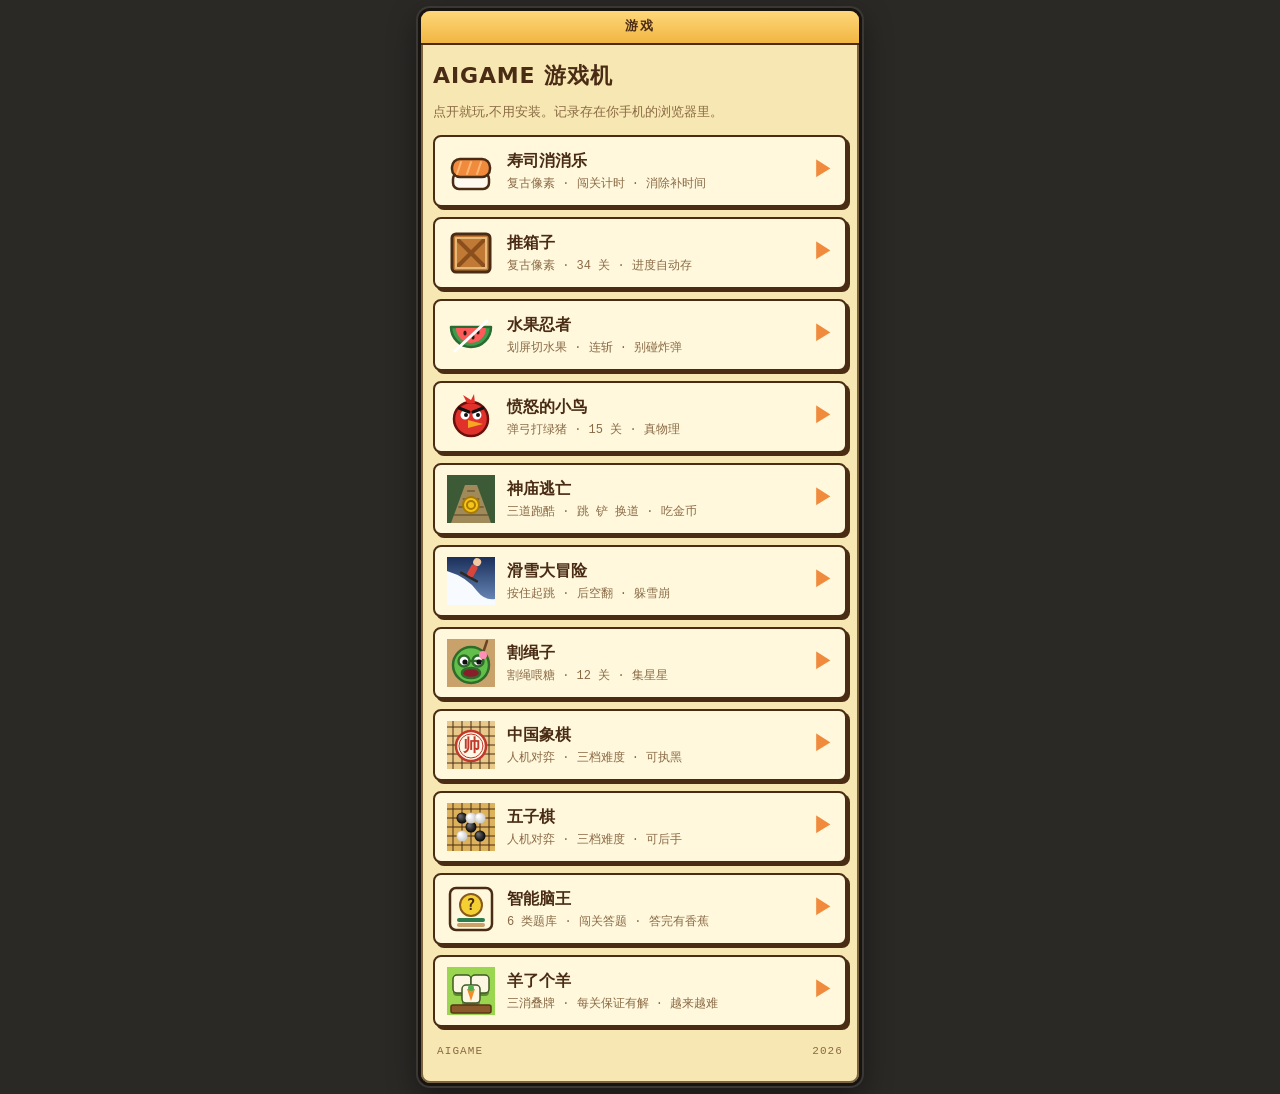
<file: index.html>
<!DOCTYPE html>
<html lang="zh-CN">
<head>
<meta charset="utf-8">
<meta name="viewport" content="width=device-width,initial-scale=1,viewport-fit=cover">
<meta name="theme-color" content="#2b2926">
<title>AIGAME 游戏机</title>
<style>
:root{--lcd:#f7e7b2;--lcd-deep:#eed58f;--card:#fff8dd;--ink:#4a2c15;--ink-soft:#8a6a45;--accent:#f08a3c;--bezel:#2b2926}
*{box-sizing:border-box}
html,body{margin:0;height:100%}
body{background:var(--bezel);color:var(--ink);font-family:"PingFang SC","Microsoft YaHei","Noto Sans CJK SC",system-ui,sans-serif;font-size:14px;line-height:1.5;-webkit-tap-highlight-color:transparent}
#phone{max-width:460px;margin:0 auto;min-height:100vh;min-height:100dvh;padding:8px 8px calc(8px + env(safe-area-inset-bottom));display:flex;flex-direction:column}
#screen{flex:1;background:var(--lcd);border:3px solid #17140f;border-radius:12px;box-shadow:inset 0 0 0 2px #7d6440,0 0 0 2px #3a3734,0 10px 30px rgba(0,0,0,.45);overflow:hidden;display:flex;flex-direction:column}
.bar{padding:6px 12px;background:linear-gradient(#ffd77a,#f0b642);border-bottom:2px solid var(--ink);font-family:ui-monospace,Menlo,Consolas,monospace;font-weight:700;letter-spacing:.12em;font-size:13px;text-align:center}
.menu{padding:14px 12px 12px;display:flex;flex-direction:column;gap:10px;flex:1}
h1{margin:0;font-size:22px;letter-spacing:.04em}
.lead{margin:0 0 4px;color:var(--ink-soft);font-size:13px}
a.item{display:grid;grid-template-columns:48px 1fr auto;align-items:center;gap:12px;padding:10px 12px;background:var(--card);border:2px solid var(--ink);border-radius:8px;box-shadow:3px 3px 0 var(--ink);color:inherit;text-decoration:none}
a.item:active{transform:translate(2px,2px);box-shadow:1px 1px 0 var(--ink)}
a.item canvas{width:48px;height:48px;display:block}
a.item .t{font-weight:700;font-size:16px;display:block}
a.item .s{display:block;color:var(--ink-soft);font-size:12px;margin-top:2px;font-family:ui-monospace,Menlo,Consolas,monospace}
a.item .go{color:var(--accent);font-weight:700;font-size:20px;font-family:ui-monospace,Menlo,Consolas,monospace}
.foot{margin-top:auto;font-family:ui-monospace,Menlo,Consolas,monospace;font-size:11px;color:var(--ink-soft);letter-spacing:.1em;display:flex;justify-content:space-between;padding:6px 4px 0}
</style>
</head>
<body>
<div id="phone"><div id="screen">
  <div class="bar">游戏</div>
  <div class="menu">
    <h1>AIGAME 游戏机</h1>
    <p class="lead">点开就玩,不用安装。记录存在你手机的浏览器里。</p>
    <a class="item" href="sushi-sokoban/index.html#sushi"><canvas data-icon="sushi"></canvas><span><span class="t">寿司消消乐</span><span class="s">复古像素 · 闯关计时 · 消除补时间</span></span><span class="go">▶</span></a>
    <a class="item" href="sushi-sokoban/index.html#sokoban"><canvas data-icon="sokoban"></canvas><span><span class="t">推箱子</span><span class="s">复古像素 · 34 关 · 进度自动存</span></span><span class="go">▶</span></a>
    <a class="item" href="fruit/index.html"><canvas data-icon="fruit"></canvas><span><span class="t">水果忍者</span><span class="s">划屏切水果 · 连斩 · 别碰炸弹</span></span><span class="go">▶</span></a>
    <a class="item" href="birds/index.html"><canvas data-icon="birds"></canvas><span><span class="t">愤怒的小鸟</span><span class="s">弹弓打绿猪 · 15 关 · 真物理</span></span><span class="go">▶</span></a>
    <a class="item" href="temple/index.html"><canvas data-icon="temple"></canvas><span><span class="t">神庙逃亡</span><span class="s">三道跑酷 · 跳 铲 换道 · 吃金币</span></span><span class="go">▶</span></a>
    <a class="item" href="ski/index.html"><canvas data-icon="ski"></canvas><span><span class="t">滑雪大冒险</span><span class="s">按住起跳 · 后空翻 · 躲雪崩</span></span><span class="go">▶</span></a>
    <a class="item" href="rope/index.html"><canvas data-icon="rope"></canvas><span><span class="t">割绳子</span><span class="s">割绳喂糖 · 12 关 · 集星星</span></span><span class="go">▶</span></a>
    <a class="item" href="xiangqi/index.html"><canvas data-icon="xiangqi"></canvas><span><span class="t">中国象棋</span><span class="s">人机对弈 · 三档难度 · 可执黑</span></span><span class="go">▶</span></a>
    <a class="item" href="gomoku/index.html"><canvas data-icon="gomoku"></canvas><span><span class="t">五子棋</span><span class="s">人机对弈 · 三档难度 · 可后手</span></span><span class="go">▶</span></a>
    <a class="item" href="quiz/index.html"><canvas data-icon="quiz"></canvas><span><span class="t">智能脑王</span><span class="s">6 类题库 · 闯关答题 · 答完有香蕉</span></span><span class="go">▶</span></a>
    <a class="item" href="sheep/index.html"><canvas data-icon="sheep"></canvas><span><span class="t">羊了个羊</span><span class="s">三消叠牌 · 每关保证有解 · 越来越难</span></span><span class="go">▶</span></a>
    <p class="foot"><span>AIGAME</span><span>2026</span></p>
  </div>
</div></div>
<script>
(function(){
const dpr=Math.min(3,window.devicePixelRatio||1);
const draw={
  sushi(g){g.fillStyle='#fffaf0';rr(g,6,26,36,16,6);g.fill();g.strokeStyle='#4a2c15';g.lineWidth=2.5;g.stroke();g.fillStyle='#f08a3c';rr(g,5,12,38,18,8);g.fill();g.stroke();g.strokeStyle='#ffb673';g.lineWidth=2;for(const x of [14,24,34]){g.beginPath();g.moveTo(x,15);g.lineTo(x-4,27);g.stroke();}},
  sokoban(g){g.fillStyle='#c07a35';rr(g,5,5,38,38,4);g.fill();g.strokeStyle='#4a2c15';g.lineWidth=3;g.stroke();g.strokeStyle='#8a4f1c';g.lineWidth=4;g.beginPath();g.moveTo(11,11);g.lineTo(37,37);g.moveTo(37,11);g.lineTo(11,37);g.stroke();g.strokeStyle='#e8b877';g.lineWidth=2;g.strokeRect(9,9,30,30);},
  xiangqi(g){g.fillStyle='#e8c98a';g.fillRect(0,0,48,48);g.strokeStyle='#4a2c15';g.lineWidth=1;for(let k=6;k<48;k+=9){g.beginPath();g.moveTo(k,0);g.lineTo(k,48);g.moveTo(0,k);g.lineTo(48,k);g.stroke();}g.fillStyle='#fff8e6';g.beginPath();g.arc(24,25,15,0,6.28);g.fill();g.strokeStyle='#c0392b';g.lineWidth=2.5;g.stroke();g.beginPath();g.arc(24,25,12,0,6.28);g.lineWidth=1;g.stroke();g.fillStyle='#c0392b';g.font='bold 17px "KaiTi","STKaiti",serif';g.textAlign='center';g.textBaseline='middle';g.fillText('帅',24,26);},
  gomoku(g){g.fillStyle='#dcb35c';g.fillRect(0,0,48,48);g.strokeStyle='#4a2c15';g.lineWidth=1;for(let k=6;k<48;k+=9){g.beginPath();g.moveTo(k,0);g.lineTo(k,48);g.moveTo(0,k);g.lineTo(48,k);g.stroke();}const st=(x,y,b)=>{const gr=g.createRadialGradient(x-2,y-2,1,x,y,5.5);if(b){gr.addColorStop(0,'#666');gr.addColorStop(1,'#050505');}else{gr.addColorStop(0,'#fff');gr.addColorStop(1,'#c9c9c9');}g.fillStyle=gr;g.beginPath();g.arc(x,y,5.5,0,6.28);g.fill();};st(15,15,1);st(24,24,1);st(33,33,1);st(24,15,0);st(15,33,0);st(33,15,0);},
  quiz(g){g.fillStyle='#fff8dd';rr(g,3,3,42,42,6);g.fill();g.strokeStyle='#4a2c15';g.lineWidth=2.5;g.stroke();g.fillStyle='#f5d033';g.beginPath();g.arc(24,20,11,0,6.28);g.fill();g.strokeStyle='#8a5a1a';g.lineWidth=2;g.stroke();g.fillStyle='#4a2c15';g.font='bold 15px ui-monospace,Menlo,Consolas,monospace';g.textAlign='center';g.textBaseline='middle';g.fillText('?',24,21);for(const y of [35,40]){g.fillStyle=y===35?'#2e7d4f':'#c9a26b';rr(g,10,y-2,28,4,2);g.fill();}},
  sheep(g){g.fillStyle='#9ad64f';g.fillRect(0,0,48,48);const tile=(x,y)=>{g.fillStyle='#5d8a33';rr(g,x,y+3,18,18,4);g.fill();g.fillStyle='#fdf6e3';rr(g,x,y,18,18,4);g.fill();g.strokeStyle='#3f5a25';g.lineWidth=1.5;g.stroke();};tile(6,8);tile(24,8);tile(15,18);g.fillStyle='#f28c28';g.beginPath();g.moveTo(20,22);g.lineTo(28,22);g.lineTo(24,34);g.closePath();g.fill();g.fillStyle='#4caf50';g.beginPath();g.arc(24,21,3,0,6.28);g.fill();g.fillStyle='#8b5a2b';rr(g,4,38,40,8,2);g.fill();g.strokeStyle='#5a3616';g.lineWidth=1.5;g.stroke();},
  fruit(g){g.fillStyle='#3f9a4a';g.beginPath();g.moveTo(6,16);g.arc(24,16,20,0,Math.PI);g.closePath();g.fill();g.strokeStyle='#2b6b33';g.lineWidth=2.5;g.stroke();g.fillStyle='#ff5a5a';g.beginPath();g.moveTo(9,17);g.arc(24,17,15,0,Math.PI);g.closePath();g.fill();g.fillStyle='#2a1a10';for(const p of [[18,22],[26,26],[31,21]]){g.beginPath();g.ellipse(p[0],p[1],1.6,2.6,0,0,6.28);g.fill();}g.strokeStyle='#fff';g.lineWidth=3;g.beginPath();g.moveTo(8,40);g.lineTo(40,10);g.stroke();},
  birds(g){g.fillStyle='#e0322b';g.beginPath();g.arc(24,26,17,0,6.28);g.fill();g.strokeStyle='#6b100c';g.lineWidth=2.5;g.stroke();g.fillStyle='#fff';g.beginPath();g.arc(18,22,4.5,0,6.28);g.arc(30,22,4.5,0,6.28);g.fill();g.fillStyle='#111';g.beginPath();g.arc(19,22,2,0,6.28);g.arc(31,22,2,0,6.28);g.fill();g.strokeStyle='#111';g.lineWidth=3;g.beginPath();g.moveTo(12,15);g.lineTo(22,19);g.moveTo(36,15);g.lineTo(26,19);g.stroke();g.fillStyle='#f5a623';g.beginPath();g.moveTo(21,27);g.lineTo(36,31);g.lineTo(21,35);g.closePath();g.fill();g.fillStyle='#e0322b';g.beginPath();g.moveTo(20,10);g.lineTo(16,2);g.lineTo(24,7);g.lineTo(27,1);g.lineTo(28,10);g.closePath();g.fill();},
  temple(g){g.fillStyle='#3d5a36';g.fillRect(0,0,48,48);g.fillStyle='#a08a5a';g.beginPath();g.moveTo(4,48);g.lineTo(18,10);g.lineTo(30,10);g.lineTo(44,48);g.closePath();g.fill();g.strokeStyle='rgba(60,40,20,.5)';g.lineWidth=1.5;for(let y=16;y<48;y+=8){g.beginPath();g.moveTo(24-(y-10)*0.55,y);g.lineTo(24+(y-10)*0.55,y);g.stroke();}g.fillStyle='#f5c518';g.beginPath();g.arc(24,30,8,0,6.28);g.fill();g.strokeStyle='#a87a00';g.lineWidth=2;g.stroke();g.beginPath();g.arc(24,30,4,0,6.28);g.stroke();},
  ski(g){const sky=g.createLinearGradient(0,0,0,48);sky.addColorStop(0,'#1b2f5a');sky.addColorStop(1,'#6f8fc0');g.fillStyle=sky;g.fillRect(0,0,48,48);g.fillStyle='#f7fbff';g.beginPath();g.moveTo(0,14);g.quadraticCurveTo(20,20,30,34);g.quadraticCurveTo(38,44,48,42);g.lineTo(48,48);g.lineTo(0,48);g.closePath();g.fill();g.save();g.translate(22,20);g.rotate(0.5);g.strokeStyle='#2b2926';g.lineWidth=2.5;g.beginPath();g.moveTo(-9,0);g.lineTo(9,0);g.stroke();g.fillStyle='#d9453a';rr(g,-3.5,-13,7,12,2);g.fill();g.fillStyle='#f2c9a0';g.beginPath();g.arc(0,-17,4,0,6.28);g.fill();g.restore();},
  rope(g){g.fillStyle='#c9a26b';g.fillRect(0,0,48,48);g.fillStyle='#62c04a';g.beginPath();g.arc(24,26,18,0,6.28);g.fill();g.strokeStyle='#2f6b2a';g.lineWidth=2.5;g.stroke();g.fillStyle='#fff';g.beginPath();g.arc(17,22,5.5,0,6.28);g.arc(31,22,5.5,0,6.28);g.fill();g.stroke();g.fillStyle='#111';g.beginPath();g.arc(18,23,2.6,0,6.28);g.arc(32,23,2.6,0,6.28);g.fill();g.fillStyle='#8a1d2a';g.beginPath();g.ellipse(24,34,9,5,0,0,6.28);g.fill();g.stroke();g.strokeStyle='#6b4423';g.lineWidth=2.5;g.beginPath();g.moveTo(40,2);g.lineTo(36,14);g.stroke();g.fillStyle='#ff8fb5';g.beginPath();g.arc(36,16,4,0,6.28);g.fill();}
};
function rr(g,x,y,w,h,r){g.beginPath();g.moveTo(x+r,y);g.arcTo(x+w,y,x+w,y+h,r);g.arcTo(x+w,y+h,x,y+h,r);g.arcTo(x,y+h,x,y,r);g.arcTo(x,y,x+w,y,r);g.closePath();}
document.querySelectorAll('canvas[data-icon]').forEach(cv=>{cv.width=48*dpr;cv.height=48*dpr;const g=cv.getContext('2d');g.scale(dpr,dpr);g.lineJoin='round';g.lineCap='round';const fn=draw[cv.dataset.icon];if(fn)fn(g);});
})();
</script>
</body>
</html>
</file>
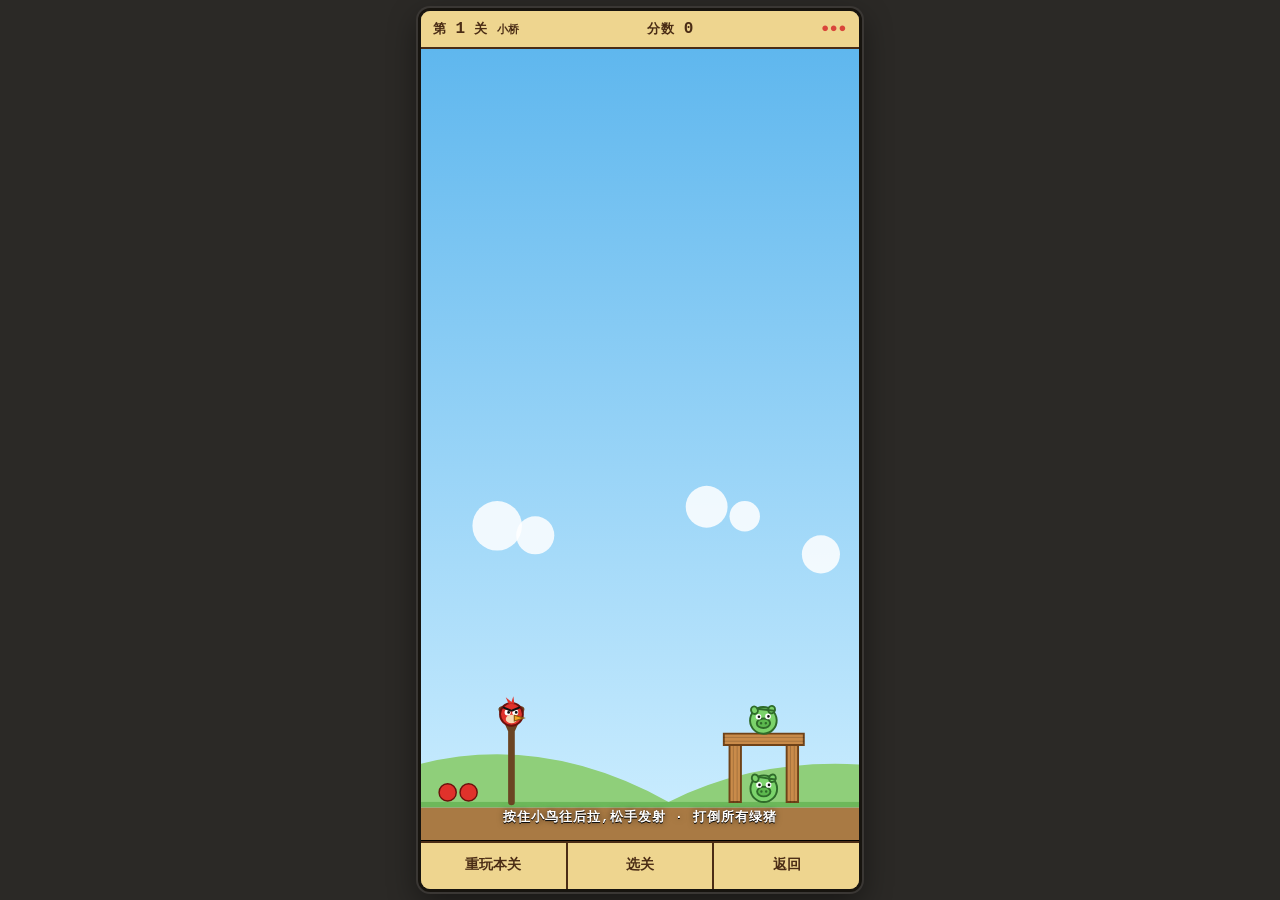
<file: birds/index.html>
<!DOCTYPE html>
<html lang="zh-CN">
<head>
<meta charset="utf-8">
<meta name="viewport" content="width=device-width,initial-scale=1,maximum-scale=1,user-scalable=no,viewport-fit=cover">
<meta name="theme-color" content="#2b2926">
<title>愤怒的小鸟</title>
<link rel="stylesheet" href="../common/shell.css">
</head>
<body>
<div id="phone"><div id="screen">
<div class="hud"><span>第 <b id="lvl">1</b> 关 <small id="lvlName"></small></span><span>分数 <b id="score">0</b></span><span id="birdsLeft" style="color:#d9453a">●●●</span></div>
<div class="stage" id="stage"><canvas id="cv"></canvas><div class="hint" id="hint">按住小鸟往后拉,松手发射 · 打倒所有绿猪</div></div>
<div class="softkeys"><button id="btnRestart">重玩本关</button><button id="btnSelect">选关</button><button data-go="../index.html">返回</button></div>
<div class="overlay" id="overlay" hidden></div>
</div></div>
<script src="../common/matter.min.js"></script>
<script src="../common/shell.js"></script>
<script>
/* ===== 物理规则 + 关卡(无 DOM,可被 tools/test-birds.mjs 在 Node 里加载检验) ===== */
/*BIRDS-ENGINE-START*/
const W0=460,H0=390,GROUND=350;
const SLING={x:95,y:305},REST={x:95,y:258},PULL=62,POWER=0.2;
const MAT={wood:{fill:'#c98b4a',line:'#6f4218',hp:9,density:0.0015},glass:{fill:'rgba(170,225,255,.8)',line:'#3f86b0',hp:5,density:0.001},stone:{fill:'#9aa3ad',line:'#3f474f',hp:20,density:0.0035}};
/* 关卡:blocks [x,y,w,h,材质](中心坐标,地面 y=350),pigs [x,y] */
const LEVELS=[
 {name:'小桥',birds:3,blocks:[[330,320,12,60,'wood'],[390,320,12,60,'wood'],[360,284,84,12,'wood']],pigs:[[360,336],[360,264]]},
 {name:'玻璃楼',birds:3,blocks:[[350,325,12,50,'glass'],[410,325,12,50,'glass'],[380,294,84,12,'glass'],[350,268,12,40,'glass'],[410,268,12,40,'glass'],[380,242,84,12,'glass']],pigs:[[380,336],[380,276],[380,226]]},
 {name:'石基',birds:4,blocks:[[380,338,100,24,'stone'],[350,300,12,52,'wood'],[410,300,12,52,'wood'],[380,268,76,12,'wood'],[380,244,30,36,'glass']],pigs:[[295,336],[380,212],[448,336]]},
 {name:'双塔',birds:5,blocks:[[296,320,12,60,'wood'],[340,320,12,60,'wood'],[318,284,60,12,'wood'],[318,262,24,32,'glass'],[396,322,12,56,'glass'],[444,322,12,56,'glass'],[420,288,64,12,'wood'],[420,266,28,32,'wood']],pigs:[[318,336],[420,336],[420,236]]},
 {name:'金字塔',birds:4,blocks:[[330,338,40,24,'stone'],[374,338,40,24,'stone'],[418,338,40,24,'stone'],[352,314,40,24,'wood'],[396,314,40,24,'wood'],[374,290,40,24,'glass'],[374,266,14,24,'wood']],pigs:[[286,336],[374,246],[452,336]]},
 {name:'高塔',birds:3,blocks:[[330,320,12,60,'wood'],[370,320,12,60,'wood'],[350,284,52,12,'wood'],[330,258,12,40,'wood'],[370,258,12,40,'wood'],[350,232,52,12,'wood'],[350,214,24,24,'glass']],pigs:[[350,336],[350,270],[350,188]]},
 {name:'石屋',birds:4,blocks:[[300,322,14,56,'stone'],[360,322,14,56,'stone'],[330,288,80,12,'stone'],[300,262,12,40,'wood'],[360,262,12,40,'wood'],[330,236,80,12,'wood']],pigs:[[330,336],[330,268],[330,216]]},
 {name:'三连排',birds:5,blocks:[[258,326,12,48,'wood'],[302,326,12,48,'wood'],[280,296,60,12,'wood'],[328,326,12,48,'glass'],[372,326,12,48,'glass'],[350,296,60,12,'glass'],[398,326,12,48,'wood'],[442,326,12,48,'wood'],[420,296,60,12,'stone']],pigs:[[280,336],[350,336],[420,336]]},
 {name:'悬空',birds:4,blocks:[[300,336,28,28,'wood'],[360,326,20,48,'glass'],[430,310,24,80,'glass']],pigs:[[300,308],[360,288],[430,256]]},
 {name:'城堡',birds:4,blocks:[[310,338,60,24,'stone'],[380,338,60,24,'stone'],[345,314,60,24,'wood'],[345,290,24,24,'glass']],pigs:[[345,264],[266,336],[430,336]]},
 {name:'玻璃塔',birds:4,blocks:[[336,325,14,50,'glass'],[384,325,14,50,'glass'],[360,294,64,12,'glass'],[336,268,14,40,'glass'],[384,268,14,40,'glass'],[360,242,64,12,'glass'],[336,218,14,36,'glass'],[384,218,14,36,'glass'],[360,194,64,12,'glass']],pigs:[[360,336],[360,274],[360,222],[360,174]]},
 {name:'石墙',birds:4,blocks:[[280,300,16,100,'stone'],[350,326,12,48,'wood'],[400,326,12,48,'wood'],[375,296,64,12,'wood']],pigs:[[375,336],[375,276],[280,236]]},
 {name:'摇摇欲坠',birds:3,blocks:[[320,310,12,80,'glass'],[360,310,12,80,'glass'],[340,264,60,12,'stone'],[420,326,20,48,'glass']],pigs:[[340,244],[340,336],[420,288]]},
 {name:'地堡',birds:5,blocks:[[360,338,80,24,'stone'],[330,306,14,40,'stone'],[390,306,14,40,'stone'],[360,280,80,12,'stone'],[440,320,20,60,'wood']],pigs:[[360,312],[360,260],[440,276]]},
 {name:'终极',birds:6,blocks:[[268,326,12,48,'glass'],[312,326,12,48,'glass'],[290,296,56,12,'glass'],[345,310,14,80,'stone'],[375,310,14,80,'stone'],[360,264,48,12,'stone'],[408,320,12,60,'wood'],[452,320,12,60,'wood'],[430,284,56,12,'wood']],pigs:[[290,336],[360,244],[430,336],[430,264]]}
];
const BirdsSim=(function(){
  const {Engine,Bodies,Body,Composite,Events,Vector}=Matter;
  function create(){
    const engine=Engine.create();engine.gravity.y=1;
    const st={engine:engine,world:engine.world,pigs:0,score:0,onDestroy:null};
    Events.on(engine,'collisionStart',ev=>{for(const pr of ev.pairs){const a=pr.bodyA,b=pr.bodyB;const rel=Vector.magnitude(Vector.sub(a.velocity,b.velocity));if(rel<1.6)continue;hit(st,a,rel,b);hit(st,b,rel,a);}});
    return st;
  }
  function loadLevel(st,L){
    Composite.clear(st.world,false);st.score=0;st.pigs=0;
    Composite.add(st.world,[
      Bodies.rectangle(W0/2,GROUND+40,W0*3,80,{isStatic:true,label:'ground',friction:0.8}),
      Bodies.rectangle(-40,H0/2,80,H0*4,{isStatic:true,label:'wall'}),
      Bodies.rectangle(W0+40,H0/2,80,H0*4,{isStatic:true,label:'wall'})
    ]);
    for(const b of L.blocks){const m=MAT[b[4]];const body=Bodies.rectangle(b[0],b[1],b[2],b[3],{density:m.density,friction:0.6,restitution:0.05,label:'block'});body.mat=b[4];body.hp=m.hp;body.hp0=m.hp;Composite.add(st.world,body);}
    for(const p of L.pigs){const body=Bodies.circle(p[0],p[1],14,{density:0.001,friction:0.6,restitution:0.2,label:'pig'});body.hp=6;body.hp0=6;Composite.add(st.world,body);st.pigs++;}
  }
  function hit(st,body,rel,other){
    if(body.hp==null||body.dead)return;
    const k=other.label==='bird'?1.0:(other.label==='ground'||other.label==='wall'?0.45:0.7);
    body.hp-=rel*k;if(body.hp<=0)destroy(st,body);
  }
  function destroy(st,body){
    body.dead=true;Composite.remove(st.world,body);
    if(body.label==='pig'){st.pigs--;st.score+=5000;}else st.score+=500;
    if(st.onDestroy)st.onDestroy(body);
  }
  function makeBird(st){
    // 不能在创建时就 isStatic:true,否则 setStatic(false) 会把质量恢复成无穷大,小鸟发不出去
    const b=Bodies.circle(REST.x,REST.y,12,{density:0.004,restitution:0.45,friction:0.7,label:'bird'});
    Body.setStatic(b,true);Composite.add(st.world,b);return b;
  }
  function launch(st,b,dx,dy){Body.setStatic(b,false);Body.setDensity(b,0.004);Body.setVelocity(b,{x:dx*POWER,y:dy*POWER});}
  function step(st){Engine.update(st.engine,1000/60);}
  function birdDone(b,flyT){const p=b.position;return !isFinite(p.x)||!isFinite(p.y)||(b.speed<0.25&&flyT>1.2)||p.y>H0+60||p.x>W0+40||p.x<-40||flyT>7;}
  function remove(st,b){Composite.remove(st.world,b);}
  function bodies(st){return Composite.allBodies(st.world);}
  return {create:create,loadLevel:loadLevel,makeBird:makeBird,launch:launch,step:step,birdDone:birdDone,remove:remove,bodies:bodies};
})();
/*BIRDS-ENGINE-END*/

(function(){
'use strict';
const {$,clamp,store,fit,watchResize,pointerPos,dialog,closeDialog,bindNav,makeFx}=Shell;
const {Body}=Matter;
bindNav();
const cv=$('#cv'),g=cv.getContext('2d'),stage=$('#stage'),overlay=$('#overlay'),hint=$('#hint');
const fx=makeFx();
let W=0,H=0,dpr=1,sc=1,ox=0,oy=0;
const sim=BirdsSim.create();
const S={lvl:0,birdsLeft:0,bird:null,flying:false,flyT:0,drag:null,acc:0,over:false,modal:null};
const prog=store.get('aigame.birds.prog',{done:{},cur:0});
sim.onDestroy=body=>{const p=body.position;
  if(body.label==='pig'){fx.pop('+5000',p.x,p.y-20,'#fff',16);fx.burst(p.x,p.y,'#7bd36b',14,90,3);}
  else{fx.pop('+500',p.x,p.y-16,'#ffe8a0',12);fx.burst(p.x,p.y,MAT[body.mat].fill,10,70,3);}
  hud();};
function resize(){const f=fit(cv,stage);W=f.w;H=f.h;dpr=f.dpr;sc=Math.min(W/W0,H/H0);ox=(W-W0*sc)/2;oy=H-H0*sc;}
function load(n){
  n=clamp(n,0,LEVELS.length-1);S.lvl=n;prog.cur=n;store.set('aigame.birds.prog',prog);
  S.over=false;S.flying=false;S.drag=null;S.bird=null;S.modal=null;closeDialog(overlay);fx.clear();
  BirdsSim.loadLevel(sim,LEVELS[n]);S.birdsLeft=LEVELS[n].birds;loadBird();hud();
}
function loadBird(){if(S.birdsLeft<=0){S.bird=null;return;}S.birdsLeft--;S.bird=BirdsSim.makeBird(sim);S.flying=false;S.flyT=0;hud();}
function hud(){$('#lvl').textContent=S.lvl+1;$('#lvlName').textContent=LEVELS[S.lvl].name;$('#score').textContent=sim.score;$('#birdsLeft').textContent='●'.repeat(S.birdsLeft+(S.bird&&!S.flying?1:0))||'○';}
function update(dt){
  S.acc=Math.min(S.acc+dt,0.1);
  while(S.acc>=1/60){BirdsSim.step(sim);S.acc-=1/60;}
  fx.update(dt,400);
  if(S.over)return;
  if(S.flying&&S.bird){
    S.flyT+=dt;
    if(BirdsSim.birdDone(S.bird,S.flyT)){BirdsSim.remove(sim,S.bird);S.bird=null;S.flying=false;if(sim.pigs>0){if(S.birdsLeft>0)loadBird();else{S.over=true;setTimeout(fail,400);}}}
  }
  if(sim.pigs<=0&&!S.over){S.over=true;setTimeout(win,900);}
}
function win(){
  const bonus=(S.birdsLeft+(S.bird&&!S.flying?1:0))*5000;sim.score+=bonus;hud();
  const prev=prog.done[S.lvl];if(prev==null||sim.score>prev)prog.done[S.lvl]=sim.score;store.set('aigame.birds.prog',prog);
  const last=S.lvl>=LEVELS.length-1;const btns=[];
  if(!last)btns.push({label:'下一关',primary:true,onClick(){load(S.lvl+1);}});
  btns.push({label:'重玩',onClick(){load(S.lvl);}});btns.push({label:'选关',onClick(){selectDialog();}});
  S.modal=()=>dialog(overlay,{title:last?'全部通关!':'第 '+(S.lvl+1)+' 关 通过!',lines:['得分 '+sim.score+(bonus?' (剩余小鸟 +'+bonus+')':''),'本关最高 '+prog.done[S.lvl]],buttons:btns});S.modal();
}
function fail(){
  S.modal=()=>dialog(overlay,{title:'小鸟用完了',lines:['还剩 '+sim.pigs+' 只猪','得分 '+sim.score],buttons:[{label:'再试一次',primary:true,onClick(){load(S.lvl);}},{label:'选关',onClick(){selectDialog();}}]});S.modal();
}
function selectDialog(){
  S.modal=selectDialog;
  dialog(overlay,{title:'选择关卡',build(d){const grid=document.createElement('div');grid.className='lvgrid';
    LEVELS.forEach((L,i)=>{const b=document.createElement('button');b.innerHTML=(i+1)+'<small>'+(prog.done[i]!=null?prog.done[i]:L.name)+'</small>';if(prog.done[i]!=null)b.classList.add('done');if(i===S.lvl)b.classList.add('cur');b.title=L.name;b.addEventListener('click',()=>{closeDialog(overlay);load(i);});grid.appendChild(b);});
    d.appendChild(grid);},buttons:[{label:'关闭',onClick(){S.modal=null;}}]});
}
/* 输入:拉弓 */
function toWorld(p){return {x:(p.x-ox)/sc,y:(p.y-oy)/sc};}
cv.addEventListener('pointerdown',e=>{
  if(S.modal||S.over)return;e.preventDefault();hint.hidden=true;
  if(!S.bird||S.flying)return;const p=toWorld(pointerPos(cv,e));
  if(Math.hypot(p.x-REST.x,p.y-REST.y)<70){S.drag={id:e.pointerId};try{cv.setPointerCapture(e.pointerId);}catch(err){}dragTo(p);}
});
cv.addEventListener('pointermove',e=>{if(!S.drag||!S.bird||S.flying)return;dragTo(toWorld(pointerPos(cv,e)));});
function dragTo(p){let dx=p.x-REST.x,dy=p.y-REST.y;const d=Math.hypot(dx,dy);if(d>PULL){dx*=PULL/d;dy*=PULL/d;}Body.setPosition(S.bird,{x:REST.x+dx,y:REST.y+dy});}
function release(){
  if(!S.drag)return;S.drag=null;const b=S.bird;if(!b||S.flying)return;
  const dx=REST.x-b.position.x,dy=REST.y-b.position.y;
  if(Math.hypot(dx,dy)<8){Body.setPosition(b,REST);return;}
  BirdsSim.launch(sim,b,dx,dy);S.flying=true;S.flyT=0;hud();
}
cv.addEventListener('pointerup',release);cv.addEventListener('pointercancel',release);
/* 绘制 */
function render(){
  g.setTransform(1,0,0,1,0,0);
  const sky=g.createLinearGradient(0,0,0,H);sky.addColorStop(0,'#5fb7ee');sky.addColorStop(1,'#cdeeff');g.fillStyle=sky;g.fillRect(0,0,W,H);
  g.setTransform(sc,0,0,sc,ox,oy);
  g.fillStyle='rgba(255,255,255,.85)';for(const c of [[80,60,26],[120,70,20],[300,40,22],[340,50,16],[420,90,20]]){g.beginPath();g.arc(c[0],c[1],c[2],0,6.28);g.fill();}
  g.fillStyle='#8fcf7a';g.beginPath();g.moveTo(-100,GROUND);g.quadraticCurveTo(80,250,260,GROUND);g.quadraticCurveTo(420,270,640,GROUND);g.fill();
  g.fillStyle='#6db85a';g.fillRect(-100,GROUND,W0+200,6);g.fillStyle='#a97a44';g.fillRect(-100,GROUND+6,W0+200,H0);
  g.lineCap='round';g.strokeStyle='#6b4423';g.lineWidth=7;g.beginPath();g.moveTo(SLING.x,SLING.y+45);g.lineTo(SLING.x,SLING.y-30);g.lineTo(SLING.x-10,SLING.y-52);g.moveTo(SLING.x,SLING.y-30);g.lineTo(SLING.x+10,SLING.y-52);g.stroke();
  const b=S.bird;
  if(b&&!S.flying&&S.drag){g.strokeStyle='#3a2410';g.lineWidth=4;g.beginPath();g.moveTo(SLING.x-10,SLING.y-52);g.lineTo(b.position.x,b.position.y);g.lineTo(SLING.x+10,SLING.y-52);g.stroke();
    const vx=(REST.x-b.position.x)*POWER,vy=(REST.y-b.position.y)*POWER;g.fillStyle='rgba(255,255,255,.7)';for(let t=4;t<=70;t+=6){const x=b.position.x+vx*t,y=b.position.y+vy*t+0.5*0.278*t*t;if(y>GROUND)break;g.beginPath();g.arc(x,y,2.2,0,6.28);g.fill();}}
  for(const body of BirdsSim.bodies(sim)){
    if(body.isStatic&&body.label!=='bird')continue;
    g.save();g.translate(body.position.x,body.position.y);g.rotate(body.angle);
    if(body.label==='block'){const m=MAT[body.mat];const v=body.vertices;const w=Math.hypot(v[1].x-v[0].x,v[1].y-v[0].y),h=Math.hypot(v[2].x-v[1].x,v[2].y-v[1].y);
      g.fillStyle=m.fill;g.fillRect(-w/2,-h/2,w,h);g.lineWidth=2;g.strokeStyle=m.line;g.strokeRect(-w/2,-h/2,w,h);
      if(body.mat==='wood'){g.strokeStyle='rgba(0,0,0,.18)';g.lineWidth=1;for(let i=1;i<3;i++){g.beginPath();if(w>h){g.moveTo(-w/2,-h/2+h*i/3);g.lineTo(w/2,-h/2+h*i/3);}else{g.moveTo(-w/2+w*i/3,-h/2);g.lineTo(-w/2+w*i/3,h/2);}g.stroke();}}
      if(body.hp<body.hp0*0.5){g.strokeStyle='rgba(0,0,0,.6)';g.lineWidth=1.5;g.beginPath();g.moveTo(-w*0.3,-h*0.4);g.lineTo(0,0);g.lineTo(w*0.25,h*0.35);g.moveTo(0,0);g.lineTo(w*0.3,-h*0.2);g.stroke();}
    }else if(body.label==='pig'){const r=14;g.fillStyle='#7bd36b';g.beginPath();g.arc(0,0,r,0,6.28);g.fill();g.lineWidth=2;g.strokeStyle='#2f6b2a';g.stroke();
      g.fillStyle='#5cb84e';g.beginPath();g.ellipse(0,3,7,5,0,0,6.28);g.fill();g.stroke();g.fillStyle='#2f6b2a';g.beginPath();g.arc(-2.5,3,1.3,0,6.28);g.arc(2.5,3,1.3,0,6.28);g.fill();
      g.fillStyle='#fff';g.beginPath();g.arc(-5,-4,3,0,6.28);g.arc(5,-4,3,0,6.28);g.fill();g.fillStyle='#111';g.beginPath();g.arc(-4.5,-4,1.4,0,6.28);g.arc(5.5,-4,1.4,0,6.28);g.fill();
      g.fillStyle='#7bd36b';g.beginPath();g.ellipse(-9,-11,3.5,4,-0.4,0,6.28);g.ellipse(9,-11,3.5,4,0.4,0,6.28);g.fill();g.stroke();
    }else if(body.label==='bird'){const r=12;g.fillStyle='#e0322b';g.beginPath();g.arc(0,0,r,0,6.28);g.fill();g.lineWidth=2;g.strokeStyle='#6b100c';g.stroke();
      g.fillStyle='#f6d9b5';g.beginPath();g.ellipse(0,5,6,4.5,0,0,6.28);g.fill();
      g.fillStyle='#fff';g.beginPath();g.arc(-4,-2,3.2,0,6.28);g.arc(4,-2,3.2,0,6.28);g.fill();g.fillStyle='#111';g.beginPath();g.arc(-3,-2,1.5,0,6.28);g.arc(5,-2,1.5,0,6.28);g.fill();
      g.strokeStyle='#111';g.lineWidth=2.2;g.beginPath();g.moveTo(-8,-7);g.lineTo(-1,-4);g.moveTo(8,-7);g.lineTo(1,-4);g.stroke();
      g.fillStyle='#f5a623';g.beginPath();g.moveTo(3,1);g.lineTo(13,4);g.lineTo(3,7);g.closePath();g.fill();g.strokeStyle='#8a5a10';g.lineWidth=1.2;g.stroke();
      g.fillStyle='#e0322b';g.beginPath();g.moveTo(-3,-11);g.lineTo(-6,-18);g.lineTo(0,-13);g.lineTo(2,-19);g.lineTo(3,-11);g.closePath();g.fill();
    }
    g.restore();
  }
  for(let i=0;i<S.birdsLeft;i++){g.fillStyle='#e0322b';g.beginPath();g.arc(50-i*22,GROUND-10,9,0,6.28);g.fill();g.lineWidth=1.5;g.strokeStyle='#6b100c';g.stroke();}
  fx.draw(g,1);
}
$('#btnRestart').addEventListener('click',()=>load(S.lvl));
$('#btnSelect').addEventListener('click',()=>{if(!S.modal)selectDialog();});
resize();watchResize(stage,resize);
load(clamp(prog.cur||0,0,LEVELS.length-1));
Shell.makeLoop(dt=>{if(!S.modal)update(dt);render();}).start();
})();
</script>
</body>
</html>
</file>
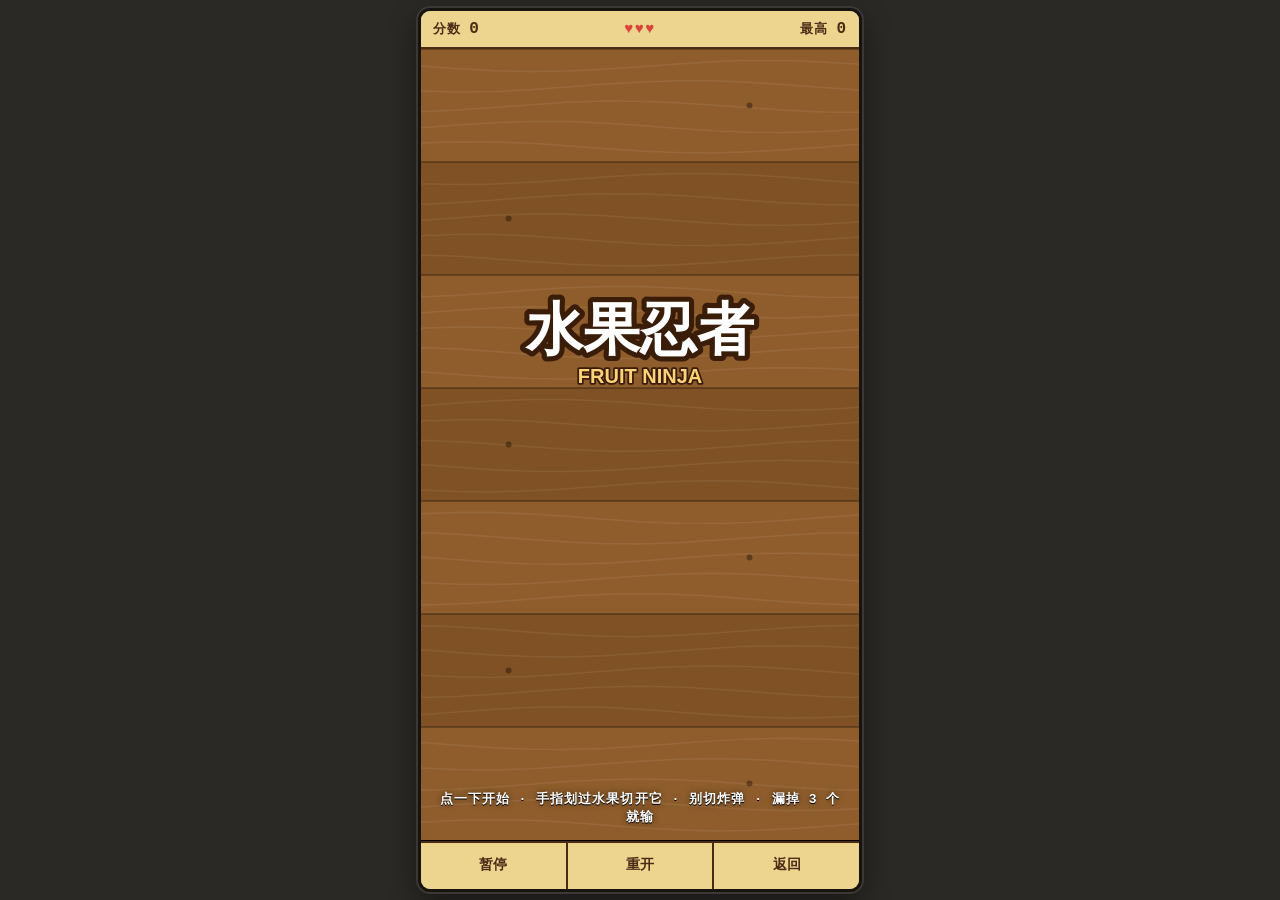
<file: fruit/index.html>
<!DOCTYPE html>
<html lang="zh-CN">
<head>
<meta charset="utf-8">
<meta name="viewport" content="width=device-width,initial-scale=1,maximum-scale=1,user-scalable=no,viewport-fit=cover">
<meta name="theme-color" content="#2b2926">
<title>水果忍者</title>
<link rel="stylesheet" href="../common/shell.css">
</head>
<body>
<div id="phone"><div id="screen">
<div class="hud"><span>分数 <b id="score">0</b></span><span class="lives" id="lives">♥♥♥</span><span>最高 <b id="best">0</b></span></div>
<div class="stage" id="stage"><canvas id="cv"></canvas><div class="hint" id="hint">点一下开始 · 手指划过水果切开它 · 别切炸弹 · 漏掉 3 个就输</div></div>
<div class="softkeys"><button id="btnPause">暂停</button><button id="btnRestart">重开</button><button data-go="../index.html">返回</button></div>
<div class="overlay" id="overlay" hidden></div>
</div></div>
<script src="../common/shell.js"></script>
<script>
(function(){
'use strict';
const {$,clamp,rand,store,fit,watchResize,makeLoop,pointerPos,dialog,bindNav,text,makeFx}=Shell;
bindNav();
const cv=$('#cv'),g=cv.getContext('2d'),stage=$('#stage'),overlay=$('#overlay'),hint=$('#hint');
const elScore=$('#score'),elLives=$('#lives'),elBest=$('#best');
let W=0,H=0,dpr=1,bg=null;
const FR=[
 {skin:'#3f9a4a',rim:'#2b6b33',flesh:'#ff5a5a',juice:'#ff4b4b',seeds:true,r:1.0},
 {skin:'#ff9a2e',rim:'#c96f14',flesh:'#ffd27a',juice:'#ffb340',r:0.8},
 {skin:'#e63e3e',rim:'#a52323',flesh:'#fff2c9',juice:'#ffdf7a',r:0.75},
 {skin:'#e9d95c',rim:'#b3a23a',flesh:'#fffbe0',juice:'#f5ec9a',r:0.8},
 {skin:'#b8213b',rim:'#7d1327',flesh:'#ff3d5e',juice:'#ff3d5e',r:0.85},
 {skin:'#8a6a3a',rim:'#5c4420',flesh:'#8fd15a',juice:'#a5e06a',r:0.7}
];
const fx=makeFx();
const S={state:'ready',score:0,best:store.get('aigame.fruit.best',0),lives:3,fruits:[],halves:[],stains:[],trail:[],t:0,spawnT:1,comboN:0,comboT:0,shake:0,flash:0,modal:null,down:false,last:null};
const base=()=>Math.min(W,H)*0.075;

function resize(){const f=fit(cv,stage);W=f.w;H=f.h;dpr=f.dpr;bg=makeBg();}
function makeBg(){
  const c=document.createElement('canvas');c.width=W;c.height=H;const b=c.getContext('2d');
  b.fillStyle='#8a5a2b';b.fillRect(0,0,W,H);
  const ph=Math.max(40,H/7);
  for(let y=0,k=0;y<H;y+=ph,k++){
    b.fillStyle=(k%2)?'#7f5124':'#8f5d2c';b.fillRect(0,y,W,ph);
    b.strokeStyle='rgba(0,0,0,.28)';b.lineWidth=2*dpr;b.beginPath();b.moveTo(0,y);b.lineTo(W,y);b.stroke();
    b.strokeStyle='rgba(255,255,255,.07)';b.lineWidth=1.5*dpr;
    for(let i=0;i<5;i++){const yy=y+ph*(0.15+i*0.18);b.beginPath();b.moveTo(0,yy);for(let x=0;x<=W;x+=W/12)b.lineTo(x,yy+Math.sin(x/W*6+i+k)*ph*0.05);b.stroke();}
    b.fillStyle='rgba(0,0,0,.35)';const nx=(k%2)?W*0.2:W*0.75;b.beginPath();b.arc(nx,y+ph*0.5,3*dpr,0,6.28);b.fill();
  }
  return c;
}
function reset(){S.score=0;S.lives=3;S.fruits=[];S.halves=[];S.stains=[];S.trail=[];S.t=0;S.spawnT=0.5;S.comboN=0;S.comboT=0;S.shake=0;S.flash=0;fx.clear();hud();}
function start(){reset();S.state='play';hint.hidden=true;}
function hud(){elScore.textContent=S.score;elBest.textContent=Math.max(S.best,S.score);elLives.textContent='♥'.repeat(S.lives)+'♡'.repeat(Math.max(0,3-S.lives));}

function spawnWave(){
  const n=1+Math.floor(Math.random()*Math.min(4,1+S.score/12));
  for(let i=0;i<n;i++){
    const bomb=S.score>8&&Math.random()<0.1+Math.min(0.15,S.score/400);
    const type=FR[Math.floor(Math.random()*FR.length)];
    const r=base()*(bomb?0.8:type.r);
    const x=rand(0.15,0.85)*W;
    const hmax=rand(0.55,0.9)*H,G=H*1.5;
    S.fruits.push({type,bomb,x,y:H+r,vx:(W/2-x)*0.5+rand(-0.12,0.12)*W,vy:-Math.sqrt(2*G*hmax),r,rot:rand(0,6.28),vrot:rand(-3,3),delay:i*0.13});
  }
}
function update(dt){
  if(S.state!=='play')return;
  S.t+=dt;const G=H*1.5;
  S.spawnT-=dt;if(S.spawnT<=0){spawnWave();S.spawnT=Math.max(0.55,1.4-S.score*0.01);}
  for(const f of S.fruits){if(f.delay>0){f.delay-=dt;continue;}f.x+=f.vx*dt;f.y+=f.vy*dt;f.vy+=G*dt;f.rot+=f.vrot*dt;}
  for(let i=S.fruits.length-1;i>=0;i--){const f=S.fruits[i];if(f.delay<=0&&f.y>H+f.r*2&&f.vy>0){S.fruits.splice(i,1);if(!f.bomb)miss(f);}}
  for(const h of S.halves){h.x+=h.vx*dt;h.y+=h.vy*dt;h.vy+=G*dt;h.rot+=h.vrot*dt;}
  for(let i=S.halves.length-1;i>=0;i--)if(S.halves[i].y>H+base()*3)S.halves.splice(i,1);
  for(const s of S.stains)s.a-=dt*0.3;
  for(let i=S.stains.length-1;i>=0;i--)if(S.stains[i].a<=0)S.stains.splice(i,1);
  const now=performance.now();S.trail=S.trail.filter(p=>now-p.t<160);
  if(S.comboN>0){S.comboT-=dt;if(S.comboT<=0){if(S.comboN>=3){const bonus=S.comboN*2;S.score+=bonus;fx.pop(S.comboN+' 连斩 +'+bonus,W/2,H*0.3,'#ffe066',26*dpr);hud();}S.comboN=0;}}
  fx.update(dt,H*1.2);
  if(S.shake>0)S.shake-=dt;if(S.flash>0)S.flash-=dt;
}
function miss(f){S.lives--;fx.pop('漏了',f.x,H*0.85,'#ff6b6b',20*dpr);hud();if(S.lives<=0)gameOver('水果掉光了');}
function slice(f,ang){
  const i=S.fruits.indexOf(f);if(i>=0)S.fruits.splice(i,1);
  if(f.bomb){S.flash=0.5;S.shake=0.6;fx.burst(f.x,f.y,'#ffcc33',24,H*0.6,6*dpr);fx.burst(f.x,f.y,'#333',16,H*0.4,5*dpr);S.state='dying';setTimeout(()=>gameOver('切到炸弹了'),650);return;}
  S.score++;S.comboN++;S.comboT=0.35;hud();
  const t=f.type;const nx=Math.cos(ang+Math.PI/2),ny=Math.sin(ang+Math.PI/2);const sp=H*0.22;
  for(const side of [-1,1])S.halves.push({type:t,x:f.x+nx*side*2,y:f.y+ny*side*2,vx:f.vx+nx*side*sp,vy:f.vy+ny*side*sp-H*0.12,r:f.r,rot:ang,vrot:side*rand(2,5),side});
  S.stains.push({x:f.x,y:f.y,r:f.r*rand(1.2,1.8),c:t.juice,a:0.9,rot:rand(0,6.28)});
  fx.burst(f.x,f.y,t.juice,10,H*0.5,4*dpr);
  fx.pop('+1',f.x,f.y-f.r,'#fff',16*dpr);
}
function drawFruit(f){
  g.save();g.translate(f.x,f.y);g.rotate(f.rot);const r=f.r;
  if(f.bomb){
    g.beginPath();g.arc(0,0,r,0,6.28);g.fillStyle='#23232a';g.fill();g.lineWidth=r*0.1;g.strokeStyle='#000';g.stroke();
    g.beginPath();g.arc(-r*0.3,-r*0.3,r*0.35,0,6.28);g.fillStyle='rgba(255,255,255,.18)';g.fill();
    g.lineWidth=r*0.12;g.strokeStyle='#c8a165';g.beginPath();g.moveTo(0,-r*0.9);g.quadraticCurveTo(r*0.4,-r*1.4,r*0.6,-r*1.2);g.stroke();
    const sp=0.6+0.4*Math.sin(S.t*30);g.beginPath();g.arc(r*0.6,-r*1.2,r*0.22*sp,0,6.28);g.fillStyle='#ffd23f';g.fill();
    text(g,'!',0,r*0.05,r*1.2,'#ff5555',null);
  }else{
    const t=f.type;
    g.beginPath();g.arc(0,0,r,0,6.28);g.fillStyle=t.skin;g.fill();g.lineWidth=r*0.12;g.strokeStyle=t.rim;g.stroke();
    if(t.seeds){g.strokeStyle=t.rim;g.lineWidth=r*0.14;for(let i=0;i<4;i++){g.beginPath();g.moveTo(0,-r);g.quadraticCurveTo((i-1.5)*r*0.6,0,0,r);g.stroke();}}
    g.beginPath();g.ellipse(-r*0.35,-r*0.4,r*0.25,r*0.15,-0.6,0,6.28);g.fillStyle='rgba(255,255,255,.35)';g.fill();
    if(!t.seeds){g.fillStyle='#5a8a3a';g.beginPath();g.ellipse(r*0.1,-r*0.95,r*0.28,r*0.12,0.5,0,6.28);g.fill();}
  }
  g.restore();
}
function drawHalf(h){
  g.save();g.translate(h.x,h.y);g.rotate(h.rot);const r=h.r,s=h.side;const a0=s>0?0:Math.PI,a1=s>0?Math.PI:Math.PI*2;
  g.beginPath();g.arc(0,0,r,a0,a1);g.closePath();g.fillStyle=h.type.skin;g.fill();g.lineWidth=r*0.12;g.strokeStyle=h.type.rim;g.stroke();
  g.beginPath();g.arc(0,0,r*0.82,a0,a1);g.closePath();g.fillStyle=h.type.flesh;g.fill();
  if(h.type.seeds){g.fillStyle='#2a1a10';for(let i=-2;i<=2;i++){g.beginPath();g.ellipse(i*r*0.28,s*r*0.4,r*0.06,r*0.1,0,0,6.28);g.fill();}}
  g.restore();
}
function render(){
  g.setTransform(1,0,0,1,0,0);g.clearRect(0,0,W,H);
  if(S.shake>0)g.translate(rand(-1,1)*8*dpr,rand(-1,1)*8*dpr);
  if(bg)g.drawImage(bg,0,0);
  for(const s of S.stains){g.save();g.globalAlpha=Math.max(0,s.a)*0.7;g.translate(s.x,s.y);g.rotate(s.rot);g.fillStyle=s.c;g.beginPath();for(let i=0;i<9;i++){const a=i/9*6.28;const rr=s.r*(0.7+((i*7)%3)*0.15);g.lineTo(Math.cos(a)*rr,Math.sin(a)*rr*0.8);}g.closePath();g.fill();g.restore();}
  for(const h of S.halves)drawHalf(h);
  for(const f of S.fruits)if(f.delay<=0)drawFruit(f);
  if(S.trail.length>1){g.lineCap='round';g.lineJoin='round';const now=performance.now();for(let i=1;i<S.trail.length;i++){const a=Math.max(0,1-(now-S.trail[i].t)/160);g.strokeStyle='rgba(255,255,255,'+(a*0.9).toFixed(2)+')';g.lineWidth=(2+a*8)*dpr;g.beginPath();g.moveTo(S.trail[i-1].x,S.trail[i-1].y);g.lineTo(S.trail[i].x,S.trail[i].y);g.stroke();}}
  fx.draw(g,1);
  if(S.flash>0){g.fillStyle='rgba(255,255,255,'+Math.min(1,S.flash*1.6).toFixed(2)+')';g.fillRect(-20,-20,W+40,H+40);}
  if(S.state==='ready'){text(g,'水果忍者',W/2,H*0.36,Math.min(W,H)*0.13,'#fff','#3a1d08');text(g,'FRUIT NINJA',W/2,H*0.36+Math.min(W,H)*0.1,Math.min(W,H)*0.045,'#ffd27a','#3a1d08');}
}
function segDist(a,b,p){const dx=b.x-a.x,dy=b.y-a.y;const l2=dx*dx+dy*dy;let t=l2?((p.x-a.x)*dx+(p.y-a.y)*dy)/l2:0;t=clamp(t,0,1);return Math.hypot(p.x-(a.x+dx*t),p.y-(a.y+dy*t));}
function addPoint(p){
  const now=performance.now();
  if(S.last&&S.state==='play'){const a=S.last,b=p;if(Math.hypot(b.x-a.x,b.y-a.y)>2*dpr){const ang=Math.atan2(b.y-a.y,b.x-a.x);for(const f of S.fruits.slice()){if(S.state!=='play')break;if(f.delay>0)continue;if(segDist(a,b,f)<f.r)slice(f,ang);}}}
  S.last=p;S.trail.push({x:p.x,y:p.y,t:now});if(S.trail.length>16)S.trail.shift();
}
cv.addEventListener('pointerdown',e=>{
  if(S.modal)return;e.preventDefault();
  if(S.state==='ready'||S.state==='over'){start();return;}
  if(S.state!=='play')return;
  S.down=true;S.last=null;S.trail=[];try{cv.setPointerCapture(e.pointerId);}catch(err){}
  addPoint(pointerPos(cv,e));
});
cv.addEventListener('pointermove',e=>{if(!S.down||S.state!=='play')return;addPoint(pointerPos(cv,e));});
const end=()=>{S.down=false;S.last=null;};
cv.addEventListener('pointerup',end);cv.addEventListener('pointercancel',end);
function gameOver(reason){
  S.state='over';S.down=false;if(S.score>S.best){S.best=S.score;store.set('aigame.fruit.best',S.best);}hud();
  S.modal=()=>dialog(overlay,{title:reason,lines:['本局 '+S.score+' 分','最高 '+S.best+' 分'],buttons:[{label:'再来一局',primary:true,onClick(){S.modal=null;start();}},{label:'返回',onClick(){location.href='../index.html';}}]});
  S.modal();
}
function pause(){
  if(S.state!=='play'||S.modal)return;S.down=false;
  S.modal=()=>dialog(overlay,{title:'暂停',lines:['分数 '+S.score],buttons:[{label:'继续',primary:true,onClick(){S.modal=null;}},{label:'重开',onClick(){S.modal=null;start();}},{label:'返回',onClick(){location.href='../index.html';}}]});
  S.modal();
}
$('#btnPause').addEventListener('click',pause);
$('#btnRestart').addEventListener('click',()=>{Shell.closeDialog(overlay);S.modal=null;start();});
document.addEventListener('visibilitychange',()=>{if(document.hidden)pause();});
resize();watchResize(stage,resize);hud();
Shell.makeLoop(dt=>{if(!S.modal)update(dt);render();}).start();
if(location.hash==='#auto')start();
})();
</script>
</body>
</html>
</file>
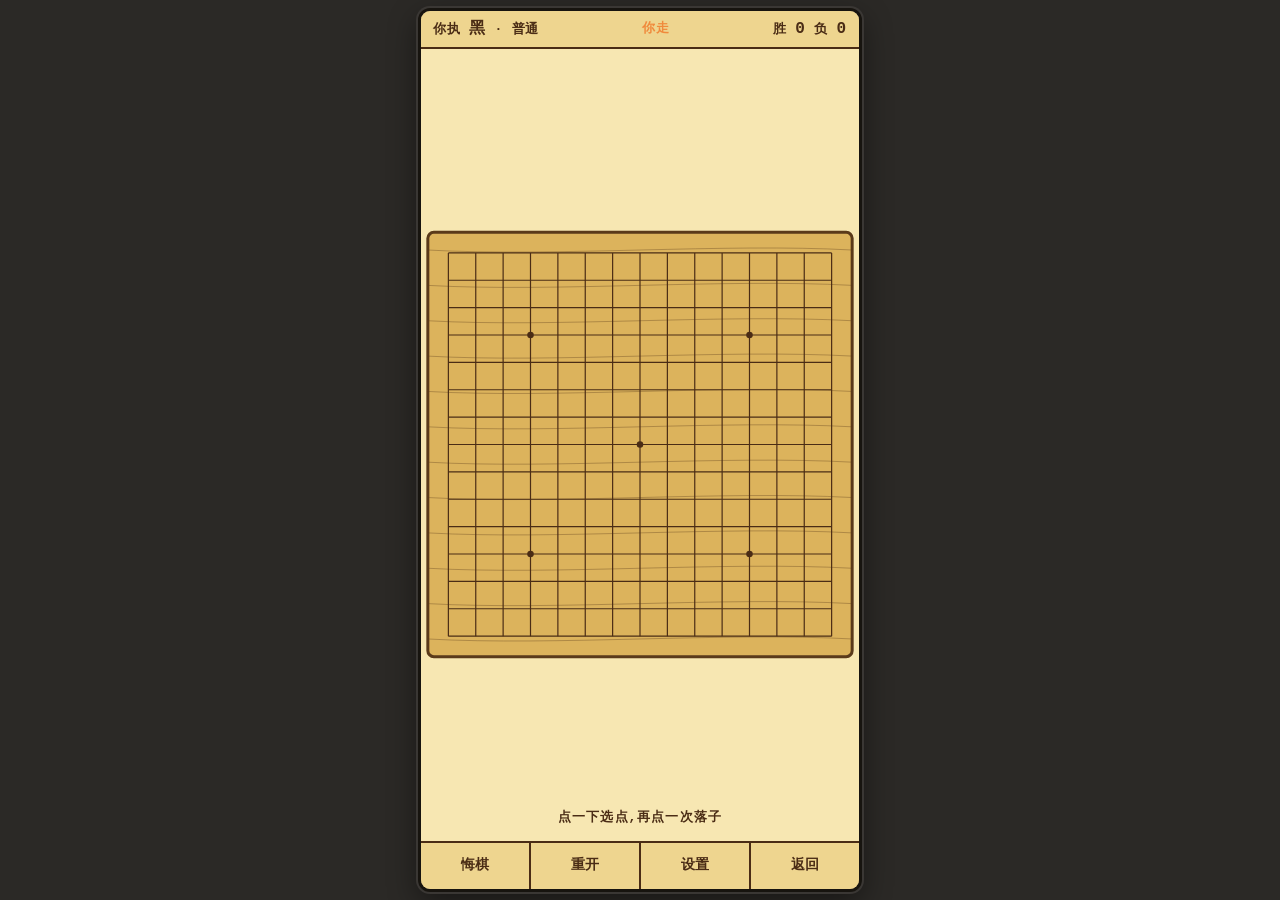
<file: gomoku/index.html>
<!DOCTYPE html>
<html lang="zh-CN">
<head>
<meta charset="utf-8">
<meta name="viewport" content="width=device-width,initial-scale=1,maximum-scale=1,user-scalable=no,viewport-fit=cover">
<meta name="theme-color" content="#2b2926">
<title>五子棋</title>
<link rel="stylesheet" href="../common/shell.css">
<style>.stage{background:var(--lcd)} .hud .turn{color:var(--accent)}</style>
</head>
<body>
<div id="phone"><div id="screen">
<div class="hud"><span>你执 <b id="youSide">黑</b> · <span id="levelName">普通</span></span><span class="turn" id="turn">你走</span><span>胜 <b id="wins">0</b> 负 <b id="losses">0</b></span></div>
<div class="stage" id="stage"><canvas id="cv"></canvas><div class="hint" id="hint" style="color:var(--ink);text-shadow:none">点一下选点,再点一次落子</div></div>
<div class="softkeys"><button id="btnUndo">悔棋</button><button id="btnRestart">重开</button><button id="btnSet">设置</button><button data-go="../index.html">返回</button></div>
<div class="overlay" id="overlay" hidden></div>
</div></div>
<script src="engine.js"></script>
<script src="../common/shell.js"></script>
<script>
(function(){
'use strict';
const {$,store,fit,watchResize,pointerPos,dialog,closeDialog,bindNav,text}=Shell;
bindNav();
const G=Gomoku,N=G.N;
const cv=$('#cv'),g=cv.getContext('2d'),stage=$('#stage'),overlay=$('#overlay'),hint=$('#hint');
const LEVELS=['','简单','普通','困难'];
const set=store.get('aigame.gomoku.set',{level:2,humanFirst:true});
const rec=store.get('aigame.gomoku.rec',{w:0,l:0,d:0});
let W=0,H=0,dpr=1,size=0,cell=0,ox=0,oy=0;
const S={board:G.newBoard(),human:1,ai:2,turn:1,moves:[],preview:-1,over:false,thinking:false,winCells:null,modal:null};
function resize(){const f=fit(cv,stage);W=f.w;H=f.h;dpr=f.dpr;size=Math.min(W,H);cell=size/(N+1);ox=(W-size)/2+cell;oy=(H-size)/2+cell;render();}
function newGame(){
  S.board=G.newBoard();S.moves=[];S.preview=-1;S.over=false;S.thinking=false;S.winCells=null;S.modal=null;closeDialog(overlay);
  S.human=set.humanFirst?1:2;S.ai=3-S.human;S.turn=1;hint.hidden=false;hud();
  if(S.turn===S.ai)aiMove();render();
}
function hud(){$('#youSide').textContent=S.human===1?'黑':'白';$('#levelName').textContent=LEVELS[set.level];$('#wins').textContent=rec.w;$('#losses').textContent=rec.l;
  $('#turn').textContent=S.over?'已结束':(S.thinking?'电脑思考中…':(S.turn===S.human?'你走':'电脑走'));}
function place(i,who){S.board[i]=who;S.moves.push(i);S.preview=-1;hint.hidden=true;const win=G.isWin(S.board,i%N,Math.floor(i/N));
  if(win){S.winCells=win;finish(who===S.human?'win':'lose');return true;}
  if(S.moves.length>=N*N){finish('draw');return true;}
  S.turn=3-who;hud();return false;}
function finish(res){S.over=true;S.thinking=false;if(res==='win')rec.w++;else if(res==='lose')rec.l++;else rec.d++;store.set('aigame.gomoku.rec',rec);hud();
  S.modal=()=>dialog(overlay,{title:res==='win'?'你赢了!':(res==='lose'?'电脑赢了':'和棋'),lines:['共 '+S.moves.length+' 手 · 难度 '+LEVELS[set.level],'战绩 '+rec.w+' 胜 '+rec.l+' 负'],buttons:[{label:'再来一局',primary:true,onClick(){newGame();}},{label:'看棋盘',onClick(){S.modal=null;}}]});
  setTimeout(()=>{if(S.over&&S.modal)S.modal();},600);}
function aiMove(){S.thinking=true;hud();setTimeout(()=>{if(S.over||S.turn!==S.ai)return;const mv=G.chooseMove(S.board,S.ai,set.level);S.thinking=false;if(mv>=0)place(mv,S.ai);else finish('draw');render();},120);}
cv.addEventListener('pointerdown',e=>{
  if(S.modal||S.over||S.thinking||S.turn!==S.human)return;e.preventDefault();
  const p=pointerPos(cv,e);const x=Math.round((p.x-ox)/cell),y=Math.round((p.y-oy)/cell);
  if(x<0||y<0||x>=N||y>=N)return;const i=y*N+x;if(S.board[i])return;
  if(Math.hypot(p.x-(ox+x*cell),p.y-(oy+y*cell))>cell*0.6)return;
  if(S.preview===i){if(!place(i,S.human))aiMove();}else S.preview=i;
  render();
});
function undo(){if(S.thinking||S.modal)return;if(!S.moves.length)return;
  if(S.over){S.over=false;S.winCells=null;}
  const n=(S.moves.length&&S.board[S.moves[S.moves.length-1]]===S.ai)?2:1;
  for(let k=0;k<n&&S.moves.length;k++){const i=S.moves.pop();S.board[i]=0;}
  S.turn=S.human;S.preview=-1;hud();render();}
function settings(){
  S.modal=settings;
  dialog(overlay,{title:'设置',build(d){
    const row=(label,opts,cur,on)=>{const p=document.createElement('p');p.textContent=label;d.appendChild(p);const bs=document.createElement('div');bs.className='btns';bs.style.marginTop='4px';
      opts.forEach(o=>{const b=document.createElement('button');b.textContent=o.label;if(o.v===cur)b.className='pri';b.addEventListener('click',()=>{on(o.v);closeDialog(overlay);S.modal=null;store.set('aigame.gomoku.set',set);newGame();});bs.appendChild(b);});d.appendChild(bs);};
    row('难度',[{label:'简单',v:1},{label:'普通',v:2},{label:'困难',v:3}],set.level,v=>{set.level=v;});
    row('先后手(改动后重开一局)',[{label:'我先(黑)',v:true},{label:'电脑先(黑)',v:false}],set.humanFirst,v=>{set.humanFirst=v;});
  },buttons:[{label:'关闭',onClick(){S.modal=null;}}]});
}
function render(){
  g.setTransform(1,0,0,1,0,0);g.clearRect(0,0,W,H);
  const x0=ox-cell*0.75,y0=oy-cell*0.75,bw=cell*(N-1)+cell*1.5;
  g.fillStyle='#dcb35c';Shell.rr(g,x0,y0,bw,bw,6*dpr);g.fill();g.lineWidth=3*dpr;g.strokeStyle='#5a3a1a';g.stroke();
  g.strokeStyle='rgba(90,58,26,.35)';g.lineWidth=1*dpr;for(let k=0;k<12;k++){g.beginPath();g.moveTo(x0,y0+bw*(k+0.5)/12);g.bezierCurveTo(x0+bw*0.3,y0+bw*(k+0.7)/12,x0+bw*0.7,y0+bw*(k+0.3)/12,x0+bw,y0+bw*(k+0.5)/12);g.stroke();}
  g.strokeStyle='#4a2c15';g.lineWidth=1.2*dpr;
  for(let k=0;k<N;k++){g.beginPath();g.moveTo(ox+k*cell,oy);g.lineTo(ox+k*cell,oy+(N-1)*cell);g.stroke();g.beginPath();g.moveTo(ox,oy+k*cell);g.lineTo(ox+(N-1)*cell,oy+k*cell);g.stroke();}
  g.fillStyle='#4a2c15';for(const s of [[7,7],[3,3],[11,3],[3,11],[11,11]]){g.beginPath();g.arc(ox+s[0]*cell,oy+s[1]*cell,cell*0.12,0,6.28);g.fill();}
  const last=S.moves.length?S.moves[S.moves.length-1]:-1;
  for(let i=0;i<N*N;i++){const v=S.board[i];if(!v)continue;drawStone(ox+(i%N)*cell,oy+Math.floor(i/N)*cell,v,1,i===last);}
  if(S.preview>=0&&!S.over){drawStone(ox+(S.preview%N)*cell,oy+Math.floor(S.preview/N)*cell,S.human,0.45,false);}
  if(S.winCells){g.strokeStyle='rgba(240,138,60,.9)';g.lineWidth=cell*0.18;g.lineCap='round';const a=S.winCells[1]||S.winCells[0],b=S.winCells[S.winCells.length-1];let minC=S.winCells[0],maxC=S.winCells[0];for(const c of S.winCells){if(c[0]+c[1]*N<minC[0]+minC[1]*N)minC=c;if(c[0]+c[1]*N>maxC[0]+maxC[1]*N)maxC=c;}g.beginPath();g.moveTo(ox+minC[0]*cell,oy+minC[1]*cell);g.lineTo(ox+maxC[0]*cell,oy+maxC[1]*cell);g.stroke();}
}
function drawStone(x,y,v,alpha,last){const r=cell*0.44;g.globalAlpha=alpha;
  const gr=g.createRadialGradient(x-r*0.35,y-r*0.35,r*0.1,x,y,r);
  if(v===1){gr.addColorStop(0,'#666');gr.addColorStop(1,'#050505');}else{gr.addColorStop(0,'#fff');gr.addColorStop(1,'#c9c9c9');}
  g.fillStyle=gr;g.beginPath();g.arc(x,y,r,0,6.28);g.fill();g.lineWidth=1*dpr;g.strokeStyle=v===1?'#000':'#999';g.stroke();
  if(last){g.fillStyle=v===1?'#f08a3c':'#d9453a';g.beginPath();g.arc(x,y,r*0.22,0,6.28);g.fill();}
  g.globalAlpha=1;}
$('#btnUndo').addEventListener('click',undo);
$('#btnRestart').addEventListener('click',()=>{if(S.thinking)return;newGame();});
$('#btnSet').addEventListener('click',()=>{if(!S.modal&&!S.thinking)settings();});
resize();watchResize(stage,resize);newGame();
})();
</script>
</body>
</html>
</file>
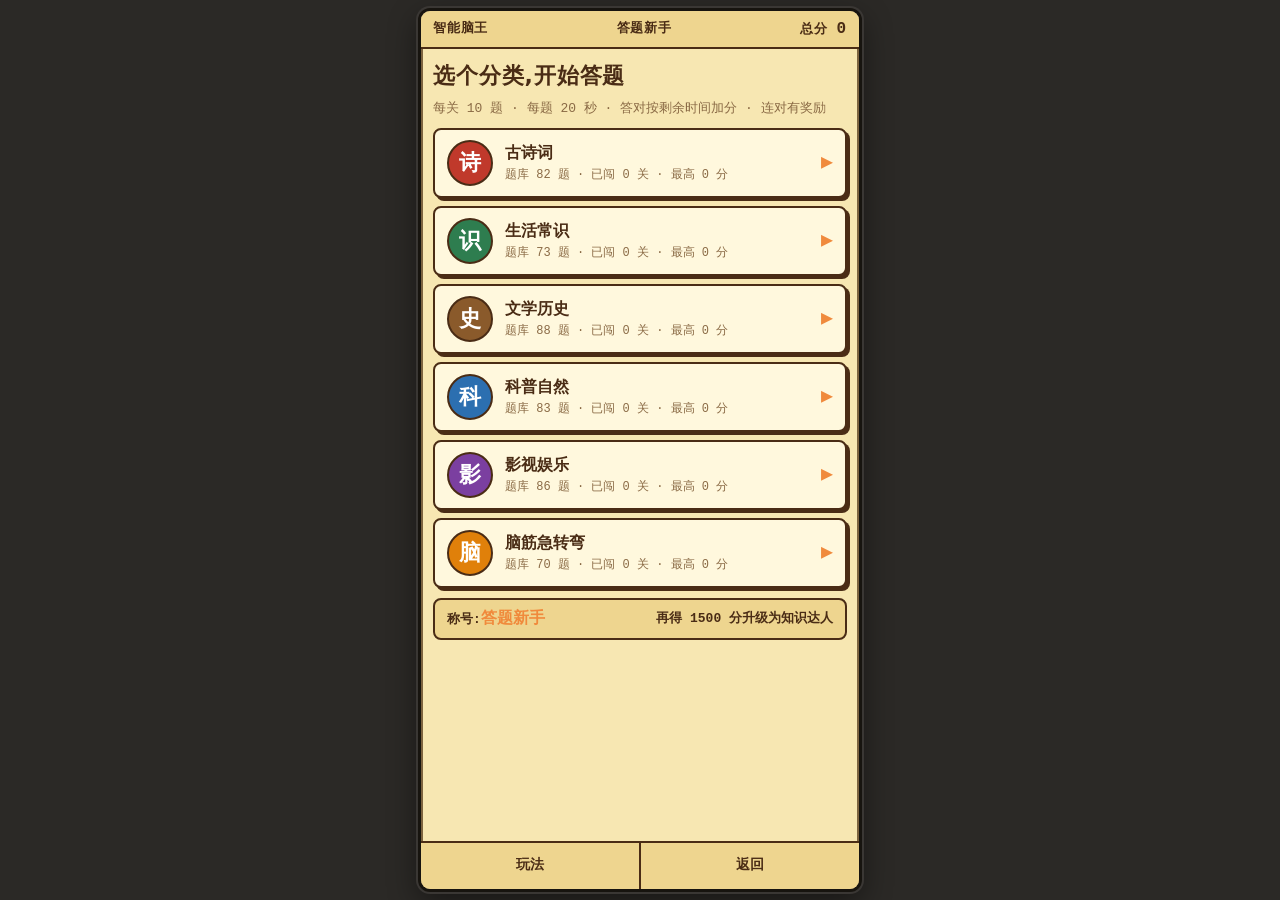
<file: quiz/index.html>
<!DOCTYPE html>
<html lang="zh-CN">
<head>
<meta charset="utf-8">
<meta name="viewport" content="width=device-width,initial-scale=1,maximum-scale=1,user-scalable=no,viewport-fit=cover">
<meta name="theme-color" content="#2b2926">
<title>智能脑王</title>
<link rel="stylesheet" href="../common/shell.css">
<style>
.scr{display:flex;flex-direction:column;height:100%;min-height:0}
.body{flex:1;min-height:0;overflow:auto;padding:12px 12px 10px;display:flex;flex-direction:column;gap:10px}
.title{margin:2px 0 0;font-size:22px;letter-spacing:.04em;line-height:1.2}
.sub{margin:0;color:var(--ink-soft);font-size:13px;font-family:var(--font-mono)}
.cat{display:grid;grid-template-columns:46px 1fr auto;align-items:center;gap:12px;padding:10px 12px;background:var(--lcd-card);border:2px solid var(--ink);border-radius:8px;box-shadow:3px 3px 0 var(--ink);text-align:left;font:inherit;color:inherit;cursor:pointer;width:100%}
.cat:active{transform:translate(2px,2px);box-shadow:1px 1px 0 var(--ink)}
.cat .tag{width:46px;height:46px;border-radius:50%;display:flex;align-items:center;justify-content:center;color:#fff;font-weight:700;font-size:22px;border:2px solid var(--ink);font-family:"KaiTi","STKaiti","楷体",serif}
.cat .n{font-weight:700;font-size:16px;display:block}
.cat .p{display:block;color:var(--ink-soft);font-size:12px;margin-top:2px;font-family:var(--font-mono)}
.cat .go{font-family:var(--font-mono);font-weight:700;color:var(--accent);font-size:20px}
.rank{display:flex;justify-content:space-between;align-items:center;padding:8px 12px;background:var(--lcd-deep);border:2px solid var(--ink);border-radius:8px;font-family:var(--font-mono);font-weight:700;font-size:13px}
.rank b{color:var(--accent);font-size:16px}
.timer{height:12px;border:2px solid var(--ink);background:#fff;padding:1px;border-radius:2px}
.timer i{display:block;height:100%;background:repeating-linear-gradient(90deg,var(--green) 0 4px,var(--green-light) 4px 6px);transition:width .1s linear}
.timer.low i{background:repeating-linear-gradient(90deg,var(--red) 0 4px,var(--red-light) 4px 6px)}
.qcard{background:var(--lcd-card);border:2px solid var(--ink);border-radius:8px;box-shadow:3px 3px 0 var(--ink);padding:14px 14px 12px}
.qcard .qn{font-family:var(--font-mono);font-size:12px;color:var(--ink-soft);letter-spacing:.1em;margin-bottom:6px}
.qcard .q{font-size:17px;font-weight:700;line-height:1.5;text-wrap:balance}
.opts{display:flex;flex-direction:column;gap:8px}
.opt{display:grid;grid-template-columns:30px 1fr;align-items:center;gap:10px;padding:11px 12px;background:var(--lcd-card);border:2px solid var(--ink);border-radius:8px;box-shadow:2px 2px 0 var(--ink);text-align:left;font:inherit;font-size:15px;color:inherit;cursor:pointer;min-height:48px;line-height:1.35}
.opt .k{width:26px;height:26px;border-radius:50%;border:2px solid var(--ink);display:flex;align-items:center;justify-content:center;font-family:var(--font-mono);font-weight:700;font-size:13px;background:#fff}
.opt:active{transform:translate(1px,1px);box-shadow:1px 1px 0 var(--ink)}
.opt:disabled{cursor:default;transform:none}
.opt.right{background:#d9f2df;border-color:var(--green)}.opt.right .k{background:var(--green);color:#fff;border-color:var(--green)}
.opt.wrong{background:#fbdcd8;border-color:var(--red)}.opt.wrong .k{background:var(--red);color:#fff;border-color:var(--red)}
.opt.dim{opacity:.38;text-decoration:line-through}
.fb{border:2px solid var(--ink);border-radius:8px;padding:10px 12px;background:#fff8dd;font-size:14px;line-height:1.55}
.fb b{display:block;font-size:15px;margin-bottom:2px}
.fb.ok{border-color:var(--green)}.fb.ok b{color:var(--green)}
.fb.no{border-color:var(--red)}.fb.no b{color:var(--red)}
.fb .note{color:var(--ink)}
.tools{display:flex;gap:8px;justify-content:space-between;align-items:center}
.tools button{padding:9px 12px;border:2px solid var(--ink);border-radius:8px;background:var(--lcd-card);font:inherit;font-weight:700;color:var(--ink);box-shadow:2px 2px 0 var(--ink);cursor:pointer;font-family:var(--font-mono);letter-spacing:.06em;font-size:13px}
.tools button.pri{background:var(--accent);color:#fff;flex:1}
.tools button:disabled{opacity:.4;box-shadow:none;cursor:default}
.tools button:active:not(:disabled){transform:translate(2px,2px);box-shadow:0 0 0 var(--ink)}
.res{text-align:center;padding:6px 0}
.res .big{font-family:var(--font-mono);font-weight:700;font-size:54px;line-height:1;color:var(--accent);text-shadow:3px 3px 0 var(--ink)}
.res .grade{display:inline-block;margin-top:6px;padding:3px 14px;border:2px solid var(--ink);border-radius:20px;font-family:var(--font-mono);font-weight:700;letter-spacing:.2em;background:var(--lcd-card)}
.stats{display:grid;grid-template-columns:1fr 1fr;gap:8px}
.stats div{background:var(--lcd-card);border:2px solid var(--ink);border-radius:8px;padding:8px 10px;font-family:var(--font-mono);font-size:12px;color:var(--ink-soft)}
.stats div b{display:block;font-size:20px;color:var(--ink);font-variant-numeric:tabular-nums}
.review{display:flex;flex-direction:column;gap:6px}
.review div{font-size:13px;padding:6px 10px;border-left:4px solid var(--green);background:var(--lcd-card);border-radius:4px}
.review div.no{border-left-color:var(--red)}
.banana{position:absolute;inset:0;z-index:6;display:flex;flex-direction:column;align-items:center;justify-content:center;background:rgba(74,44,21,.55);gap:6px}
.banana canvas{width:220px;height:220px;animation:bounce .9s ease-in-out infinite alternate;filter:drop-shadow(4px 6px 0 rgba(0,0,0,.35))}
.banana .say{background:var(--lcd);border:3px solid var(--ink);border-radius:12px;padding:10px 20px;font-size:20px;font-weight:700;box-shadow:4px 4px 0 var(--ink);letter-spacing:.06em}
.banana .tip{color:#fff;font-family:var(--font-mono);font-size:12px;letter-spacing:.1em;text-shadow:0 1px 0 #000;margin-top:8px}
@keyframes bounce{from{transform:translateY(0) rotate(-6deg)}to{transform:translateY(-16px) rotate(6deg)}}
@media (prefers-reduced-motion:reduce){.banana canvas{animation:none}}
</style>
</head>
<body>
<div id="phone"><div id="screen">

<section id="pick" class="scr">
  <div class="hud"><span>智能脑王</span><span id="rankTop">答题新手</span><span>总分 <b id="totalTop">0</b></span></div>
  <div class="body">
    <h1 class="title">选个分类,开始答题</h1>
    <p class="sub">每关 10 题 · 每题 20 秒 · 答对按剩余时间加分 · 连对有奖励</p>
    <div id="cats" class="opts"></div>
    <div class="rank"><span>称号:<b id="rankName">答题新手</b></span><span id="rankNext"></span></div>
  </div>
  <div class="softkeys"><button id="btnHelp">玩法</button><button data-go="../index.html">返回</button></div>
</section>

<section id="play" class="scr" hidden>
  <div class="hud"><span id="pCat">古诗词</span><span id="pNo">第 1 关 · 1/10</span><span>得分 <b id="pScore">0</b></span></div>
  <div class="body">
    <div class="timer" id="timer"><i id="timerBar"></i></div>
    <div class="qcard"><div class="qn" id="qMeta">难度 ★</div><div class="q" id="qText"></div></div>
    <div class="opts" id="opts"></div>
    <div class="fb" id="fb" hidden></div>
    <div class="tools"><button id="btnHint">排除一个 ×1</button><button id="btnNext" class="pri" hidden>下一题</button></div>
  </div>
  <div class="softkeys"><button id="btnQuit">退出本关</button><button data-go="../index.html">返回</button></div>
</section>

<section id="result" class="scr" hidden>
  <div class="hud"><span id="rCat">古诗词</span><span id="rStage">第 1 关 结算</span><span id="rRank">答题新手</span></div>
  <div class="body">
    <div class="res"><div class="big" id="rScore">0</div><div class="grade" id="rGrade">A</div></div>
    <div class="stats">
      <div>答对<b id="rRight">0/10</b></div>
      <div>用时<b id="rTime">0s</b></div>
      <div>最高连对<b id="rStreak">0</b></div>
      <div>累计总分<b id="rTotal">0</b></div>
    </div>
    <div class="review" id="review"></div>
  </div>
  <div class="softkeys"><button id="btnAgain">重新游玩</button><button id="btnNextStage">下一关</button><button id="btnSwitch">切换分类</button></div>
</section>

<div class="overlay" id="overlay" hidden></div>
<div class="banana" id="banana" hidden><canvas id="bananaCv" width="440" height="440"></canvas><div class="say" id="bananaSay">恭喜吃个香蕉~</div><div class="tip">点一下收下香蕉</div></div>
</div></div>
<script src="questions.js"></script>
<script src="../common/shell.js"></script>
<script>
(function(){
'use strict';
const {$,store,dialog,closeDialog,bindNav}=Shell;
bindNav();
const BANK=window.QUIZ_BANK;
const PER=10,TIME=20;
const RANKS=[[0,'答题新手'],[1500,'知识达人'],[4000,'学霸'],[8000,'博士'],[15000,'脑王']];
const prog=store.get('aigame.quiz.v1',{cats:{},used:{},total:0});
const scr={pick:$('#pick'),play:$('#play'),result:$('#result')};
const S={cat:null,stage:1,qs:[],i:0,score:0,right:0,streak:0,maxStreak:0,hint:1,timer:0,timeLeft:TIME,answered:false,t0:0,elapsed:0,log:[],locked:false};
function show(name){for(const k in scr)scr[k].hidden=k!==name;}
function catProg(id){return prog.cats[id]||(prog.cats[id]={cleared:0,best:0,right:0,total:0});}
function save(){store.set('aigame.quiz.v1',prog);}
function rankOf(total){let r=RANKS[0],next=null;for(let i=0;i<RANKS.length;i++){if(total>=RANKS[i][0])r=RANKS[i];else{next=RANKS[i];break;}}return {name:r[1],next};}
function shuffle(a){for(let i=a.length-1;i>0;i--){const j=Math.floor(Math.random()*(i+1));const t=a[i];a[i]=a[j];a[j]=t;}return a;}
/* ---------- 分类选择 ---------- */
function renderPick(){
  const r=rankOf(prog.total);$('#rankTop').textContent=r.name;$('#totalTop').textContent=prog.total;$('#rankName').textContent=r.name;
  $('#rankNext').textContent=r.next?('再得 '+(r.next[0]-prog.total)+' 分升级为'+r.next[1]):'已是最高称号';
  const box=$('#cats');box.innerHTML='';
  for(const c of BANK.categories){const p=catProg(c.id);const n=BANK.questions[c.id].length;
    const b=document.createElement('button');b.className='cat';
    b.innerHTML='<span class="tag" style="background:'+c.color+'">'+c.tag+'</span><span><span class="n">'+c.name+'</span><span class="p">题库 '+n+' 题 · 已闯 '+p.cleared+' 关 · 最高 '+p.best+' 分'+(p.total?' · 正确率 '+Math.round(p.right/p.total*100)+'%':'')+'</span></span><span class="go">▶</span>';
    b.addEventListener('click',()=>startStage(c,p.cleared+1));box.appendChild(b);}
}
/* ---------- 出题 ---------- */
function pickQuestions(cat,stage){
  const all=BANK.questions[cat.id];let used=prog.used[cat.id]||[];
  let idx=[];for(let i=0;i<all.length;i++)if(used.indexOf(i)<0)idx.push(i);
  if(idx.length<PER){used=[];idx=all.map((_,i)=>i);}
  const target=Math.min(3,1+Math.floor((stage-1)/2));
  idx.sort((a,b)=>(Math.abs(all[a][3]-target)+Math.random()*0.9)-(Math.abs(all[b][3]-target)+Math.random()*0.9));
  const chosen=shuffle(idx.slice(0,PER)); // 题目顺序随机,选项顺序在下面也随机打乱
  prog.used[cat.id]=used.concat(chosen);save();
  return chosen.map(i=>{const q=all[i];const opts=shuffle([q[1]].concat(q[2]));return {q:q[0],opts,ans:opts.indexOf(q[1]),diff:q[3],note:q[4]};});
}
function startStage(cat,stage){
  S.cat=cat;S.stage=stage;S.qs=pickQuestions(cat,stage);S.i=0;S.score=0;S.right=0;S.streak=0;S.maxStreak=0;S.hint=1;S.log=[];S.t0=Date.now();S.elapsed=0;
  $('#pCat').textContent=cat.name;show('play');showQuestion();
}
function showQuestion(){
  const q=S.qs[S.i];S.answered=false;S.locked=false;S.timeLeft=TIME;
  $('#pNo').textContent='第 '+S.stage+' 关 · '+(S.i+1)+'/'+PER;$('#pScore').textContent=S.score;
  $('#qMeta').textContent='难度 '+'★'.repeat(q.diff)+'☆'.repeat(3-q.diff)+(S.streak>=2?' · 连对 '+S.streak:'');
  $('#qText').textContent=q.q;
  const box=$('#opts');box.innerHTML='';
  q.opts.forEach((o,k)=>{const b=document.createElement('button');b.className='opt';b.innerHTML='<span class="k">'+'ABCD'[k]+'</span><span>'+o+'</span>';b.addEventListener('click',()=>answer(k));box.appendChild(b);});
  $('#fb').hidden=true;$('#btnNext').hidden=true;$('#btnHint').disabled=S.hint<=0;$('#btnHint').textContent='排除一个 ×'+S.hint;
  clearInterval(S.timer);S.timer=setInterval(tick,100);tick();
}
function tick(){
  if(S.answered)return;S.timeLeft=Math.max(0,S.timeLeft-0.1);
  $('#timerBar').style.width=(S.timeLeft/TIME*100)+'%';$('#timer').classList.toggle('low',S.timeLeft<5);
  if(S.timeLeft<=0)answer(-1);
}
function answer(k){
  if(S.answered)return;S.answered=true;clearInterval(S.timer);
  const q=S.qs[S.i];const ok=k===q.ans;const btns=$('#opts').querySelectorAll('.opt');
  btns.forEach((b,i)=>{b.disabled=true;if(i===q.ans)b.classList.add('right');else if(i===k)b.classList.add('wrong');});
  let gain=0;
  if(ok){S.right++;S.streak++;S.maxStreak=Math.max(S.maxStreak,S.streak);gain=100+Math.ceil(S.timeLeft)*5+Math.min(100,Math.max(0,S.streak-1)*20);S.score+=gain;}
  else S.streak=0;
  S.log.push({q:q.q,ok,ans:q.opts[q.ans]});
  const fb=$('#fb');fb.hidden=false;fb.className='fb '+(ok?'ok':'no');
  fb.innerHTML='<b>'+(ok?'答对了 +'+gain:(k<0?'时间到,正确答案是 '+q.opts[q.ans]:'答错了,正确答案是 '+q.opts[q.ans]))+'</b><span class="note">'+(q.note||'')+'</span>';
  $('#pScore').textContent=S.score;$('#btnHint').disabled=true;
  const nb=$('#btnNext');nb.hidden=false;nb.textContent=S.i+1>=PER?'查看结算':'下一题';
}
function next(){S.i++;if(S.i>=PER)finish();else showQuestion();}
function useHint(){
  if(S.answered||S.hint<=0)return;const q=S.qs[S.i];const btns=$('#opts').querySelectorAll('.opt');
  const wrong=[];btns.forEach((b,i)=>{if(i!==q.ans&&!b.classList.contains('dim'))wrong.push(i);});if(!wrong.length)return;
  const i=wrong[Math.floor(Math.random()*wrong.length)];btns[i].classList.add('dim');btns[i].disabled=true;S.hint--;$('#btnHint').disabled=true;$('#btnHint').textContent='排除一个 ×'+S.hint;
}
/* ---------- 结算 ---------- */
function finish(){
  clearInterval(S.timer);S.elapsed=Math.round((Date.now()-S.t0)/1000);
  const p=catProg(S.cat.id);p.cleared=Math.max(p.cleared,S.stage);p.best=Math.max(p.best,S.score);p.right+=S.right;p.total+=PER;prog.total+=S.score;save();
  const grade=S.right>=10?'S':S.right>=8?'A':S.right>=6?'B':'C';
  $('#rCat').textContent=S.cat.name;$('#rStage').textContent='第 '+S.stage+' 关 结算';$('#rRank').textContent=rankOf(prog.total).name;
  $('#rScore').textContent=S.score;$('#rGrade').textContent=grade+' 级';$('#rRight').textContent=S.right+'/'+PER;$('#rTime').textContent=S.elapsed+'s';$('#rStreak').textContent=S.maxStreak;$('#rTotal').textContent=prog.total;
  const rv=$('#review');rv.innerHTML='';S.log.forEach((l,i)=>{const d=document.createElement('div');if(!l.ok)d.className='no';d.textContent=(i+1)+'. '+l.q+(l.ok?'':'  →  '+l.ans);rv.appendChild(d);});
  show('result');
  setTimeout(()=>{drawBanana();$('#bananaSay').textContent=grade==='S'?'全对!恭喜吃个大香蕉~':'恭喜吃个香蕉~';$('#banana').hidden=false;},450);
}
function drawBanana(){
  const cv=$('#bananaCv'),g=cv.getContext('2d');g.setTransform(1,0,0,1,0,0);g.clearRect(0,0,440,440);g.scale(2,2);g.translate(110,110);g.rotate(-0.35);
  g.beginPath();g.moveTo(-82,-10);g.quadraticCurveTo(0,110,86,-22);g.quadraticCurveTo(10,40,-82,-10);g.closePath();
  g.fillStyle='#f5d033';g.fill();g.lineWidth=4;g.lineJoin='round';g.strokeStyle='#8a5a1a';g.stroke();
  g.beginPath();g.moveTo(-70,-4);g.quadraticCurveTo(0,72,74,-16);g.strokeStyle='#d9a521';g.lineWidth=3;g.stroke();
  g.beginPath();g.moveTo(-60,4);g.quadraticCurveTo(0,90,66,-4);g.strokeStyle='rgba(255,248,180,.9)';g.lineWidth=5;g.stroke();
  g.fillStyle='#6b4a1a';g.beginPath();g.arc(-82,-10,6,0,6.28);g.fill();g.beginPath();g.arc(86,-22,7,0,6.28);g.fill();
  g.fillStyle='#4a2c15';g.beginPath();g.arc(-30,30,3,0,6.28);g.arc(-10,42,2.5,0,6.28);g.fill();
}
$('#banana').addEventListener('click',()=>{$('#banana').hidden=true;});
$('#btnNext').addEventListener('click',next);
$('#btnHint').addEventListener('click',useHint);
$('#btnQuit').addEventListener('click',()=>{clearInterval(S.timer);dialog($('#overlay'),{title:'退出本关?',lines:['本关得分不会保存'],buttons:[{label:'继续答题',primary:true,onClick(){if(!S.answered){S.timer=setInterval(tick,100);}}},{label:'退出',onClick(){renderPick();show('pick');}}]});});
$('#btnAgain').addEventListener('click',()=>startStage(S.cat,S.stage));
$('#btnNextStage').addEventListener('click',()=>startStage(S.cat,S.stage+1));
$('#btnSwitch').addEventListener('click',()=>{renderPick();show('pick');});
$('#btnHelp').addEventListener('click',()=>dialog($('#overlay'),{title:'怎么玩',html:'<div class="txt">选一个分类开始,每关 <b>10 题</b>,每题 <b>20 秒</b>。<br>选了答案立刻显示对错和解析,点“下一题”继续。<br>答对得 100 分,剩余时间每秒 +5,连对越多奖励越高。每关可以<b>排除一个错误选项</b>一次。<br>10 题答完看结算,能重玩、闯下一关或换分类。总分越高称号越高,题目不重复,做完一轮才会重新出现。</div>',buttons:[{label:'知道了',primary:true}]}));
document.addEventListener('visibilitychange',()=>{if(document.hidden&&!scr.play.hidden&&!S.answered){/* 切后台时不倒计时 */clearInterval(S.timer);}else if(!document.hidden&&!scr.play.hidden&&!S.answered){clearInterval(S.timer);S.timer=setInterval(tick,100);}});
renderPick();show('pick');
// 调试用:#demo 直接进第一类第一关;#demo-result 直接看结算页
if(location.hash==='#demo')startStage(BANK.categories[0],1);
else if(location.hash==='#demo-result'){S.cat=BANK.categories[0];S.stage=1;S.qs=pickQuestions(S.cat,1);S.right=8;S.score=1240;S.maxStreak=5;S.t0=Date.now()-98000;S.log=S.qs.map((q,i)=>({q:q.q,ok:i!==2&&i!==6,ans:q.opts[q.ans]}));finish();}
})();
</script>
</body>
</html>
</file>
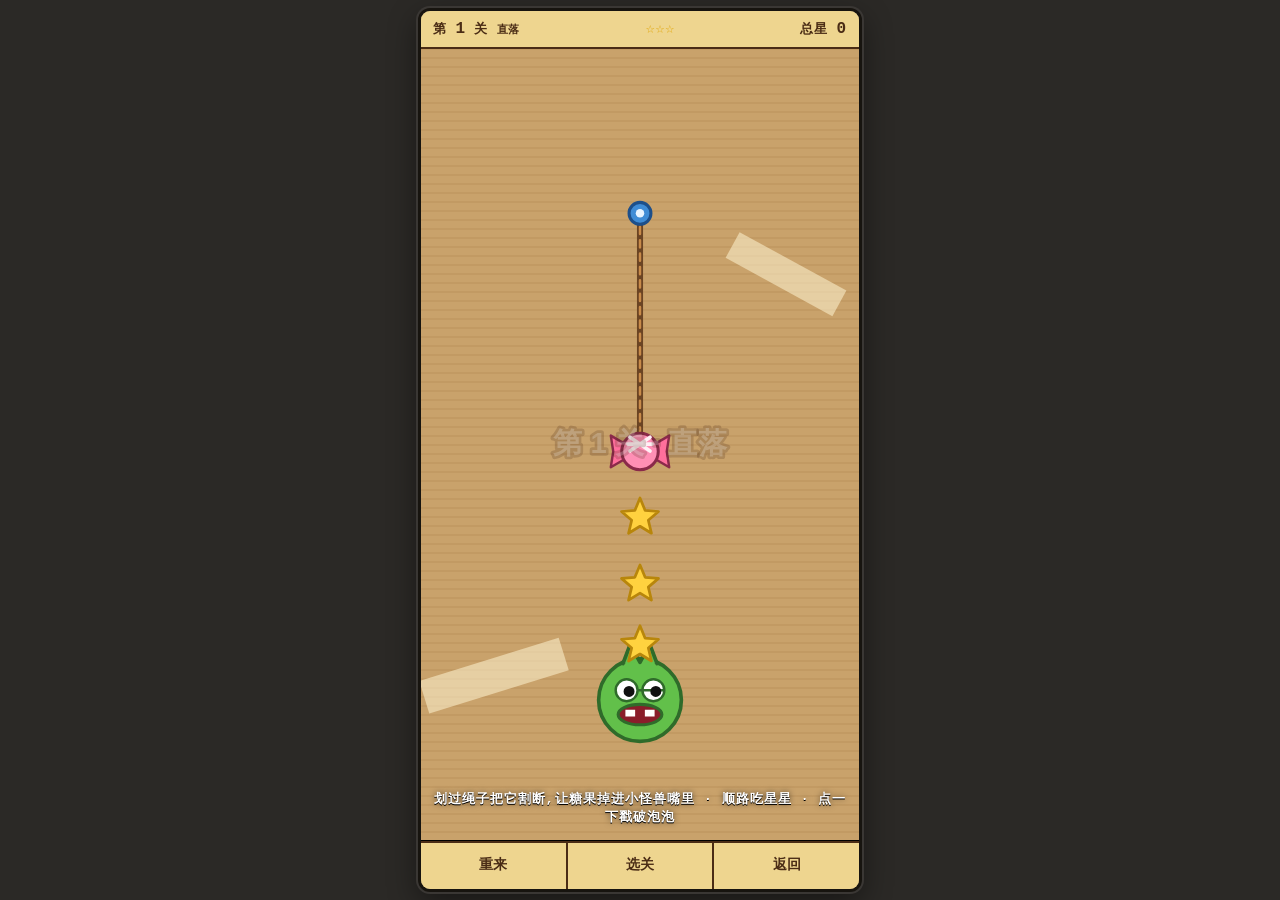
<file: rope/index.html>
<!DOCTYPE html>
<html lang="zh-CN">
<head>
<meta charset="utf-8">
<meta name="viewport" content="width=device-width,initial-scale=1,maximum-scale=1,user-scalable=no,viewport-fit=cover">
<meta name="theme-color" content="#2b2926">
<title>割绳子</title>
<link rel="stylesheet" href="../common/shell.css">
</head>
<body>
<div id="phone"><div id="screen">
<div class="hud"><span>第 <b id="lvl">1</b> 关 <small id="lvlName"></small></span><span class="stars" id="stars">☆☆☆</span><span>总星 <b id="total">0</b></span></div>
<div class="stage" id="stage"><canvas id="cv"></canvas><div class="hint" id="hint">划过绳子把它割断,让糖果掉进小怪兽嘴里 · 顺路吃星星 · 点一下戳破泡泡</div></div>
<div class="softkeys"><button id="btnRestart">重来</button><button id="btnSelect">选关</button><button data-go="../index.html">返回</button></div>
<div class="overlay" id="overlay" hidden></div>
</div></div>
<script src="../common/shell.js"></script>
<script>
(function(){
'use strict';
const {$,clamp,store,fit,watchResize,pointerPos,dialog,closeDialog,bindNav,text,makeFx}=Shell;
bindNav();
/* 逻辑坐标 360×560;pins:[x,y,len] stars:[x,y] bubbles:[x,y,r] candy:[x,y] monster:[x,y] */
/*ROPE-LEVELS-START*/
const LEVELS=[
{name:'直落',pins:[[180,90,190]],candy:[180,280],stars:[[180,340],[180,395],[180,445]],monster:[180,490]},
{name:'双绳',pins:[[90,80,180],[270,80,180]],candy:[180,230],stars:[[180,300],[180,370],[180,440]],monster:[180,490]},
{name:'秋千',pins:[[200,80,175]],candy:[40,150],stars:[[200,262],[255,290],[300,360]],monster:[300,430]},
{name:'泡泡',pins:[[100,80,145]],candy:[100,225],bubbles:[[100,330,30]],stars:[[100,290],[100,170],[100,110]],monster:[100,45]},
{name:'荡进泡泡',pins:[[240,90,176]],candy:[90,180],bubbles:[[330,240,30]],stars:[[240,285],[300,255],[325,150]],monster:[330,60]},
{name:'两段',pins:[[80,80,150],[280,80,150]],candy:[180,190],stars:[[280,240],[230,215],[310,330]],monster:[320,440]},
{name:'三绳',pins:[[60,70,216],[180,60,190],[300,70,216]],candy:[180,250],stars:[[180,320],[180,390],[180,440]],monster:[180,490]},
{name:'时机',pins:[[180,70,170]],candy:[30,150],stars:[[180,245],[300,180],[330,260]],monster:[330,340]},
{name:'泡泡秋千',pins:[[120,80,163],[280,180,143]],candy:[150,240],stars:[[280,340],[340,300],[300,400]],monster:[320,440]},
{name:'泡泡双绳',pins:[[90,90,150],[270,90,150]],candy:[180,210],bubbles:[[180,330,30]],stars:[[180,270],[180,150],[180,100]],monster:[180,50]},
{name:'大摆',pins:[[180,60,195]],candy:[20,171],stars:[[100,238],[180,255],[338,320]],monster:[335,430]},
{name:'终章',pins:[[70,90,190],[300,80,190]],candy:[180,230],bubbles:[[70,295,30]],stars:[[120,260],[70,200],[70,120]],monster:[70,45]}
];
/*ROPE-LEVELS-END*/
/*ROPE-ENGINE-START*/
const RopeSim=(function(){
  const G=1400,DT=1/60;
  function makeLevel(L){
    const st={candy:{x:L.candy[0],y:L.candy[1],px:L.candy[0],py:L.candy[1],bubble:null},ropes:[],stars:L.stars.map(s=>({x:s[0],y:s[1],got:false})),bubbles:(L.bubbles||[]).map(b=>({x:b[0],y:b[1],r:b[2],popped:false,attached:false})),monster:{x:L.monster[0],y:L.monster[1]},t:0,done:null,starsGot:0};
    for(const p of L.pins){const n=Math.max(2,Math.ceil(p[2]/12)+1);const pts=[];for(let i=0;i<n;i++){const k=i/(n-1);const x=p[0]+(st.candy.x-p[0])*k,y=p[1]+(st.candy.y-p[1])*k;pts.push({x,y,px:x,py:y});}st.ropes.push({pin:{x:p[0],y:p[1]},pts,rest:p[2]/(n-1),alive:true,cutT:-1});}
    return st;
  }
  function step(st){
    if(st.done)return;st.t+=DT;const c=st.candy;const inB=c.bubble&&!c.bubble.popped;
    {const ay=inB?-G*0.9:G,damp=inB?0.975:0.995;const nx=c.x+(c.x-c.px)*damp,ny=c.y+(c.y-c.py)*damp+ay*DT*DT;c.px=c.x;c.py=c.y;c.x=nx;c.y=ny;}
    for(const r of st.ropes){if(!r.alive)continue;for(let i=1;i<r.pts.length-1;i++){const p=r.pts[i];const nx=p.x+(p.x-p.px)*0.98,ny=p.y+(p.y-p.py)*0.98+G*DT*DT;p.px=p.x;p.py=p.y;p.x=nx;p.y=ny;}}
    for(let it=0;it<12;it++){
      for(const r of st.ropes){if(!r.alive)continue;const pts=r.pts,last=pts.length-1;pts[0].x=r.pin.x;pts[0].y=r.pin.y;pts[last].x=c.x;pts[last].y=c.y;
        for(let i=0;i<last;i++){const a=pts[i],b=pts[i+1];const dx=b.x-a.x,dy=b.y-a.y;const d=Math.hypot(dx,dy)||0.0001;if(d<=r.rest)continue;const diff=(d-r.rest)/d;
          let wa=0.5,wb=0.5;if(i===0){wa=0;wb=1;}if(i+1===last){if(i===0){wa=0;wb=1;}else{wa=0.85;wb=0.15;}}
          a.x+=dx*diff*wa;a.y+=dy*diff*wa;b.x-=dx*diff*wb;b.y-=dy*diff*wb;}
        c.x=pts[last].x;c.y=pts[last].y;}
    }
    for(const s of st.stars)if(!s.got&&Math.hypot(c.x-s.x,c.y-s.y)<24){s.got=true;st.starsGot++;}
    for(const b of st.bubbles){if(b.attached&&!b.popped){b.x=c.x;b.y=c.y;}else if(!b.popped&&!b.attached&&Math.hypot(c.x-b.x,c.y-b.y)<b.r+4){b.attached=true;c.bubble=b;}}
    if(Math.hypot(c.x-st.monster.x,c.y-st.monster.y)<34)st.done='win';
    else if(c.y>640||c.x<-80||c.x>440||c.y<-260)st.done='fail';
  }
  function cut(st,i){const r=st.ropes[i];if(r&&r.alive){r.alive=false;r.cutT=st.t;return true;}return false;}
  function pop(st){const b=st.candy.bubble;if(b&&!b.popped){b.popped=true;st.candy.bubble=null;return true;}return false;}
  function segHit(a,b,c,d){const det=(b.x-a.x)*(d.y-c.y)-(b.y-a.y)*(d.x-c.x);if(Math.abs(det)<1e-9)return false;const t=((c.x-a.x)*(d.y-c.y)-(c.y-a.y)*(d.x-c.x))/det,u=((c.x-a.x)*(b.y-a.y)-(c.y-a.y)*(b.x-a.x))/det;return t>=0&&t<=1&&u>=0&&u<=1;}
  function cutBySwipe(st,a,b){let n=0;st.ropes.forEach((r,i)=>{if(!r.alive)return;for(let k=0;k<r.pts.length-1;k++)if(segHit(a,b,r.pts[k],r.pts[k+1])){cut(st,i);n++;break;}});return n;}
  return {G,DT,makeLevel,step,cut,pop,cutBySwipe};
})();
/*ROPE-ENGINE-END*/
const cv=$('#cv'),g=cv.getContext('2d'),stage=$('#stage'),overlay=$('#overlay'),hint=$('#hint');
const LW=360,LH=560;let W=0,H=0,dpr=1,sc=1,ox=0,oy=0;
const fx=makeFx();
const prog=store.get('aigame.rope.v1',{stars:{},cur:0});
const S={lvl:0,st:null,acc:0,modal:null,last:null,down:null,mouth:0,fail:0,titleT:0};
function resize(){const f=fit(cv,stage);W=f.w;H=f.h;dpr=f.dpr;sc=Math.min(W/LW,H/LH);ox=(W-LW*sc)/2;oy=(H-LH*sc)/2;}
function total(){let n=0;for(const k in prog.stars)n+=prog.stars[k];return n;}
function load(n){n=clamp(n,0,LEVELS.length-1);S.lvl=n;S.st=RopeSim.makeLevel(LEVELS[n]);S.acc=0;S.modal=null;S.fail=0;S.titleT=1.4;closeDialog(overlay);fx.clear();prog.cur=n;store.set('aigame.rope.v1',prog);hud();}
function hud(){$('#lvl').textContent=S.lvl+1;$('#lvlName').textContent=LEVELS[S.lvl].name;const got=S.st?S.st.starsGot:0;$('#stars').textContent='★'.repeat(got)+'☆'.repeat(3-got);$('#total').textContent=total();}
function toL(p){return {x:(p.x-ox)/sc,y:(p.y-oy)/sc};}
function update(dt){
  const st=S.st;if(!st)return;S.titleT-=dt;
  if(!st.done){S.acc=Math.min(S.acc+dt,0.1);const before=st.starsGot;while(S.acc>=RopeSim.DT){RopeSim.step(st);S.acc-=RopeSim.DT;if(st.done)break;}
    if(st.starsGot>before){fx.pop('★',st.candy.x,st.candy.y-30,'#ffd23f',26);fx.burst(st.candy.x,st.candy.y,'#ffd23f',10,140,4);hud();}
    if(st.done==='win')win();else if(st.done==='fail')fail();}
  const c=st.candy,m=st.monster;const d=Math.hypot(c.x-m.x,c.y-m.y);S.mouth=Shell.lerp(S.mouth,d<120?1:0.15,Math.min(1,dt*8));
  fx.update(dt,600);
}
function win(){
  const got=S.st.starsGot;const prev=prog.stars[S.lvl]||0;if(got>prev)prog.stars[S.lvl]=got;store.set('aigame.rope.v1',prog);hud();
  fx.burst(S.st.monster.x,S.st.monster.y,'#7bd36b',16,160,5);
  const last=S.lvl>=LEVELS.length-1;const btns=[];
  if(!last)btns.push({label:'下一关',primary:true,onClick(){load(S.lvl+1);}});
  btns.push({label:'重玩',onClick(){load(S.lvl);}});btns.push({label:'选关',onClick(){selectDialog();}});
  S.modal=()=>dialog(overlay,{title:last?'全部通关!':'吃到了!',lines:['本关 '+'★'.repeat(got)+'☆'.repeat(3-got),'总星 '+total()+' / '+(LEVELS.length*3)],buttons:btns});
  setTimeout(()=>{if(S.st.done==='win'&&S.modal)S.modal();},500);
}
function fail(){
  S.modal=()=>dialog(overlay,{title:'糖果掉了',lines:['第 '+(S.lvl+1)+' 关 '+LEVELS[S.lvl].name],buttons:[{label:'再试一次',primary:true,onClick(){load(S.lvl);}},{label:'选关',onClick(){selectDialog();}}]});
  setTimeout(()=>{if(S.st.done==='fail'&&S.modal)S.modal();},300);
}
function selectDialog(){
  S.modal=selectDialog;
  dialog(overlay,{title:'选择关卡',build(d){const grid=document.createElement('div');grid.className='lvgrid';
    LEVELS.forEach((L,i)=>{const b=document.createElement('button');const s=prog.stars[i];b.innerHTML=(i+1)+'<small>'+(s!=null?'★'.repeat(s)+'☆'.repeat(3-s):'')+'</small>';if(s!=null)b.classList.add('done');if(i===S.lvl)b.classList.add('cur');b.title=L.name;b.addEventListener('click',()=>{closeDialog(overlay);load(i);});grid.appendChild(b);});
    d.appendChild(grid);},buttons:[{label:'关闭',onClick(){S.modal=null;}}]});
}
/* 输入:滑动割绳、点一下戳泡泡 */
cv.addEventListener('pointerdown',e=>{if(S.modal||!S.st||S.st.done)return;e.preventDefault();hint.hidden=true;const p=toL(pointerPos(cv,e));S.down={x:p.x,y:p.y,moved:false};S.last=p;try{cv.setPointerCapture(e.pointerId);}catch(err){}});
cv.addEventListener('pointermove',e=>{if(!S.down||!S.st||S.st.done)return;const p=toL(pointerPos(cv,e));if(Math.hypot(p.x-S.down.x,p.y-S.down.y)>6)S.down.moved=true;
  const n=RopeSim.cutBySwipe(S.st,S.last,p);if(n){fx.burst((S.last.x+p.x)/2,(S.last.y+p.y)/2,'#c98b4a',8,120,3);}S.last=p;});
const up=()=>{if(S.down&&!S.down.moved&&S.st&&!S.st.done){if(RopeSim.pop(S.st))fx.burst(S.st.candy.x,S.st.candy.y,'#bfe6ff',12,150,4);}S.down=null;S.last=null;};
cv.addEventListener('pointerup',up);cv.addEventListener('pointercancel',up);
/* 绘制 */
function render(){
  g.setTransform(1,0,0,1,0,0);
  g.fillStyle='#c9a26b';g.fillRect(0,0,W,H);
  g.strokeStyle='rgba(120,80,30,.18)';g.lineWidth=1*dpr;for(let y=0;y<H;y+=9*dpr){g.beginPath();g.moveTo(0,y);g.lineTo(W,y);g.stroke();}
  g.setTransform(sc,0,0,sc,ox,oy);
  // 胶带装饰
  g.fillStyle='rgba(255,245,210,.55)';g.save();g.translate(60,470);g.rotate(-0.3);g.fillRect(-60,-14,120,28);g.restore();g.save();g.translate(300,140);g.rotate(0.5);g.fillRect(-50,-12,100,24);g.restore();
  const st=S.st;if(!st)return;
  // 怪兽
  drawMonster(st.monster.x,st.monster.y);
  // 星星
  for(const s of st.stars)if(!s.got)Shell.star(g,s.x,s.y,16,0,'#ffd23f','#b8860b');
  // 泡泡(未附着)
  for(const b of st.bubbles)if(!b.popped&&!b.attached)drawBubble(b.x,b.y,b.r);
  // 绳子
  for(const r of st.ropes){
    if(!r.alive){if(st.t-r.cutT<0.6){g.globalAlpha=1-(st.t-r.cutT)/0.6;g.strokeStyle='#8a5a2b';g.lineWidth=4;g.beginPath();g.moveTo(r.pin.x,r.pin.y);g.lineTo(r.pin.x+6,r.pin.y+22);g.stroke();g.globalAlpha=1;}drawPin(r.pin.x,r.pin.y);continue;}
    g.lineCap='round';g.lineJoin='round';g.strokeStyle='#6b4423';g.lineWidth=5;g.beginPath();g.moveTo(r.pts[0].x,r.pts[0].y);for(let i=1;i<r.pts.length;i++)g.lineTo(r.pts[i].x,r.pts[i].y);g.stroke();
    g.strokeStyle='#c98b4a';g.lineWidth=2;g.setLineDash([6,5]);g.stroke();g.setLineDash([]);
    drawPin(r.pin.x,r.pin.y);
  }
  // 糖果
  const c=st.candy;g.save();g.translate(c.x,c.y);g.rotate((c.x-c.px)*0.05);
  g.fillStyle='#ff6f9c';for(const s of [-1,1]){g.beginPath();g.moveTo(s*12,-6);g.lineTo(s*24,-13);g.lineTo(s*22,0);g.lineTo(s*24,13);g.lineTo(s*12,6);g.closePath();g.fill();g.strokeStyle='#8a2a4a';g.lineWidth=2;g.stroke();}
  g.beginPath();g.arc(0,0,15,0,6.28);g.fillStyle='#ff8fb5';g.fill();g.strokeStyle='#8a2a4a';g.lineWidth=2.5;g.stroke();
  g.strokeStyle='#fff0f5';g.lineWidth=3;for(const a of [-0.6,0,0.6]){g.beginPath();g.moveTo(-10*Math.cos(a)+0,-10*Math.sin(a)-6);g.lineTo(10*Math.cos(a),10*Math.sin(a)-6);g.stroke();}
  g.restore();
  if(c.bubble&&!c.bubble.popped)drawBubble(c.x,c.y,c.bubble.r);
  fx.draw(g,1);
  if(S.titleT>0){g.globalAlpha=Math.min(1,S.titleT);text(g,'第 '+(S.lvl+1)+' 关 · '+LEVELS[S.lvl].name,LW/2,LH*0.5,24,'#fff','#4a2c15');g.globalAlpha=1;}
}
function drawPin(x,y){g.beginPath();g.arc(x,y,9,0,6.28);g.fillStyle='#3f8cd6';g.fill();g.lineWidth=2.5;g.strokeStyle='#1d4f8a';g.stroke();g.beginPath();g.arc(x,y,3.5,0,6.28);g.fillStyle='#e8f4ff';g.fill();}
function drawBubble(x,y,r){g.beginPath();g.arc(x,y,r,0,6.28);g.fillStyle='rgba(180,225,255,.35)';g.fill();g.lineWidth=2;g.strokeStyle='rgba(120,190,240,.9)';g.stroke();g.beginPath();g.arc(x-r*0.35,y-r*0.35,r*0.22,0,6.28);g.fillStyle='rgba(255,255,255,.7)';g.fill();}
function drawMonster(x,y){
  g.save();g.translate(x,y);
  g.fillStyle='#62c04a';g.beginPath();g.arc(0,0,34,0,6.28);g.fill();g.lineWidth=3;g.strokeStyle='#2f6b2a';g.stroke();
  g.fillStyle='#62c04a';g.beginPath();g.moveTo(-14,-30);g.lineTo(-8,-46);g.lineTo(0,-31);g.moveTo(14,-30);g.lineTo(8,-46);g.lineTo(0,-31);g.fill();g.stroke();
  g.fillStyle='#fff';g.beginPath();g.arc(-11,-8,9,0,6.28);g.arc(11,-8,9,0,6.28);g.fill();g.strokeStyle='#2f6b2a';g.lineWidth=2;g.stroke();
  g.fillStyle='#111';g.beginPath();g.arc(-9,-7,4.5,0,6.28);g.arc(13,-7,4.5,0,6.28);g.fill();
  const m=S.mouth;g.fillStyle='#8a1d2a';g.beginPath();g.ellipse(0,12,18,6+16*m,0,0,6.28);g.fill();g.strokeStyle='#2f6b2a';g.lineWidth=2.5;g.stroke();
  g.fillStyle='#fff';g.beginPath();g.rect(-12,8,8,5+4*m);g.rect(4,8,8,5+4*m);g.fill();
  g.restore();
}
$('#btnRestart').addEventListener('click',()=>load(S.lvl));
$('#btnSelect').addEventListener('click',()=>{if(!S.modal)selectDialog();});
document.addEventListener('keydown',e=>{if(e.key==='r'||e.key==='R')load(S.lvl);});
resize();watchResize(stage,resize);
load(clamp(prog.cur||0,0,LEVELS.length-1));
Shell.makeLoop(dt=>{if(!S.modal)update(dt);render();}).start();
})();
</script>
</body>
</html>
</file>
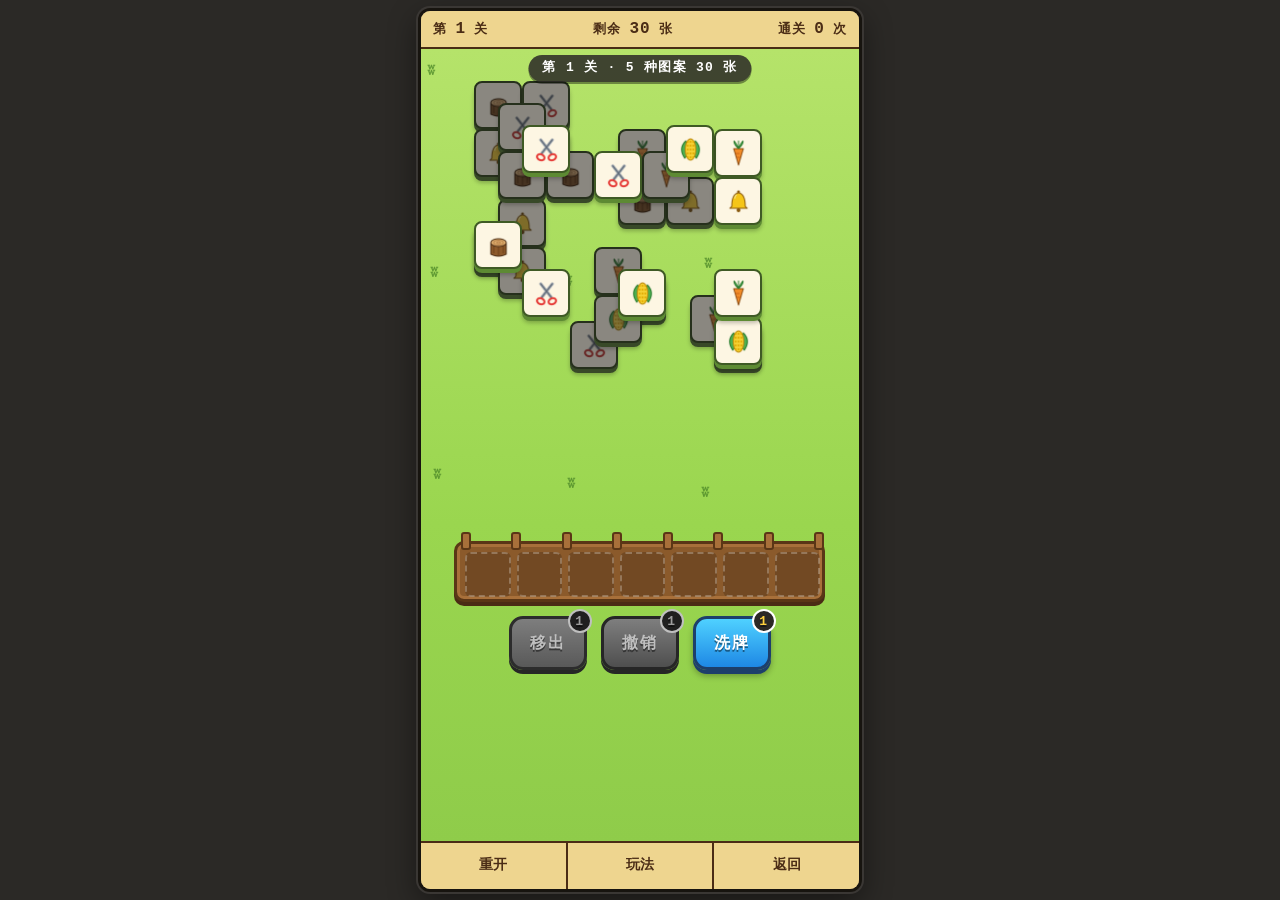
<file: sheep/index.html>
<!DOCTYPE html>
<html lang="zh-CN">
<head>
<meta charset="utf-8">
<meta name="viewport" content="width=device-width,initial-scale=1,maximum-scale=1,user-scalable=no,viewport-fit=cover">
<meta name="theme-color" content="#2b2926">
<title>羊了个羊</title>
<link rel="stylesheet" href="../common/shell.css">
<style>
.stage{background:linear-gradient(#b5e36a,#9ad64f 60%,#8fcc4a);overflow:hidden}
.grass{position:absolute;color:#4f8a2a;font-size:14px;font-weight:700;opacity:.8;pointer-events:none;font-family:serif}
.tile{position:absolute;width:44px;height:44px;border-radius:8px;background:#fdf6e3 center/70% no-repeat;border:2px solid #3f5a25;box-shadow:0 4px 0 #5d8a33,0 6px 4px rgba(0,0,0,.25);transition:left .22s ease,top .22s ease,transform .22s ease,opacity .2s;cursor:pointer;transform-origin:center;box-sizing:border-box}
.tile.covered{filter:brightness(.55) saturate(.7);cursor:default}
.tile.inslot{box-shadow:0 2px 0 #5d8a33;transform:scale(.92)}
.tile.gone{opacity:0;transform:scale(.2);pointer-events:none}
.tile.flip{animation:flip .35s ease}
@keyframes flip{0%{transform:rotateY(0)}50%{transform:rotateY(90deg)}100%{transform:rotateY(0)}}
.slotbar{position:absolute;background:#8b5a2b;border:3px solid #5a3616;border-radius:10px;box-shadow:inset 0 0 0 3px #a8703a,0 4px 0 #4a2c15}
.slotbar .post{position:absolute;top:-12px;width:10px;height:18px;background:#a8703a;border:2px solid #5a3616;border-radius:3px}
.slotbar .cell{position:absolute;border-radius:6px;background:rgba(0,0,0,.18);border:2px dashed rgba(255,255,255,.25)}
.props{position:absolute;display:flex;justify-content:center;gap:14px;left:0;right:0}
.prop{position:relative;width:78px;height:54px;border:3px solid #1d3f6b;border-radius:14px;color:#fff;font-weight:700;font-size:16px;letter-spacing:.1em;text-shadow:0 2px 0 rgba(0,0,0,.45);box-shadow:0 4px 0 #1d3f6b,0 6px 6px rgba(0,0,0,.3);cursor:pointer;font-family:var(--font-cn)}
.prop.blue{background:linear-gradient(#5ab6ff,#2f80ed)}
.prop.pink{background:linear-gradient(#ff8ad4,#e040a0);border-color:#7a1a55;box-shadow:0 4px 0 #7a1a55,0 6px 6px rgba(0,0,0,.3)}
.prop.cyan{background:linear-gradient(#4fd1ff,#1e88e5)}
.prop i{position:absolute;right:-8px;top:-10px;width:24px;height:24px;border-radius:50%;background:#2b2926;border:2px solid #fff;color:#ffd23f;font-style:normal;font-size:13px;display:flex;align-items:center;justify-content:center;font-family:var(--font-mono)}
.prop:disabled{filter:grayscale(1) brightness(.75);cursor:default;box-shadow:0 4px 0 #333}
.prop:active:not(:disabled){transform:translateY(3px);box-shadow:0 1px 0 #1d3f6b}
.pill{position:absolute;z-index:2000;left:50%;transform:translateX(-50%);top:6px;white-space:nowrap;background:rgba(43,41,38,.85);color:#fff;border-radius:16px;padding:4px 14px;font-family:var(--font-mono);font-weight:700;font-size:13px;letter-spacing:.1em;pointer-events:none;box-shadow:0 2px 0 rgba(0,0,0,.4)}
</style>
</head>
<body>
<div id="phone"><div id="screen">
<div class="hud"><span>第 <b id="lvl">1</b> 关</span><span>剩余 <b id="left">0</b> 张</span><span>通关 <b id="wins">0</b> 次</span></div>
<div class="stage" id="stage"><div class="pill" id="pill">羊了个羊</div><div id="board"></div><div class="slotbar" id="slotbar"></div><div class="props"><button class="prop blue" id="btnOut">移出<i>1</i></button><button class="prop pink" id="btnUndo">撤销<i>1</i></button><button class="prop cyan" id="btnShuf">洗牌<i>1</i></button></div></div>
<div class="softkeys"><button id="btnRestart">重开</button><button id="btnHelp">玩法</button><button data-go="../index.html">返回</button></div>
<div class="overlay" id="overlay" hidden></div>
</div></div>
<script src="engine.js"></script>
<script src="../common/shell.js"></script>
<script>
(function(){
'use strict';
const {$,store,dialog,closeDialog,bindNav}=Shell;
bindNav();
const stage=$('#stage'),board=$('#board'),slotbar=$('#slotbar'),overlay=$('#overlay');
const prog=store.get('aigame.sheep.v1',{level:1,wins:0});
const S={st:null,els:[],u:44,ox:0,oy:0,slotPos:[],busy:false,props:{out:1,undo:1,shuf:1},snap:null,modal:null};
/* ---------- 图标 ---------- */
const ICONS={
carrot(g){g.fillStyle='#f28c28';g.beginPath();g.moveTo(22,22);g.lineTo(42,22);g.lineTo(32,56);g.closePath();g.fill();g.strokeStyle='#8a4a10';g.lineWidth=2;g.stroke();g.strokeStyle='#c9641a';g.beginPath();g.moveTo(26,32);g.lineTo(34,32);g.moveTo(28,40);g.lineTo(35,40);g.stroke();g.fillStyle='#4caf50';g.strokeStyle='#2e7d32';for(const a of [-0.5,0,0.5]){g.beginPath();g.moveTo(32,22);g.quadraticCurveTo(32+a*22,12,32+a*18,6);g.quadraticCurveTo(32+a*8,12,32,22);g.fill();g.stroke();}},
bell(g){g.fillStyle='#f5c518';g.beginPath();g.moveTo(18,42);g.quadraticCurveTo(18,16,32,14);g.quadraticCurveTo(46,16,46,42);g.lineTo(50,46);g.lineTo(14,46);g.closePath();g.fill();g.strokeStyle='#8a5a10';g.lineWidth=2;g.stroke();g.fillStyle='#8a5a10';g.beginPath();g.arc(32,50,4,0,6.28);g.fill();g.beginPath();g.arc(32,12,3,0,6.28);g.fill();g.strokeStyle='#fff3a0';g.lineWidth=2;g.beginPath();g.moveTo(24,26);g.quadraticCurveTo(24,20,28,18);g.stroke();},
scissors(g){g.lineCap='round';g.strokeStyle='#9aa3ad';g.lineWidth=6;g.beginPath();g.moveTo(22,40);g.lineTo(44,12);g.moveTo(42,40);g.lineTo(20,12);g.stroke();g.strokeStyle='#5a6470';g.lineWidth=2;g.beginPath();g.moveTo(22,40);g.lineTo(44,12);g.moveTo(42,40);g.lineTo(20,12);g.stroke();g.strokeStyle='#e53935';g.lineWidth=4;g.beginPath();g.ellipse(20,48,8,6,0.4,0,6.28);g.stroke();g.beginPath();g.ellipse(44,48,8,6,-0.4,0,6.28);g.stroke();},
stump(g){g.fillStyle='#8d5a2b';g.beginPath();g.moveTo(16,26);g.lineTo(16,50);g.quadraticCurveTo(32,58,48,50);g.lineTo(48,26);g.closePath();g.fill();g.strokeStyle='#4a2c15';g.lineWidth=2;g.stroke();g.strokeStyle='#6b3f1a';g.beginPath();g.moveTo(22,32);g.lineTo(22,48);g.moveTo(32,34);g.lineTo(32,52);g.moveTo(42,32);g.lineTo(42,48);g.stroke();g.fillStyle='#e0b070';g.beginPath();g.ellipse(32,26,16,8,0,0,6.28);g.fill();g.strokeStyle='#4a2c15';g.stroke();g.strokeStyle='#b8824a';g.beginPath();g.ellipse(32,26,10,5,0,0,6.28);g.stroke();g.beginPath();g.ellipse(32,26,4,2,0,0,6.28);g.stroke();},
corn(g){g.fillStyle='#4caf50';g.strokeStyle='#2e7d32';g.lineWidth=2;g.beginPath();g.moveTo(20,50);g.quadraticCurveTo(6,30,22,14);g.lineTo(28,40);g.closePath();g.fill();g.stroke();g.beginPath();g.moveTo(44,50);g.quadraticCurveTo(58,30,42,14);g.lineTo(36,40);g.closePath();g.fill();g.stroke();g.fillStyle='#f5d033';g.beginPath();g.ellipse(32,32,11,22,0,0,6.28);g.fill();g.strokeStyle='#b8860b';g.stroke();g.fillStyle='#e0a800';for(let r=0;r<5;r++)for(let c=0;c<3;c++){g.beginPath();g.arc(26+c*6,16+r*8,2,0,6.28);g.fill();}},
bucket(g){g.fillStyle='#e53935';g.beginPath();g.moveTo(16,24);g.lineTo(48,24);g.lineTo(44,54);g.lineTo(20,54);g.closePath();g.fill();g.strokeStyle='#7a1a15';g.lineWidth=2;g.stroke();g.fillStyle='#4aa3ff';g.beginPath();g.ellipse(32,24,16,6,0,0,6.28);g.fill();g.strokeStyle='#1d5fa8';g.stroke();g.strokeStyle='#7a1a15';g.lineWidth=3;g.beginPath();g.moveTo(18,22);g.quadraticCurveTo(32,4,46,22);g.stroke();},
milk(g){g.fillStyle='#fff';g.beginPath();g.moveTo(24,22);g.lineTo(40,22);g.lineTo(44,30);g.lineTo(44,54);g.lineTo(20,54);g.lineTo(20,30);g.closePath();g.fill();g.strokeStyle='#5a6470';g.lineWidth=2;g.stroke();g.fillStyle='#4aa3ff';g.fillRect(25,12,14,10);g.strokeRect(25,12,14,10);g.fillRect(20,36,24,10);g.fillStyle='#fff';g.beginPath();g.arc(32,41,3,0,6.28);g.fill();},
yarn(g){g.fillStyle='#e774c2';g.beginPath();g.arc(32,34,18,0,6.28);g.fill();g.strokeStyle='#8a2a6a';g.lineWidth=2;g.stroke();g.strokeStyle='#f7b6e6';g.lineWidth=2.5;for(const k of [-8,0,8]){g.beginPath();g.moveTo(16,34+k);g.quadraticCurveTo(32,26+k,48,34+k);g.stroke();}g.strokeStyle='#8a2a6a';g.lineWidth=2;g.beginPath();g.moveTo(48,44);g.quadraticCurveTo(58,50,52,58);g.stroke();},
fire(g){g.lineCap='round';g.strokeStyle='#8d5a2b';g.lineWidth=6;g.beginPath();g.moveTo(16,54);g.lineTo(48,46);g.moveTo(16,46);g.lineTo(48,54);g.stroke();g.fillStyle='#ff6f00';g.beginPath();g.moveTo(32,8);g.quadraticCurveTo(48,26,42,42);g.quadraticCurveTo(38,50,32,50);g.quadraticCurveTo(26,50,22,42);g.quadraticCurveTo(16,26,32,8);g.fill();g.strokeStyle='#b23a00';g.lineWidth=2;g.stroke();g.fillStyle='#ffd23f';g.beginPath();g.moveTo(32,24);g.quadraticCurveTo(40,34,36,44);g.quadraticCurveTo(32,48,28,44);g.quadraticCurveTo(24,34,32,24);g.fill();},
fork(g){g.lineCap='round';g.strokeStyle='#8d5a2b';g.lineWidth=5;g.beginPath();g.moveTo(32,58);g.lineTo(32,26);g.stroke();g.strokeStyle='#9aa3ad';g.lineWidth=4;g.beginPath();g.moveTo(18,26);g.lineTo(46,26);g.moveTo(20,26);g.lineTo(20,8);g.moveTo(32,26);g.lineTo(32,6);g.moveTo(44,26);g.lineTo(44,8);g.stroke();g.strokeStyle='#5a6470';g.lineWidth=1.5;g.beginPath();g.moveTo(18,26);g.lineTo(46,26);g.stroke();},
cabbage(g){g.fillStyle='#8bc34a';g.strokeStyle='#2e7d32';g.lineWidth=2;g.beginPath();g.arc(32,34,20,0,6.28);g.fill();g.stroke();g.fillStyle='#c5e1a5';g.beginPath();g.ellipse(32,36,12,14,0,0,6.28);g.fill();g.strokeStyle='#7cb342';g.beginPath();g.moveTo(32,22);g.lineTo(32,50);g.moveTo(32,30);g.lineTo(24,40);g.moveTo(32,30);g.lineTo(40,40);g.moveTo(32,40);g.lineTo(26,48);g.moveTo(32,40);g.lineTo(38,48);g.stroke();g.fillStyle='#8bc34a';g.strokeStyle='#2e7d32';g.beginPath();g.moveTo(14,30);g.quadraticCurveTo(10,14,26,14);g.quadraticCurveTo(20,24,22,34);g.fill();g.stroke();g.beginPath();g.moveTo(50,30);g.quadraticCurveTo(54,14,38,14);g.quadraticCurveTo(44,24,42,34);g.fill();g.stroke();},
glove(g){g.fillStyle='#2f80ed';g.strokeStyle='#123f7a';g.lineWidth=2;g.beginPath();g.moveTo(22,34);g.quadraticCurveTo(8,30,12,20);g.quadraticCurveTo(18,16,24,26);g.closePath();g.fill();g.stroke();g.beginPath();g.moveTo(22,56);g.lineTo(22,30);g.quadraticCurveTo(22,12,34,12);g.quadraticCurveTo(46,12,46,28);g.lineTo(46,56);g.closePath();g.fill();g.stroke();g.fillStyle='#fff';g.fillRect(22,48,24,8);g.strokeRect(22,48,24,8);}
};
const ICON_URL={};
(function(){const sc=2;for(const k in ICONS){const c=document.createElement('canvas');c.width=64*sc;c.height=64*sc;const g=c.getContext('2d');g.scale(sc,sc);g.lineJoin='round';ICONS[k](g);ICON_URL[k]=c.toDataURL();}})();
/* ---------- 布局 ---------- */
function layoutMetrics(){
  const W=stage.clientWidth,H=stage.clientHeight;
  const u=Math.floor(Math.min(W/9.0,(H-8-10-16-58-10)/11.1));
  S.u=u;S.ox=Math.floor((W-8.9*u)/2);S.oy=8;
  const sbTop=S.oy+9.9*u+8,sbH=u*0.95+16,sbW=7*(u*0.95)+6*6+16;const sbLeft=Math.floor((W-sbW)/2);
  slotbar.style.left=sbLeft+'px';slotbar.style.top=sbTop+'px';slotbar.style.width=sbW+'px';slotbar.style.height=sbH+'px';
  slotbar.innerHTML='';S.slotPos=[];
  for(let i=0;i<7;i++){const x=8+i*(u*0.95+6);const cell=document.createElement('div');cell.className='cell';cell.style.left=x+'px';cell.style.top='8px';cell.style.width=(u*0.95)+'px';cell.style.height=(u*0.95)+'px';slotbar.appendChild(cell);S.slotPos.push({x:sbLeft+x-3+u*0.02,y:sbTop-3+8+u*0.02});}
  for(let i=0;i<8;i++){const p=document.createElement('div');p.className='post';p.style.left=(4+i*(sbW-18)/7)+'px';slotbar.appendChild(p);}
  document.querySelector('.props').style.top=(sbTop+sbH+14)+'px';
  for(const g of stage.querySelectorAll('.grass'))g.remove();
  for(let i=0;i<7;i++){const g=document.createElement('div');g.className='grass';g.textContent='ʬ';g.style.left=(6+((i*137)%(W-30)))+'px';g.style.top=(S.oy+4+((i*211)%Math.max(40,sbTop-60)))+'px';stage.appendChild(g);}
}
function tilePos(t){const u=S.u;const zo=t.z<100?Math.min(t.z,8)*2:0;return {x:S.ox+t.x*u,y:S.oy+t.y*u-zo};}
function renderAll(){
  const st=S.st;
  st.tiles.forEach((t,i)=>{const el=S.els[i];el.style.width=S.u+'px';el.style.height=S.u+'px';el.style.backgroundImage='url('+ICON_URL[t.kind]+')';
    el.classList.toggle('gone',t.state==='gone');el.classList.toggle('inslot',t.state==='slot');
    if(t.state==='board'){const p=tilePos(t);el.style.left=p.x+'px';el.style.top=p.y+'px';el.style.zIndex=t.z+10;el.classList.toggle('covered',!Sheep.isFree(st,t));}
    else if(t.state==='slot'){const k=st.slot.indexOf(t.id);const p=S.slotPos[Math.max(0,k)];el.style.left=p.x+'px';el.style.top=p.y+'px';el.style.zIndex=1000+k;el.classList.remove('covered');}
  });
  $('#left').textContent=st.tiles.filter(t=>t.state!=='gone').length;
  $('#btnOut').disabled=S.props.out<=0||S.busy||!!st.over||!st.slot.length;$('#btnUndo').disabled=S.props.undo<=0||S.busy||!S.snap;$('#btnShuf').disabled=S.props.shuf<=0||S.busy||!!st.over;
  $('#btnOut').querySelector('i').textContent=S.props.out;$('#btnUndo').querySelector('i').textContent=S.props.undo;$('#btnShuf').querySelector('i').textContent=S.props.shuf;
}
function newLevel(n){
  S.st=Sheep.newGame(n);S.props={out:1,undo:1,shuf:1};S.snap=null;S.busy=false;S.modal=null;closeDialog(overlay);
  board.innerHTML='';S.els=S.st.tiles.map(t=>{const el=document.createElement('div');el.className='tile';el.dataset.id=t.id;el.addEventListener('pointerdown',e=>{e.preventDefault();onTap(t.id);});board.appendChild(el);return el;});
  $('#lvl').textContent=n;$('#wins').textContent=prog.wins;$('#pill').textContent='第 '+n+' 关 · '+Sheep.params(n).kinds+' 种图案 '+S.st.tiles.length+' 张';
  layoutMetrics();renderAll();
}
function onTap(id){
  const st=S.st;if(S.busy||st.over||S.modal)return;const t=st.tiles[id];if(t.state!=='board'||!Sheep.isFree(st,t))return;
  S.snap=Sheep.snapshot(st);
  const r=Sheep.pick(st,id);if(!r.ok){S.snap=null;return;}
  S.busy=true;renderAll();
  setTimeout(()=>{
    if(r.removed){for(const i of r.removed)S.els[i].classList.add('gone');}
    S.busy=false;renderAll();
    if(st.over==='win')win();else if(st.over==='lose')lose();
  },240);
}
function win(){prog.wins++;prog.level=Math.max(prog.level,S.st.level+1);store.set('aigame.sheep.v1',prog);$('#wins').textContent=prog.wins;
  S.modal=()=>dialog(overlay,{title:'过关!',lines:['第 '+S.st.level+' 关 全部消完','已通关 '+prog.wins+' 次'],buttons:[{label:'下一关',primary:true,onClick(){newLevel(S.st.level+1);}},{label:'再玩本关',onClick(){newLevel(S.st.level);}}]});setTimeout(S.modal,350);}
function lose(){S.modal=()=>dialog(overlay,{title:'槽满了',lines:['第 '+S.st.level+' 关 · 还剩 '+S.st.tiles.filter(t=>t.state!=='gone').length+' 张',S.props.out>0?'还能用一次"移出"救一下':'道具用完了'],buttons:S.props.out>0?[{label:'用移出',primary:true,onClick(){S.modal=null;useOut();}},{label:'重来',onClick(){newLevel(S.st.level);}}]:[{label:'重来',primary:true,onClick(){newLevel(S.st.level);}},{label:'回第 1 关',onClick(){newLevel(1);}}]});setTimeout(S.modal,350);}
function useOut(){const st=S.st;if(S.props.out<=0||!st.slot.length||S.busy)return;S.props.out--;S.snap=null;Sheep.moveOut(st);renderAll();}
function useUndo(){if(S.props.undo<=0||!S.snap||S.busy)return;S.props.undo--;Sheep.restore(S.st,S.snap);S.snap=null;if(S.modal){closeDialog(overlay);S.modal=null;}renderAll();}
function useShuf(){const st=S.st;if(S.props.shuf<=0||S.busy||st.over)return;S.props.shuf--;S.snap=null;Sheep.shuffle(st);S.els.forEach((el,i)=>{if(st.tiles[i].state==='board'){el.classList.remove('flip');void el.offsetWidth;el.classList.add('flip');}});renderAll();}
$('#btnOut').addEventListener('click',useOut);$('#btnUndo').addEventListener('click',useUndo);$('#btnShuf').addEventListener('click',useShuf);
$('#btnRestart').addEventListener('click',()=>newLevel(S.st.level));
$('#btnHelp').addEventListener('click',()=>{S.modal=null;dialog(overlay,{title:'怎么玩',html:'<div class="txt">点没被压住的牌,它会进到下面的<b>木槽</b>里;槽里凑齐 <b>3 张一样的</b>就消掉。<br>槽只有 7 格,放满还没消掉就输了;把牌全消完过关。<br>两侧横着叠的牌只能从最外面一张开始拿。<br>每关三个道具各一次:<b>移出</b>把槽里前 3 张放回牌面,<b>撤销</b>退回上一步,<b>洗牌</b>重排剩余牌的图案。<br>每一关都保证有解,别急,先看清楚再点。</div>',buttons:[{label:'知道了',primary:true}]});});
window.addEventListener('resize',()=>{layoutMetrics();renderAll();});
const dbg=/^#lv(\d+)$/.exec(location.hash); // 调试:#lv5 直接看第 5 关
newLevel(dbg?Math.max(1,+dbg[1]):Math.min(prog.level,99));
})();
</script>
</body>
</html>
</file>
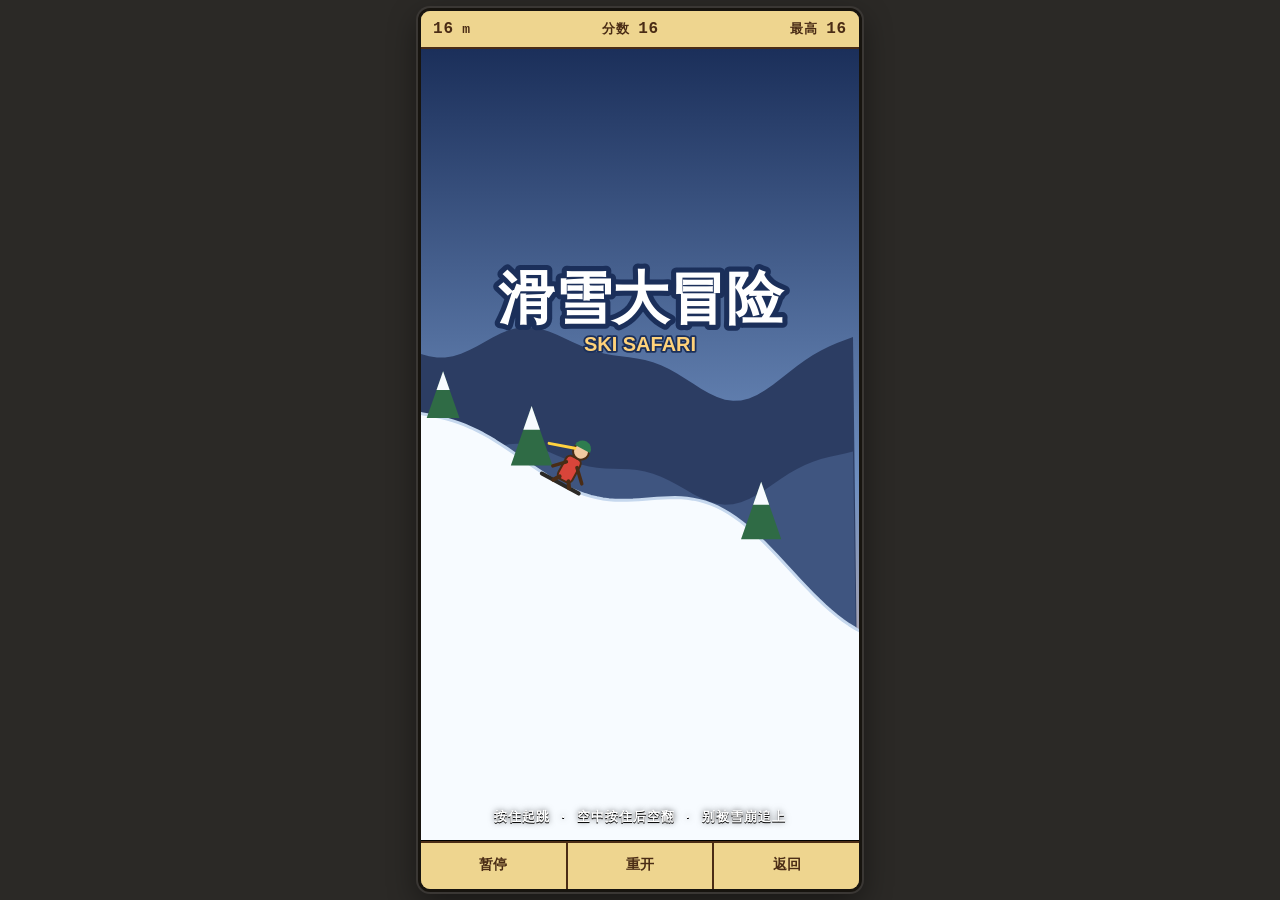
<file: ski/index.html>
<!DOCTYPE html>
<html lang="zh-CN">
<head>
<meta charset="utf-8">
<meta name="viewport" content="width=device-width,initial-scale=1,maximum-scale=1,user-scalable=no,viewport-fit=cover">
<meta name="theme-color" content="#2b2926">
<title>滑雪大冒险</title>
<link rel="stylesheet" href="../common/shell.css">
</head>
<body>
<div id="phone"><div id="screen">
<div class="hud"><span><b id="dist">0</b> m</span><span>分数 <b id="score">0</b></span><span>最高 <b id="best">0</b></span></div>
<div class="stage" id="stage"><canvas id="cv"></canvas><div class="hint" id="hint">按住起跳 · 空中按住后空翻 · 别被雪崩追上</div></div>
<div class="softkeys"><button id="btnPause">暂停</button><button id="btnRestart">重开</button><button data-go="../index.html">返回</button></div>
<div class="overlay" id="overlay" hidden></div>
</div></div>
<script src="../common/shell.js"></script>
<script>
(function(){
'use strict';
const {$,clamp,rand,lerp,store,fit,watchResize,dialog,closeDialog,bindNav,text,makeFx}=Shell;
bindNav();
const cv=$('#cv'),g=cv.getContext('2d'),stage=$('#stage'),overlay=$('#overlay'),hint=$('#hint');
let W=0,H=0,dpr=1; // W,H 为 CSS 像素
const GRAV=1500,MAXS=1150;
const fx=makeFx();
const P={x:0,y:0,vx:0,vy:0,ang:0,ground:true,air:0,rot:0,flips:0,crash:0};
const S={state:'ready',t:0,hold:false,cam:{x:0,y:0},av:{x:-700,v:470},tricks:0,best:store.get('aigame.ski.best',0),modal:null};
function resize(){const f=fit(cv,stage);dpr=f.dpr;W=f.w/dpr;H=f.h/dpr;}
function terrain(x){return x*0.42+60*Math.sin(x/230)+35*Math.sin(x/97+1.3)+18*Math.sin(x/41+2.2)+(x>2500?40*Math.sin(x/520):0);}
function slope(x){return Math.atan2(terrain(x+4)-terrain(x-4),8);}
const hash=k=>{let h=Math.sin(k*127.1+311.7)*43758.5453;return h-Math.floor(h);};
function rocks(x0,x1){const out=[];for(let k=Math.floor(x0/640);k<=Math.floor(x1/640);k++){if(k<3||hash(k)>0.62)continue;out.push(k*640+hash(k+9)*400);}return out;}
function reset(){P.x=200;P.y=terrain(200);P.vx=120;P.vy=0;P.ang=slope(200);P.ground=true;P.air=0;P.rot=0;P.flips=0;P.crash=0;S.t=0;S.hold=false;S.av={x:-800,v:470};S.tricks=0;S.cam.x=P.x-W*0.32;S.cam.y=P.y-H*0.55;fx.clear();hud();}
function start(){reset();S.state='play';hint.hidden=true;}
const dist=()=>Math.max(0,Math.floor(P.x/12));const score=()=>dist()+S.tricks;
function hud(){$('#dist').textContent=dist();$('#score').textContent=score();$('#best').textContent=Math.max(S.best,score());}
function normAng(a){while(a>Math.PI)a-=2*Math.PI;while(a<-Math.PI)a+=2*Math.PI;return a;}
function update(dt){
  if(S.state!=='play')return;S.t+=dt;
  if(P.crash>0){P.crash-=dt;P.vx*=0.9;}
  // 积分
  P.vy+=GRAV*dt;P.x+=P.vx*dt;P.y+=P.vy*dt;
  const ty=terrain(P.x),th=slope(P.x);
  if(P.y>=ty-0.5){ // 触地
    if(!P.ground){ // 落地判定
      const diff=Math.abs(normAng(P.ang-th));
      if(diff>1.5&&P.crash<=0){crash('摔倒了');}
      else{if(P.flips>0){const b=P.flips*100;S.tricks+=b;fx.pop('后空翻 ×'+P.flips+' +'+b,P.x,P.y-90,'#ffe066',20);}if(P.air>1.1){S.tricks+=50;fx.pop('腾空 +50',P.x,P.y-60,'#fff',16);}}
      P.flips=0;P.rot=0;P.air=0;P.ground=true;
    }
    P.y=ty;P.ang=th;
    let s=P.vx*Math.cos(th)+P.vy*Math.sin(th);
    s+=GRAV*Math.sin(th)*dt-s*0.22*dt;s=clamp(s,60,MAXS);
    P.vx=s*Math.cos(th);P.vy=s*Math.sin(th);
    if(S.hold&&P.crash<=0){P.vy-=560;P.ground=false;P.air=0;}
  }else{
    P.ground=false;P.air+=dt;
    if(S.hold){P.ang-=7*dt;P.rot+=7*dt;if(P.rot>=Math.PI*2){P.rot-=Math.PI*2;P.flips++;}}
    else{P.ang+=normAng(slope(P.x)-P.ang)*Math.min(1,dt*1.8);}
  }
  // 石头
  if(P.ground&&P.crash<=0){for(const rx of rocks(P.x-30,P.x+30))if(Math.abs(P.x-rx)<22)crash('撞上石头了');}
  // 雪崩
  S.av.v=470+S.t*3;S.av.x+=S.av.v*dt;S.av.x=Math.max(S.av.x,P.x-1500);
  if(S.av.x>P.x-30)die();
  // 相机
  S.cam.x=lerp(S.cam.x,P.x-W*0.32,Math.min(1,dt*4));S.cam.y=lerp(S.cam.y,P.y-H*0.55,Math.min(1,dt*3));
  fx.update(dt,300);hud();
}
function crash(why){P.crash=0.9;P.vx*=0.25;P.vy=0;P.ang=slope(P.x);P.flips=0;P.rot=0;fx.pop(why,P.x,P.y-70,'#ff8a7a',18);fx.burst(P.x,P.y-10,'#fff',12,200,4);}
function die(){
  S.state='over';const sc=score();if(sc>S.best){S.best=sc;store.set('aigame.ski.best',S.best);}hud();
  S.modal=()=>dialog(overlay,{title:'被雪崩吞了',lines:['滑了 '+dist()+' 米 · 花样 +'+S.tricks,'得分 '+sc+' · 最高 '+S.best],buttons:[{label:'再滑一次',primary:true,onClick(){S.modal=null;start();}},{label:'返回',onClick(){location.href='../index.html';}}]});
  setTimeout(()=>{if(S.state==='over')S.modal();},600);
}
function pause(){if(S.state!=='play'||S.modal)return;S.hold=false;S.modal=()=>dialog(overlay,{title:'暂停',lines:[dist()+' 米'],buttons:[{label:'继续',primary:true,onClick(){S.modal=null;}},{label:'重开',onClick(){S.modal=null;start();}},{label:'返回',onClick(){location.href='../index.html';}}]});S.modal();}
cv.addEventListener('pointerdown',e=>{if(S.modal)return;e.preventDefault();if(S.state!=='play'){if(S.state==='ready'||S.state==='over')start();return;}S.hold=true;try{cv.setPointerCapture(e.pointerId);}catch(err){}});
const up=()=>{S.hold=false;};cv.addEventListener('pointerup',up);cv.addEventListener('pointercancel',up);
document.addEventListener('keydown',e=>{if(e.key===' '||e.key==='ArrowUp'){e.preventDefault();if(S.state!=='play'){if(!S.modal)start();}else S.hold=true;}});
document.addEventListener('keyup',e=>{if(e.key===' '||e.key==='ArrowUp')S.hold=false;});
/* 绘制 */
function render(){
  g.setTransform(dpr,0,0,dpr,0,0);
  const sky=g.createLinearGradient(0,0,0,H);sky.addColorStop(0,'#1b2f5a');sky.addColorStop(0.55,'#6f8fc0');sky.addColorStop(1,'#f4c1a0');g.fillStyle=sky;g.fillRect(0,0,W,H);
  const cx=S.cam.x,cy=S.cam.y;
  // 远山两层
  for(const layer of [[0.15,'#2c3d63',0.35,90],[0.3,'#3f5580',0.5,70]]){g.fillStyle=layer[1];g.beginPath();g.moveTo(0,H);for(let sx=0;sx<=W;sx+=8){const wx=sx+cx*layer[0];const y=H*layer[2]+Math.sin(wx/160)*layer[3]*0.5+Math.sin(wx/57+2)*layer[3]*0.3+Math.sin(wx/23)*8;g.lineTo(sx,y);}g.lineTo(W,H);g.closePath();g.fill();}
  // 雪坡
  g.fillStyle='#f7fbff';g.beginPath();g.moveTo(0,H+50);for(let sx=-10;sx<=W+10;sx+=6){const wx=sx+cx;g.lineTo(sx,terrain(wx)-cy);}g.lineTo(W+10,H+50);g.closePath();g.fill();
  g.strokeStyle='#c6d8ee';g.lineWidth=3;g.beginPath();for(let sx=-10;sx<=W+10;sx+=6){const wx=sx+cx;const y=terrain(wx)-cy;if(sx===-10)g.moveTo(sx,y);else g.lineTo(sx,y);}g.stroke();
  // 树与石头
  for(let k=Math.floor(cx/160);k<=Math.floor((cx+W)/160);k++){const wx=k*160+hash(k)*100;if(hash(k+3)<0.45)continue;const x=wx-cx,y=terrain(wx)-cy,h=30+hash(k+5)*30;g.fillStyle='#2f6b45';g.beginPath();g.moveTo(x,y-h);g.lineTo(x-h*0.35,y);g.lineTo(x+h*0.35,y);g.closePath();g.fill();g.fillStyle='#f7fbff';g.beginPath();g.moveTo(x,y-h);g.lineTo(x-h*0.14,y-h*0.6);g.lineTo(x+h*0.14,y-h*0.6);g.closePath();g.fill();}
  for(const rx of rocks(cx-50,cx+W+50)){const x=rx-cx,y=terrain(rx)-cy;g.fillStyle='#6f7a86';g.beginPath();g.moveTo(x-18,y+2);g.lineTo(x-10,y-16);g.lineTo(x+4,y-20);g.lineTo(x+17,y-8);g.lineTo(x+19,y+2);g.closePath();g.fill();g.strokeStyle='#3c444d';g.lineWidth=2;g.stroke();}
  // 滑雪者
  const px=P.x-cx,py=P.y-cy;
  g.save();g.translate(px,py);g.rotate(P.ang+(P.crash>0?Math.sin(S.t*20)*0.6:0));
  g.lineCap='round';g.strokeStyle='#2b2926';g.lineWidth=4;g.beginPath();g.moveTo(-22,0);g.lineTo(20,0);g.stroke(); // 雪板
  g.fillStyle='#d9453a';Shell.rr(g,-8,-30,16,26,5);g.fill();g.strokeStyle='#4a2c15';g.lineWidth=2;g.stroke(); // 身体
  g.strokeStyle='#4a2c15';g.lineWidth=4;g.beginPath();g.moveTo(-5,-6);g.lineTo(-9,0);g.moveTo(5,-6);g.lineTo(9,0);g.stroke(); // 腿
  g.lineWidth=3.5;g.beginPath();g.moveTo(6,-22);g.lineTo(18,-10);g.moveTo(-6,-22);g.lineTo(-16,-12);g.stroke(); // 手臂
  g.fillStyle='#f2c9a0';g.beginPath();g.arc(2,-38,8,0,6.28);g.fill();g.lineWidth=2;g.stroke(); // 头
  g.fillStyle='#2e7d4f';g.beginPath();g.arc(2,-41,8.5,Math.PI,0);g.fill(); // 帽子
  g.strokeStyle='#ffd23f';g.lineWidth=3;g.beginPath();g.moveTo(-5,-38);g.lineTo(-30,-30);g.stroke(); // 围巾
  g.restore();
  // 雪崩
  const ax=S.av.x-cx;if(ax>-200){g.fillStyle='rgba(255,255,255,.96)';g.beginPath();g.moveTo(-50,H+50);g.lineTo(-50,-50);for(let sx=-50;sx<=ax+60;sx+=10){const wx=sx+cx;const base=terrain(wx)-cy;const h=140+Math.sin(sx/40+S.t*9)*25+Math.sin(sx/13+S.t*15)*10;const edge=Math.max(0,1-(ax+60-sx)/120);g.lineTo(sx,base-h*(1-edge*edge));}g.lineTo(ax+60,terrain(S.av.x+60)-cy+40);g.lineTo(ax+60,H+50);g.closePath();g.fill();
    g.fillStyle='rgba(220,235,250,.9)';for(let i=0;i<8;i++){const sx=ax+40-i*38-Math.sin(S.t*7+i)*12;const wx=sx+cx;g.beginPath();g.arc(sx,terrain(wx)-cy-60-i*12-Math.abs(Math.sin(S.t*6+i*1.3))*30,22+i*3,0,6.28);g.fill();}}
  fx.draw(g,1/dpr*0+1);
  g.setTransform(dpr,0,0,dpr,0,0);
  if(S.state==='ready'){text(g,'滑雪大冒险',W/2,H*0.32,Math.min(W,H)*0.13,'#fff','#1b2f5a');text(g,'SKI SAFARI',W/2,H*0.32+Math.min(W,H)*0.1,Math.min(W,H)*0.045,'#ffd27a','#1b2f5a');}
}
// 特效坐标在世界坐标里,绘制时转成屏幕坐标
const _draw=fx.draw;fx.draw=function(ctx){ctx.save();ctx.translate(-S.cam.x,-S.cam.y);_draw.call(fx,ctx,1);ctx.restore();};
$('#btnPause').addEventListener('click',pause);
$('#btnRestart').addEventListener('click',()=>{closeDialog(overlay);S.modal=null;start();});
document.addEventListener('visibilitychange',()=>{if(document.hidden)pause();});
resize();watchResize(stage,resize);reset();hud();
Shell.makeLoop(dt=>{if(!S.modal)update(dt);render();}).start();
if(location.hash==='#auto')start();
})();
</script>
</body>
</html>
</file>
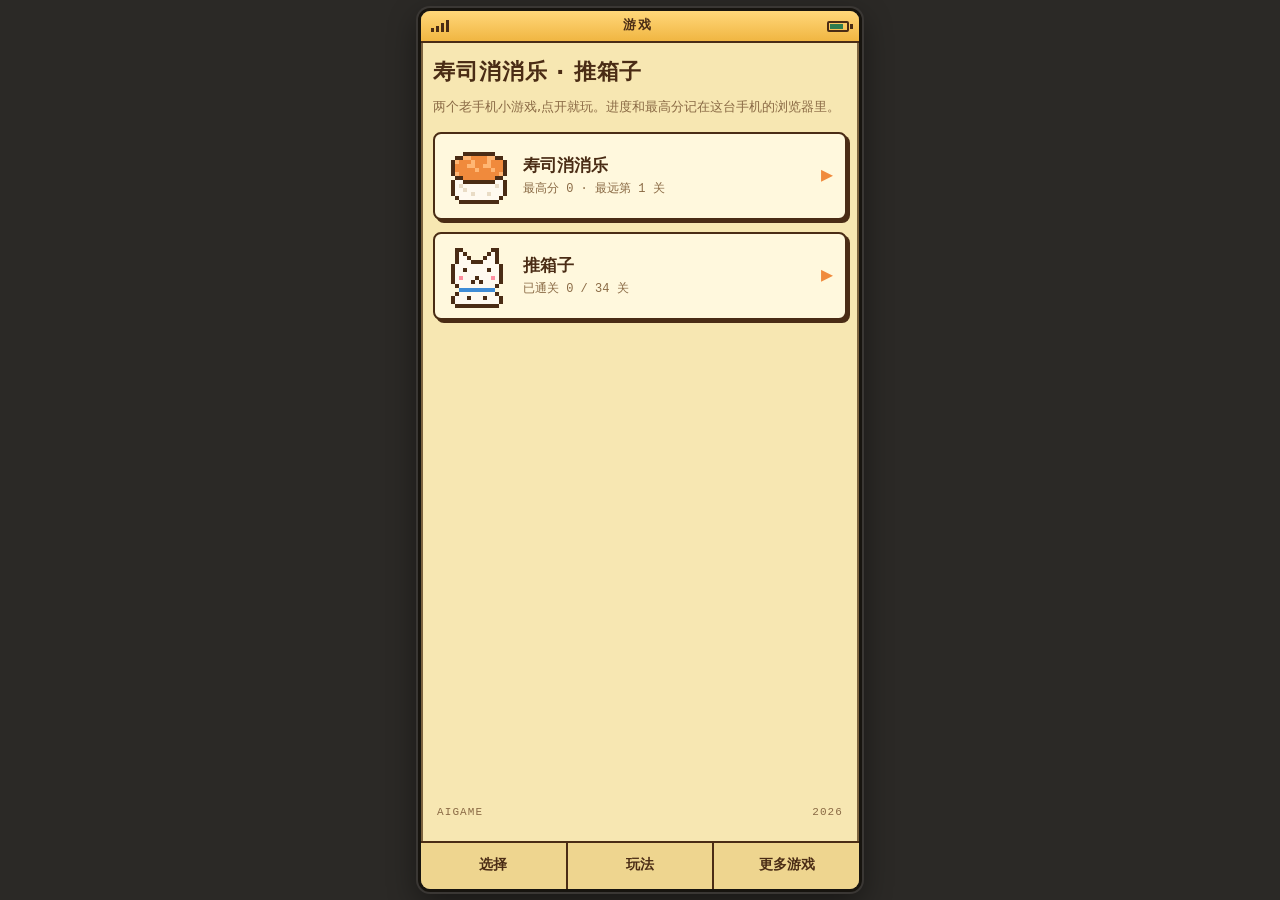
<file: sushi-sokoban/index.html>
<!DOCTYPE html>
<html lang="zh-CN">
<head>
<meta charset="utf-8">
<meta name="viewport" content="width=device-width,initial-scale=1,maximum-scale=1,user-scalable=no,viewport-fit=cover">
<meta name="theme-color" content="#2b2926">
<title>寿司消消乐·推箱子</title>
</head>
<body>
<!--ARTIFACT-START-->
<style>
:root{
  --lcd:#f7e7b2;--lcd-deep:#eed58f;--lcd-card:#fff8dd;
  --ink:#4a2c15;--ink-soft:#8a6a45;
  --accent:#f08a3c;--green:#2e7d4f;--green-light:#6fcf8a;--red:#d9453a;--red-light:#ff8a7a;
  --bezel:#2b2926;--bezel-hi:#3a3734;
  --font-cn:"PingFang SC","Hiragino Sans GB","Microsoft YaHei","Noto Sans CJK SC",system-ui,sans-serif;
  --font-mono:ui-monospace,"SF Mono",Menlo,Consolas,"Courier New",monospace;
}
*{box-sizing:border-box}
[hidden]{display:none!important}
html,body{margin:0;height:100%}
body{background:var(--bezel);color:var(--ink);font-family:var(--font-cn);font-size:14px;line-height:1.4;overscroll-behavior:none;-webkit-tap-highlight-color:transparent;user-select:none;-webkit-user-select:none;touch-action:manipulation;-webkit-text-size-adjust:100%}
button{font-family:inherit}
button:focus-visible{outline:3px solid var(--accent);outline-offset:2px}
#phone{max-width:460px;margin:0 auto;height:100vh;height:100dvh;display:flex;flex-direction:column;padding:8px 8px calc(8px + env(safe-area-inset-bottom))}
#screen{flex:1;min-height:0;display:flex;flex-direction:column;background:var(--lcd);border:3px solid #17140f;border-radius:12px;box-shadow:inset 0 0 0 2px #7d6440,0 0 0 2px var(--bezel-hi),0 10px 30px rgba(0,0,0,.45);overflow:hidden;position:relative}
.scr{display:flex;flex-direction:column;height:100%;min-height:0}

/* 状态栏 / 软键 */
.statusbar{display:flex;align-items:center;justify-content:space-between;padding:6px 10px;background:linear-gradient(#ffd77a,#f0b642);border-bottom:2px solid var(--ink);font-family:var(--font-mono);font-weight:700;letter-spacing:.12em;font-size:13px}
.sig{display:inline-flex;align-items:flex-end;gap:2px;height:12px}
.sig i{display:block;width:3px;background:var(--ink)}
.sig i:nth-child(1){height:4px}.sig i:nth-child(2){height:6px}.sig i:nth-child(3){height:9px}.sig i:nth-child(4){height:12px}
.bat{display:inline-block;width:22px;height:11px;border:2px solid var(--ink);border-radius:2px;position:relative;padding:1px}
.bat::before{content:"";display:block;height:100%;width:80%;background:var(--green)}
.bat::after{content:"";position:absolute;right:-6px;top:1px;width:3px;height:5px;background:var(--ink)}
.softkeys{display:flex;border-top:2px solid var(--ink);background:var(--lcd-deep);font-family:var(--font-mono);font-weight:700;letter-spacing:.08em;flex:none}
.softkeys button{flex:1;background:none;border:0;color:var(--ink);font:inherit;padding:11px 8px;font-size:14px;cursor:pointer;min-height:46px}
.softkeys button+button{border-left:2px solid var(--ink)}
.softkeys button:active{background:var(--accent);color:#fff}

/* 首页菜单 */
.menu{flex:1;min-height:0;overflow:auto;padding:14px 12px 10px;display:flex;flex-direction:column;gap:12px}
.menu h1{margin:2px 0 0;font-size:22px;letter-spacing:.04em;text-wrap:balance;line-height:1.2}
.menu .lead{margin:0 0 4px;color:var(--ink-soft);font-size:13px;max-width:34em}
.item{display:grid;grid-template-columns:64px 1fr auto;align-items:center;gap:12px;padding:10px 12px;background:var(--lcd-card);border:2px solid var(--ink);border-radius:8px;box-shadow:3px 3px 0 var(--ink);text-align:left;font:inherit;color:inherit;cursor:pointer;width:100%}
.item:active{transform:translate(2px,2px);box-shadow:1px 1px 0 var(--ink)}
.item canvas{width:64px;height:64px;image-rendering:pixelated;display:block}
.item .t{font-weight:700;font-size:17px;display:block}
.item .s{color:var(--ink-soft);font-size:12px;margin-top:3px;font-family:var(--font-mono);display:block}
.item .go{font-family:var(--font-mono);font-weight:700;color:var(--accent);font-size:20px}
.foot{margin-top:auto;font-family:var(--font-mono);font-size:11px;color:var(--ink-soft);display:flex;justify-content:space-between;padding:0 4px;letter-spacing:.1em}

/* 消消乐 */
.hud{display:grid;grid-template-columns:1fr 1fr;gap:5px 12px;padding:7px 12px;border-bottom:2px solid var(--ink);background:var(--lcd-deep);font-family:var(--font-mono);font-weight:700;font-size:13px;letter-spacing:.1em;flex:none}
.hud .f{display:flex;align-items:center;gap:8px;white-space:nowrap}
.hud .f canvas{display:block}
.stage{flex:1;min-height:0;display:flex;align-items:center;justify-content:center;padding:6px}
.stage canvas{display:block;touch-action:none;border:2px solid var(--ink);background:#f9ecc0;image-rendering:pixelated}
.stage canvas.soko{border:0;background:transparent}
.bars{padding:6px 12px 8px;display:grid;grid-template-columns:auto 1fr;gap:6px 10px;align-items:center;font-family:var(--font-mono);font-weight:700;font-size:13px;letter-spacing:.3em;flex:none}
.bar{height:13px;border:2px solid var(--ink);background:#fff;padding:1px}
.bar i{display:block;height:100%;transition:width .12s linear}
.bar.time i{background:repeating-linear-gradient(90deg,var(--green) 0 4px,var(--green-light) 4px 6px)}
.bar.time.low i{background:repeating-linear-gradient(90deg,var(--red) 0 4px,var(--red-light) 4px 6px)}
.bar.hint i{background:repeating-linear-gradient(90deg,var(--red) 0 4px,var(--red-light) 4px 6px)}

/* 推箱子 */
.sokohud{display:flex;align-items:center;justify-content:space-between;gap:8px;padding:6px 10px;border-bottom:2px solid var(--ink);background:var(--lcd-deep);font-family:var(--font-mono);font-weight:700;flex:none}
.lvlnav{display:flex;align-items:center;gap:6px}
.lvlnav button{width:36px;height:36px;border:2px solid var(--ink);background:var(--lcd-card);border-radius:6px;font:inherit;font-weight:700;font-size:14px;color:var(--ink);box-shadow:2px 2px 0 var(--ink);cursor:pointer}
.lvlnav button:disabled{opacity:.35;box-shadow:none}
.lvlnav .n{min-width:74px;text-align:center;line-height:1.15}
.lvlnav .n b{display:block;font-size:16px}
.lvlnav .n small{display:block;font-size:11px;color:var(--ink-soft);letter-spacing:.05em;font-weight:400}
.cnt{font-size:12px;letter-spacing:.05em;text-align:right;line-height:1.5;font-variant-numeric:tabular-nums}
.pad{display:flex;align-items:center;justify-content:center;gap:14px;padding:8px 8px 10px;border-top:2px solid var(--ink);background:var(--lcd-deep);flex:none}
.dpad{width:146px;height:146px;border-radius:50%;background:radial-gradient(circle at 40% 35%,#f4f2ec,#b9b5ab 70%,#8d887c);box-shadow:inset 0 2px 4px #fff,inset 0 -3px 6px rgba(0,0,0,.35),0 4px 0 #6f6a60,0 6px 10px rgba(0,0,0,.4);display:grid;grid-template-columns:repeat(3,1fr);grid-template-rows:repeat(3,1fr);place-items:center;flex:none}
.dk{border:0;background:none;font-size:18px;color:#3a3734;width:100%;height:100%;font-weight:700;touch-action:none;cursor:pointer;padding:0}
.dk.up{grid-column:2;grid-row:1}.dk.left{grid-column:1;grid-row:2}.dk.right{grid-column:3;grid-row:2}.dk.down{grid-column:2;grid-row:3}
.dk.center{grid-column:2;grid-row:2;width:56px;height:56px;border-radius:50%;background:radial-gradient(circle at 40% 35%,#5a5650,#2b2926 70%);color:#f3e2b3;font-size:13px;letter-spacing:.1em;box-shadow:inset 0 1px 2px #8a857c,0 2px 0 #111}
.dk:active{color:var(--accent)}
.dk.center:active{transform:translateY(1px);color:var(--accent)}
.side{display:flex;flex-direction:column;gap:10px;flex:none}
.side button{width:66px;height:42px;border:2px solid var(--ink);border-radius:8px;background:var(--lcd-card);font:inherit;font-weight:700;color:var(--ink);box-shadow:2px 2px 0 var(--ink);font-family:var(--font-mono);letter-spacing:.1em;font-size:13px;cursor:pointer}
.side button:active{transform:translate(2px,2px);box-shadow:0 0 0 var(--ink)}

/* 对话框 */
.overlay{position:absolute;inset:0;background:rgba(74,44,21,.45);display:flex;align-items:center;justify-content:center;padding:20px;z-index:5}
.dlg{background:var(--lcd);border:3px solid var(--ink);border-radius:10px;box-shadow:4px 4px 0 var(--ink);padding:16px 18px;width:100%;max-width:310px;text-align:center;max-height:100%;overflow:auto}
.dlg h2{margin:0 0 8px;font-size:20px;letter-spacing:.06em;text-wrap:balance}
.dlg p{margin:4px 0;font-family:var(--font-mono);font-weight:700;font-size:13px}
.dlg .txt{text-align:left;font-size:13px;line-height:1.6;margin:6px 0}
.dlg .txt b{color:var(--accent)}
.dlg .btns{display:flex;gap:10px;justify-content:center;margin-top:14px;flex-wrap:wrap}
.dlg button{min-width:96px;padding:10px 14px;border:2px solid var(--ink);border-radius:8px;background:var(--lcd-card);font:inherit;font-weight:700;color:var(--ink);box-shadow:2px 2px 0 var(--ink);cursor:pointer}
.dlg button.pri{background:var(--accent);color:#fff}
.dlg button:active{transform:translate(2px,2px);box-shadow:0 0 0 var(--ink)}
.lvgrid{display:grid;grid-template-columns:repeat(5,1fr);gap:6px;max-height:46vh;overflow:auto;margin-top:8px;padding:2px}
.lvgrid button{min-width:0;padding:9px 0;font-family:var(--font-mono);font-size:13px;font-variant-numeric:tabular-nums}
.lvgrid button.done{background:var(--green-light)}
.lvgrid button.cur{outline:3px solid var(--accent);outline-offset:1px}
@media (prefers-reduced-motion:reduce){.bar i{transition:none}}
</style>

<div id="phone"><div id="screen">

<section id="home" class="scr">
  <div class="statusbar"><span class="sig"><i></i><i></i><i></i><i></i></span><span>游戏</span><span class="bat"></span></div>
  <div class="menu">
    <h1>寿司消消乐 · 推箱子</h1>
    <p class="lead">两个老手机小游戏,点开就玩。进度和最高分记在这台手机的浏览器里。</p>
    <button class="item" data-go="sushi"><canvas id="icoSushi"></canvas><span><span class="t">寿司消消乐</span><span class="s" id="homeSushiStat">最高分 0</span></span><span class="go">▶</span></button>
    <button class="item" data-go="sokoban"><canvas id="icoSoko"></canvas><span><span class="t">推箱子</span><span class="s" id="homeSokoStat">已通关 0 关</span></span><span class="go">▶</span></button>
    <p class="foot"><span>AIGAME</span><span>2026</span></p>
  </div>
  <div class="softkeys"><button data-go="sushi">选择</button><button id="homeHelp">玩法</button><button data-go="more">更多游戏</button></div>
  <div class="overlay" id="homeOverlay" hidden></div>
</section>

<section id="sushi" class="scr" hidden>
  <div class="hud">
    <div class="f">关别<canvas id="sushiLevel"></canvas></div>
    <div class="f">目标<canvas id="sushiTarget"></canvas></div>
    <div class="f">分数<canvas id="sushiScore"></canvas></div>
    <div class="f">最高<canvas id="sushiBest"></canvas></div>
  </div>
  <div class="stage" id="sushiStage"><canvas id="sushiCanvas"></canvas></div>
  <div class="bars"><span>时间</span><div class="bar time" id="sushiTimeWrap"><i id="sushiTimeBar"></i></div><span>提示</span><div class="bar hint"><i id="sushiHintBar"></i></div></div>
  <div class="softkeys"><button id="sushiHintBtn">提示</button><button id="sushiPauseBtn">暂停</button><button data-go="home">返回</button></div>
  <div class="overlay" id="sushiOverlay" hidden></div>
</section>

<section id="sokoban" class="scr" hidden>
  <div class="sokohud">
    <div class="lvlnav"><button id="sokoPrev" aria-label="上一关">◀</button><span class="n"><b id="sokoLevelName">第1关</b><small id="sokoLevelSub"></small></span><button id="sokoNext" aria-label="下一关">▶</button></div>
    <div class="cnt"><div>步数 <span id="sokoMoves">0</span> · 推箱 <span id="sokoPushes">0</span></div><div>最佳 <span id="sokoBest">--</span></div></div>
  </div>
  <div class="stage" id="sokoStage"><canvas id="sokoCanvas" class="soko"></canvas></div>
  <div class="pad">
    <div class="side"><button id="sokoRestartBtn">重开</button><button id="sokoSelectBtn">选关</button></div>
    <div class="dpad">
      <button class="dk up" data-dir="0" aria-label="上">▲</button>
      <button class="dk left" data-dir="3" aria-label="左">◀</button>
      <button class="dk center" id="sokoUndoBtn">撤销</button>
      <button class="dk right" data-dir="1" aria-label="右">▶</button>
      <button class="dk down" data-dir="2" aria-label="下">▼</button>
    </div>
    <div class="side"><button id="sokoHelpBtn">玩法</button><button data-go="home">返回</button></div>
  </div>
  <div class="overlay" id="sokoOverlay" hidden></div>
</section>

</div></div>

<script>
(function(){
'use strict';
const $=s=>document.querySelector(s);
const clamp=(v,a,b)=>Math.max(a,Math.min(b,v));
const easeOut=p=>1-(1-p)*(1-p);
const easeIn=p=>p*p;
const MONO='ui-monospace,"SF Mono",Menlo,Consolas,"Courier New",monospace';
const store={
  get(k,d){try{const v=localStorage.getItem(k);return v==null?d:JSON.parse(v);}catch(e){return d;}},
  set(k,v){try{localStorage.setItem(k,JSON.stringify(v));}catch(e){}}
};
const DPR=()=>Math.min(3,window.devicePixelRatio||1);

/* ================= 像素资源 ================= */
/*SPRITES-START*/
const PAL={
  K:'#4a2c15',W:'#fffaf0',w:'#e9dcc6',
  O:'#f08a3c',o:'#ffb673',R:'#d9453a',r:'#ff8a7a',
  P:'#ff8fa0',p:'#ffd3da',Y:'#ffd23f',y:'#fff0a8',
  B:'#213b2c',N:'#2e5a40',G:'#2e7d4f',g:'#6fcf8a',
  b:'#c07a35',d:'#8a4f1c',t:'#e8b877',
  S:'#9aa3ad',s:'#c3cbd3',D:'#7b848e',m:'#e8ecef',
  F:'#f6efdf',f:'#e2d7be',C:'#3f8cd6',
  X:'#f1c04a',x:'#c98a1f',Z:'#fff3c4'
};
const SPR={
salmon:[
'................',
'................',
'....KKKKKKKK....',
'..KKooOOOOooKK..',
'.KoOOOoOOOoOOOK.',
'.KOOOooOOooOOOK.',
'.KOOOOOoOOOoOOK.',
'.KoOOOOOOOOOOoK.',
'..KKOOOOOOOOKK..',
'.KWWKKKKKKKKWWK.',
'.KWwWWWWWWWWwWK.',
'.KWWwWWWWWWWWWK.',
'.KWWWWwWWWwWWWK.',
'..KWWWWWWWWWWK..',
'...KKKKKKKKKK...',
'................'],
maki:[
'................',
'.....KKKKKK.....',
'...KKBBBBBBKK...',
'..KBBBBBBBBBBK..',
'.KBBWWWWWWWWBBK.',
'.KBWWWwWWwWWWBK.',
'.KBWWWGGGGWWWBK.',
'.KBWwWGgGGWWwBK.',
'.KBWWWGGgGWwWBK.',
'.KBWWWGGGGWWWBK.',
'.KBWwWWWWWWwWBK.',
'.KBBWWWWWWWWBBK.',
'..KBBBBBBBBBBK..',
'...KKBBBBBBKK...',
'.....KKKKKK.....',
'................'],
onigiri:[
'................',
'.......KK.......',
'......KWWK......',
'.....KWWWWK.....',
'.....KWwWWK.....',
'....KWWWWWWK....',
'....KWWWWwWK....',
'...KWWwWWWWWK...',
'...KWWWWWWWWK...',
'..KWWWWWWWwWWK..',
'..KWWwWWWWWWWK..',
'.KWWWWWWWWWWWWK.',
'.KWBBBBBBBBBBWK.',
'.KWBBBBBBBBBBWK.',
'.KKKKKKKKKKKKKK.',
'................'],
ebi:[
'................',
'..........KK....',
'....KKKKKKPPK...',
'...KPPppPPppPK..',
'..KPppPPppPPpK..',
'..KPPppPPppPPK..',
'..KpPPppPPppKK..',
'...KKKKKKKKKK...',
'..KWWWWWWWWWWK..',
'.KWwWWWWWWWWwWK.',
'.KWWWWwWWWwWWWK.',
'.KWWwWWWWWWWWWK.',
'..KWWWWWWWWWWK..',
'...KKKKKKKKKK...',
'................',
'................'],
tamago:[
'................',
'................',
'...KKKKKKKKKK...',
'..KyyYYYYYYyyK..',
'..KYYYyYYYYYYK..',
'..KYYYYYYyYYYK..',
'..KYyYYYYYYYYK..',
'..KYYYYYYYYyYK..',
'..KKKKKKKKKKKK..',
'.KWWWKBBBBKWWWK.',
'.KWwWKBBBBKWWwK.',
'.KWWWKBBBBKWwWK.',
'.KWWwKBBBBKWWWK.',
'..KWWKBBBBKWWK..',
'...KKKKKKKKKK...',
'................'],
gunkan:[
'................',
'.....KKKKKK.....',
'...KKRrRRrRKK...',
'..KRrRRrRRRrRK..',
'..KRRrRRRrRRRK..',
'.KBKKKKKKKKKKBK.',
'.KBBBBBBBBBBBBK.',
'.KBBNBBBBBBNBBK.',
'.KBBBBBBNBBBBBK.',
'.KBBBBBBBBBBBBK.',
'.KBBNBBBBBBBNBK.',
'.KBBBBBBBBBBBBK.',
'..KBBBBBBBBBBK..',
'...KKKKKKKKKK...',
'................',
'................'],
wall:[
'sSSSSSSmsSSSSSSm',
'SSSSSSSmSSSSSSSm',
'DDDDDDDmDDDDDDDm',
'mmmmmmmmmmmmmmmm',
'SSSmsSSSSSSmsSSS',
'SSSmSSSSSSSmSSSS',
'DDDmDDDDDDDmDDDD',
'mmmmmmmmmmmmmmmm',
'sSSSSSSmsSSSSSSm',
'SSSSSSSmSSSSSSSm',
'DDDDDDDmDDDDDDDm',
'mmmmmmmmmmmmmmmm',
'SSSmsSSSSSSmsSSS',
'SSSmSSSSSSSmSSSS',
'DDDmDDDDDDDmDDDD',
'mmmmmmmmmmmmmmmm'],
floor:[
'ffffffffffffffff',
'fFFFFFFFFFFFFFFF',
'fFFFFFFFFFFFFFFF',
'fFFFFFFFFFFFFFFF',
'fFFFFFFFFFFFFFFF',
'fFFFFFFFFFFFFFFF',
'fFFFFFFFFFFFFFFF',
'fFFFFFFFFFFFFFFF',
'fFFFFFFFFFFFFFFF',
'fFFFFFFFFFFFFFFF',
'fFFFFFFFFFFFFFFF',
'fFFFFFFFFFFFFFFF',
'fFFFFFFFFFFFFFFF',
'fFFFFFFFFFFFFFFF',
'fFFFFFFFFFFFFFFF',
'fFFFFFFFFFFFFFFF'],
target:[
'ffffffffffffffff',
'fFFFFFFFFFFFFFFF',
'fFFFFFFFFFFFFFFF',
'fFFFFFKKKKFFFFFF',
'fFFFFKGGGGKFFFFF',
'fFFFKGgGGgGKFFFF',
'fFFFKGGGGGGKFFFF',
'fFFFKGGGGGGKFFFF',
'fFFFKGgGGgGKFFFF',
'fFFFFKGGGGKFFFFF',
'fFFFFFKKKKFFFFFF',
'fFFFFFFFFFFFFFFF',
'fFFFFFFFFFFFFFFF',
'fFFFFFFFFFFFFFFF',
'fFFFFFFFFFFFFFFF',
'fFFFFFFFFFFFFFFF'],
box:[
'KKKKKKKKKKKKKKKK',
'KttttttttttttttK',
'KtbddbbbbbbddbtK',
'KtbbddbbbbddbbtK',
'KtbbbddbbddbbbtK',
'KtbbbbddddbbbbtK',
'KtbbbbbddbbbbbtK',
'KtbbbbbddbbbbbtK',
'KtbbbbddddbbbbtK',
'KtbbbddbbddbbbtK',
'KtbbddbbbbddbbtK',
'KtbddbbbbbbddbtK',
'KtbbbbbbbbbbbbtK',
'KttttttttttttttK',
'KKKKKKKKKKKKKKKK',
'KKKKKKKKKKKKKKKK'],
cat:[
'................',
'..KK.......KK...',
'..KWK.....KWK...',
'..KWWK...KWWK...',
'..KWWWKKKWWWK...',
'.KWWWWWWWWWWWK..',
'.KWWKWWWWWKWWK..',
'.KWWWWWWWWWWWK..',
'.KWPWWWKWWWPWK..',
'.KWWWWKWKWWWWK..',
'..KWWWWWWWWWK...',
'...CCCCCCCCC....',
'..KWWWWWWWWWK...',
'.KWWWKWWWKWWWK..',
'.KWWWWWWWWWWWK..',
'..KKKKKKKKKKK...']
};
function recolor(rows,map){return rows.map(r=>r.replace(/./g,ch=>map[ch]||ch));}
SPR.boxOn=recolor(SPR.box,{b:'X',d:'x',t:'Z'});
const SUSHI_KINDS=['salmon','maki','onigiri','ebi','tamago','gunkan'];
const DIGITS={
'0':['111','101','101','101','111'],'1':['010','110','010','010','111'],
'2':['111','001','111','100','111'],'3':['111','001','111','001','111'],
'4':['101','101','111','001','001'],'5':['111','100','111','001','111'],
'6':['111','100','111','101','111'],'7':['111','001','001','001','001'],
'8':['111','101','111','101','111'],'9':['111','101','111','001','111'],
'-':['000','000','111','000','000']};
/*SPRITES-END*/

const spriteCache=new Map();
function getSprite(name,k){
  const key=name+'@'+k;let c=spriteCache.get(key);if(c)return c;
  const rows=SPR[name];c=document.createElement('canvas');c.width=16*k;c.height=16*k;
  const g=c.getContext('2d');
  for(let y=0;y<16;y++){const row=rows[y];let x=0;while(x<16){const ch=row[x];let e=x+1;while(e<16&&row[e]===ch)e++;if(ch!=='.'){g.fillStyle=PAL[ch]||'#f0f';g.fillRect(x*k,y*k,(e-x)*k,k);}x=e;}}
  spriteCache.set(key,c);return c;
}
function drawPixNum(cv,str,unitCss){
  unitCss=unitCss||3;const dpr=DPR();const u=Math.max(1,Math.round(unitCss*dpr));const n=str.length;
  const W=(n*4-1)*u,H=5*u;
  if(cv.width!==W||cv.height!==H){cv.width=W;cv.height=H;cv.style.width=(W/dpr)+'px';cv.style.height=(H/dpr)+'px';}
  const g=cv.getContext('2d');g.clearRect(0,0,W,H);g.fillStyle=cv.dataset.color||'#4a2c15';
  for(let i=0;i<n;i++){const d=DIGITS[str[i]]||DIGITS['-'];for(let y=0;y<5;y++)for(let x=0;x<3;x++)if(d[y][x]==='1')g.fillRect((i*4+x)*u,y*u,u,u);}
}
function drawStar(g,cx,cy,r,rot,color,alpha){
  g.save();g.translate(cx,cy);g.rotate(rot);g.globalAlpha=Math.max(0,alpha);g.fillStyle=color;g.beginPath();
  for(let i=0;i<10;i++){const rr=i%2?r*0.45:r;const a=i*Math.PI/5-Math.PI/2;g.lineTo(Math.cos(a)*rr,Math.sin(a)*rr);}
  g.closePath();g.fill();g.restore();
}

/* ================= 对话框 ================= */
function dialog(overlay,opt){
  overlay.innerHTML='';const d=document.createElement('div');d.className='dlg';
  if(opt.title){const h=document.createElement('h2');h.textContent=opt.title;d.appendChild(h);}
  for(const l of (opt.lines||[])){const p=document.createElement('p');p.textContent=l;d.appendChild(p);}
  if(opt.html){const div=document.createElement('div');div.innerHTML=opt.html;d.appendChild(div);}
  if(opt.build)opt.build(d);
  if(opt.buttons&&opt.buttons.length){const bs=document.createElement('div');bs.className='btns';
    for(const b of opt.buttons){const btn=document.createElement('button');btn.textContent=b.label;if(b.primary)btn.className='pri';btn.addEventListener('click',()=>{closeDialog(overlay);if(b.onClick)b.onClick();});bs.appendChild(btn);}
    d.appendChild(bs);}
  overlay.appendChild(d);overlay.hidden=false;return d;
}
function closeDialog(o){o.hidden=true;o.innerHTML='';}

/* ================= 消消乐引擎(纯逻辑) ================= */
/*ENGINE-START*/
const M3=(function(){
  const COLS=8,ROWS=8,KINDS=6;
  const rnd=()=>Math.random();
  function makeBoard(rng){
    rng=rng||rnd;let b;
    do{
      b=[];
      for(let r=0;r<ROWS;r++){const row=[];for(let c=0;c<COLS;c++){let k;do{k=Math.floor(rng()*KINDS);}while((c>=2&&row[c-1]===k&&row[c-2]===k)||(r>=2&&b[r-1][c]===k&&b[r-2][c]===k));row.push(k);}b.push(row);}
    }while(!findAnyMove(b));
    return b;
  }
  function findMatches(b){
    const groups=[];
    for(let r=0;r<ROWS;r++){let c=0;while(c<COLS){const k=b[r][c];let e=c+1;while(e<COLS&&b[r][e]===k)e++;if(k>=0&&e-c>=3){const cells=[];for(let i=c;i<e;i++)cells.push([r,i]);groups.push({cells:cells,dir:'h'});}c=e;}}
    for(let c=0;c<COLS;c++){let r=0;while(r<ROWS){const k=b[r][c];let e=r+1;while(e<ROWS&&b[e][c]===k)e++;if(k>=0&&e-r>=3){const cells=[];for(let i=r;i<e;i++)cells.push([i,c]);groups.push({cells:cells,dir:'v'});}r=e;}}
    return groups;
  }
  function matchedSet(groups){const s=new Set();for(const g of groups)for(const rc of g.cells)s.add(rc[0]*COLS+rc[1]);return s;}
  function isAdjacent(a,b){return Math.abs(a.r-b.r)+Math.abs(a.c-b.c)===1;}
  function swapCells(b,a,c){const t=b[a.r][a.c];b[a.r][a.c]=b[c.r][c.c];b[c.r][c.c]=t;}
  function lineAt(b,r,c){
    const k=b[r][c];if(k<0)return false;
    let n=1;for(let i=c-1;i>=0&&b[r][i]===k;i--)n++;for(let i=c+1;i<COLS&&b[r][i]===k;i++)n++;if(n>=3)return true;
    n=1;for(let i=r-1;i>=0&&b[i][c]===k;i--)n++;for(let i=r+1;i<ROWS&&b[i][c]===k;i++)n++;return n>=3;
  }
  function swapMakesMatch(b,a,c){swapCells(b,a,c);const ok=lineAt(b,a.r,a.c)||lineAt(b,c.r,c.c);swapCells(b,a,c);return ok;}
  function findAllMoves(b){
    const out=[];
    for(let r=0;r<ROWS;r++)for(let c=0;c<COLS;c++){
      if(c+1<COLS&&swapMakesMatch(b,{r:r,c:c},{r:r,c:c+1}))out.push([{r:r,c:c},{r:r,c:c+1}]);
      if(r+1<ROWS&&swapMakesMatch(b,{r:r,c:c},{r:r+1,c:c}))out.push([{r:r,c:c},{r:r+1,c:c}]);
    }
    return out;
  }
  function findAnyMove(b){
    for(let r=0;r<ROWS;r++)for(let c=0;c<COLS;c++){
      if(c+1<COLS&&swapMakesMatch(b,{r:r,c:c},{r:r,c:c+1}))return [{r:r,c:c},{r:r,c:c+1}];
      if(r+1<ROWS&&swapMakesMatch(b,{r:r,c:c},{r:r+1,c:c}))return [{r:r,c:c},{r:r+1,c:c}];
    }
    return null;
  }
  function applyGravity(b){
    const moves=[];
    for(let c=0;c<COLS;c++){let w=ROWS-1;for(let r=ROWS-1;r>=0;r--){if(b[r][c]>=0){if(w!==r){b[w][c]=b[r][c];b[r][c]=-1;moves.push({from:{r:r,c:c},to:{r:w,c:c}});}w--;}}}
    return moves;
  }
  function refill(b,rng){
    rng=rng||rnd;const spawned=[];
    for(let c=0;c<COLS;c++){let n=0;for(let r=0;r<ROWS;r++)if(b[r][c]<0)n++;for(let r=0;r<ROWS;r++)if(b[r][c]<0){b[r][c]=Math.floor(rng()*KINDS);spawned.push({r:r,c:c,fromR:r-n});}}
    return spawned;
  }
  function shuffle(b,rng){
    rng=rng||rnd;const flat=[];for(const row of b)for(const k of row)flat.push(k);let tries=0;
    do{
      for(let i=flat.length-1;i>0;i--){const j=Math.floor(rng()*(i+1));const t=flat[i];flat[i]=flat[j];flat[j]=t;}
      for(let r=0;r<ROWS;r++)for(let c=0;c<COLS;c++)b[r][c]=flat[r*COLS+c];
      if(++tries>200){const nb=makeBoard(rng);for(let r=0;r<ROWS;r++)for(let c=0;c<COLS;c++)b[r][c]=nb[r][c];return b;}
    }while(findMatches(b).length||!findAnyMove(b));
    return b;
  }
  function scoreFor(len){return len>=5?100:len===4?60:30;}
  return {COLS:COLS,ROWS:ROWS,KINDS:KINDS,makeBoard:makeBoard,findMatches:findMatches,matchedSet:matchedSet,isAdjacent:isAdjacent,swapCells:swapCells,swapMakesMatch:swapMakesMatch,findAllMoves:findAllMoves,findAnyMove:findAnyMove,applyGravity:applyGravity,refill:refill,shuffle:shuffle,scoreFor:scoreFor};
})();
/*ENGINE-END*/

/* ================= 消消乐 界面 ================= */
const Sushi=(function(){
  const COLS=M3.COLS,ROWS=M3.ROWS;
  const TIME_MAX=60,HINT_SECS=8;
  const S={dpr:1,cell:0,size:0,k:1,board:null,tiles:null,level:1,score:0,target:0,time:TIME_MAX,hint:0,hintPair:null,busy:false,sel:null,running:false,over:false,timeUp:false,modal:null,tweens:[],parts:[],floaters:[],best:store.get('aigame.sushi.best',{score:0,level:1}),last:0,raf:0,down:null,visible:false,hudKey:''};
  const el={};
  const targetFor=l=>500*l+150*l*(l-1);
  const gainFor=l=>Math.max(0.35,1.0-(l-1)*0.08);
  function init(){
    el.canvas=$('#sushiCanvas');el.ctx=el.canvas.getContext('2d');el.stage=$('#sushiStage');
    el.level=$('#sushiLevel');el.score=$('#sushiScore');el.target=$('#sushiTarget');el.best=$('#sushiBest');
    el.timeBar=$('#sushiTimeBar');el.timeWrap=$('#sushiTimeWrap');el.hintBar=$('#sushiHintBar');el.overlay=$('#sushiOverlay');
    el.canvas.addEventListener('pointerdown',onDown);el.canvas.addEventListener('pointermove',onMove);
    el.canvas.addEventListener('pointerup',onUp);el.canvas.addEventListener('pointercancel',()=>{S.down=null;});
    $('#sushiHintBtn').addEventListener('click',manualHint);
    $('#sushiPauseBtn').addEventListener('click',()=>{if(S.running&&!S.over&&!S.modal)pause();});
    if(window.ResizeObserver)new ResizeObserver(()=>{if(S.visible)layout();}).observe(el.stage);
    window.addEventListener('resize',()=>{if(S.visible)layout();});
    document.addEventListener('visibilitychange',()=>{if(document.hidden&&S.visible&&S.running&&!S.over&&!S.modal)pause();});
  }
  function makeTile(kind,r,c){return {kind:kind,x:c,y:r,scale:1,alpha:1};}
  function buildTiles(){S.tiles=[];for(let r=0;r<ROWS;r++){const row=[];for(let c=0;c<COLS;c++)row.push(makeTile(S.board[r][c],r,c));S.tiles.push(row);}}
  function startLevel(){S.target=targetFor(S.level);S.time=TIME_MAX;S.timeUp=false;S.hint=0;S.hintPair=null;S.sel=null;S.busy=false;S.tweens=[];S.parts=[];S.floaters=[];S.board=M3.makeBoard();buildTiles();S.last=performance.now();}
  function newGame(){S.level=1;S.score=0;S.over=false;S.modal=null;closeDialog(el.overlay);startLevel();S.running=true;}
  function show(){
    S.visible=true;layout();
    if(!S.running||S.over)newGame();else if(S.modal)S.modal();
    S.last=performance.now();cancelAnimationFrame(S.raf);S.raf=requestAnimationFrame(frame);
  }
  function hide(){
    S.visible=false;cancelAnimationFrame(S.raf);
    if(S.running&&!S.over&&!S.modal)S.modal=pauseDialog;
    closeDialog(el.overlay);S.down=null;
  }
  function layout(){
    const dpr=DPR();S.dpr=dpr;const rect=el.stage.getBoundingClientRect();
    const css=Math.max(120,Math.floor(Math.min(rect.width,rect.height))-4);
    const dev=Math.floor(css*dpr);S.cell=Math.floor(dev/COLS);const size=S.cell*COLS;S.size=size;
    el.canvas.width=size;el.canvas.height=size;el.canvas.style.width=(size/dpr)+'px';el.canvas.style.height=(size/dpr)+'px';
    S.k=Math.max(1,Math.floor((S.cell-4*dpr)/16));el.ctx.imageSmoothingEnabled=false;render();
  }
  function frame(t){
    S.raf=requestAnimationFrame(frame);
    const dt=Math.min(0.1,Math.max(0,(t-S.last)/1000));S.last=t;
    if(S.running&&!S.modal&&!S.over){
      S.time-=dt;
      if(S.time<=0){S.time=0;if(!S.busy)gameOver();else S.timeUp=true;}
      if(!S.busy&&!S.hintPair){S.hint=Math.min(1,S.hint+dt/HINT_SECS);if(S.hint>=1)showHint(false);}
    }
    updateTweens(dt);updateFx(dt);render();hud();
  }
  function tween(obj,to,dur,ease){
    return new Promise(res=>{const from={};for(const k in to)from[k]=obj[k];S.tweens.push({obj:obj,from:from,to:to,dur:dur,t:0,ease:ease||easeOut,res:res});});
  }
  function updateTweens(dt){
    if(!S.tweens.length)return;const done=[];
    for(const tw of S.tweens){tw.t+=dt;const p=Math.min(1,tw.t/tw.dur);const e=tw.ease(p);for(const k in tw.to)tw.obj[k]=tw.from[k]+(tw.to[k]-tw.from[k])*e;if(p>=1)done.push(tw);}
    if(done.length){S.tweens=S.tweens.filter(t=>done.indexOf(t)<0);for(const d of done)d.res();}
  }
  function cellAt(e){const r=el.canvas.getBoundingClientRect();return {c:Math.floor((e.clientX-r.left)/r.width*COLS),r:Math.floor((e.clientY-r.top)/r.height*ROWS)};}
  function inBoard(p){return p.r>=0&&p.c>=0&&p.r<ROWS&&p.c<COLS;}
  function onDown(e){
    if(!S.running||S.modal||S.over||S.busy)return;const p=cellAt(e);if(!inBoard(p))return;
    S.down={r:p.r,c:p.c,x:e.clientX,y:e.clientY,moved:false};
    try{el.canvas.setPointerCapture(e.pointerId);}catch(err){}
    e.preventDefault();
  }
  function onMove(e){
    const d=S.down;if(!d||d.moved)return;const dx=e.clientX-d.x,dy=e.clientY-d.y;
    const cellCss=el.canvas.getBoundingClientRect().width/COLS;
    if(Math.max(Math.abs(dx),Math.abs(dy))<cellCss*0.3)return;
    d.moved=true;let t;
    if(Math.abs(dx)>Math.abs(dy))t={r:d.r,c:d.c+(dx>0?1:-1)};else t={r:d.r+(dy>0?1:-1),c:d.c};
    S.sel=null;if(inBoard(t))trySwap({r:d.r,c:d.c},t);
  }
  function onUp(){
    const d=S.down;S.down=null;if(!d||d.moved)return;const p={r:d.r,c:d.c};
    if(S.sel){
      if(S.sel.r===p.r&&S.sel.c===p.c){S.sel=null;return;}
      if(M3.isAdjacent(S.sel,p)){const a=S.sel;S.sel=null;trySwap(a,p);return;}
    }
    S.sel=p;
  }
  async function trySwap(a,b){
    if(S.busy||S.modal||S.over)return;S.busy=true;
    const ta=S.tiles[a.r][a.c],tb=S.tiles[b.r][b.c];
    await Promise.all([tween(ta,{x:b.c,y:b.r},0.12),tween(tb,{x:a.c,y:a.r},0.12)]);
    M3.swapCells(S.board,a,b);S.tiles[a.r][a.c]=tb;S.tiles[b.r][b.c]=ta;
    if(M3.findMatches(S.board).length){
      S.hint=0;S.hintPair=null;await resolve();
    }else{
      await Promise.all([tween(ta,{x:a.c,y:a.r},0.12),tween(tb,{x:b.c,y:b.r},0.12)]);
      M3.swapCells(S.board,a,b);S.tiles[a.r][a.c]=ta;S.tiles[b.r][b.c]=tb;
    }
    S.busy=false;afterAction();
  }
  function afterAction(){
    if(S.over||S.modal)return;
    if(S.score>=S.target){levelUp();return;}
    if(S.timeUp){gameOver();return;}
    if(!M3.findAnyMove(S.board))doShuffle();
  }
  async function resolve(){
    let combo=0;
    for(;;){
      const groups=M3.findMatches(S.board);if(!groups.length)break;
      combo++;const set=M3.matchedSet(groups);let gained=0;
      for(const g of groups){const pts=M3.scoreFor(g.cells.length)*combo;gained+=pts;const mid=g.cells[Math.floor(g.cells.length/2)];floater('+'+pts,mid[1]+0.5,mid[0]+0.5,combo>1?'#d9453a':'#4a2c15',14);}
      S.score+=gained;S.time=Math.min(TIME_MAX,S.time+set.size*gainFor(S.level));
      if(combo>1)floater('连击 x'+combo,COLS/2,1.2,'#f08a3c',18);
      const anims=[];
      set.forEach(key=>{const r=Math.floor(key/COLS),c=key%COLS;const t=S.tiles[r][c];burst(c+0.5,r+0.5,t.kind);anims.push(tween(t,{scale:0,alpha:0},0.18,easeIn));});
      await Promise.all(anims);
      set.forEach(key=>{const r=Math.floor(key/COLS),c=key%COLS;S.board[r][c]=-1;S.tiles[r][c]=null;});
      const moves=M3.applyGravity(S.board);const falls=[];
      for(const m of moves){const t=S.tiles[m.from.r][m.from.c];S.tiles[m.to.r][m.to.c]=t;S.tiles[m.from.r][m.from.c]=null;falls.push(tween(t,{y:m.to.r},0.1+0.04*(m.to.r-m.from.r)));}
      const spawned=M3.refill(S.board);
      for(const s of spawned){const t=makeTile(S.board[s.r][s.c],s.fromR,s.c);S.tiles[s.r][s.c]=t;falls.push(tween(t,{y:s.r},0.1+0.04*(s.r-s.fromR)));}
      await Promise.all(falls);
    }
  }
  async function doShuffle(){
    S.busy=true;S.hintPair=null;floater('无步可走 · 洗牌',COLS/2,ROWS/2,'#d9453a',18);
    const all=[];for(const row of S.tiles)for(const t of row)all.push(tween(t,{scale:0},0.2,easeIn));await Promise.all(all);
    M3.shuffle(S.board);buildTiles();for(const row of S.tiles)for(const t of row)t.scale=0;
    const back=[];for(const row of S.tiles)for(const t of row)back.push(tween(t,{scale:1},0.2));await Promise.all(back);
    S.busy=false;afterAction();
  }
  function showHint(manual){const moves=M3.findAllMoves(S.board);if(!moves.length)return;S.hintPair=moves[Math.floor(Math.random()*moves.length)];S.hint=manual?0:1;}
  function manualHint(){if(!S.running||S.modal||S.over||S.busy)return;showHint(true);}
  function levelUp(){S.modal=levelUpDialog;levelUpDialog();}
  function levelUpDialog(){
    const bonus=Math.ceil(S.time)*5;
    dialog(el.overlay,{title:'第 '+S.level+' 关 通过!',lines:['分数 '+S.score,'剩余 '+Math.ceil(S.time)+' 秒 · 时间奖励 +'+bonus],buttons:[{label:'下一关',primary:true,onClick(){S.modal=null;S.score+=bonus;S.level++;saveBest();startLevel();}}]});
  }
  function gameOver(){S.over=true;S.timeUp=false;S.hintPair=null;S.sel=null;saveBest();S.modal=gameOverDialog;gameOverDialog();}
  function gameOverDialog(){
    dialog(el.overlay,{title:'时间到',lines:['本局得分 '+S.score,'打到第 '+S.level+' 关','最高分 '+S.best.score],buttons:[{label:'再来一局',primary:true,onClick(){newGame();}},{label:'返回菜单',onClick(){S.modal=null;location.hash='';}}]});
  }
  function pause(){S.modal=pauseDialog;pauseDialog();}
  function pauseDialog(){
    dialog(el.overlay,{title:'暂停',lines:['第 '+S.level+' 关 · 分数 '+S.score],buttons:[{label:'继续',primary:true,onClick(){S.modal=null;S.last=performance.now();}},{label:'重新开始',onClick(){newGame();}},{label:'返回菜单',onClick(){location.hash='';}}]});
  }
  function saveBest(){let ch=false;if(S.score>S.best.score){S.best.score=S.score;ch=true;}if(S.level>S.best.level){S.best.level=S.level;ch=true;}if(ch)store.set('aigame.sushi.best',S.best);}
  function hud(){
    const bestShown=Math.max(S.best.score,S.score);
    const key=S.level+'|'+S.score+'|'+S.target+'|'+bestShown;
    if(key!==S.hudKey){S.hudKey=key;drawPixNum(el.level,String(S.level).padStart(2,'0'));drawPixNum(el.score,String(S.score).padStart(5,'0'));drawPixNum(el.target,String(S.target).padStart(5,'0'));drawPixNum(el.best,String(bestShown).padStart(5,'0'));}
    el.timeBar.style.width=(S.time/TIME_MAX*100)+'%';el.hintBar.style.width=(S.hint*100)+'%';
    el.timeWrap.classList.toggle('low',S.time<10);
  }
  function burst(cx,cy,kind){
    const colors=['#f08a3c','#2e7d4f','#fffaf0','#ff8fa0','#ffd23f','#d9453a'];
    for(let i=0;i<6;i++){const a=Math.random()*Math.PI*2,sp=1.5+Math.random()*2.5;S.parts.push({x:cx,y:cy,vx:Math.cos(a)*sp,vy:Math.sin(a)*sp-2,life:0.5+Math.random()*0.3,t:0,rot:Math.random()*6,color:colors[kind%colors.length],size:0.12+Math.random()*0.1});}
  }
  function floater(text,x,y,color,size){S.floaters.push({text:text,x:x,y:y,color:color,size:size||14,t:0,life:0.9});}
  function updateFx(dt){
    for(const p of S.parts){p.t+=dt;p.x+=p.vx*dt;p.y+=p.vy*dt;p.vy+=9*dt;p.rot+=4*dt;}
    if(S.parts.length)S.parts=S.parts.filter(p=>p.t<p.life);
    for(const f of S.floaters){f.t+=dt;f.y-=0.9*dt;}
    if(S.floaters.length)S.floaters=S.floaters.filter(f=>f.t<f.life);
  }
  function render(){
    const g=el.ctx,cell=S.cell,n=S.size,dpr=S.dpr;if(!n)return;
    g.clearRect(0,0,n,n);
    for(let r=0;r<ROWS;r++)for(let c=0;c<COLS;c++){g.fillStyle=((r+c)&1)?'#f2dea0':'#f9ecc0';g.fillRect(c*cell,r*cell,cell,cell);}
    if(S.tiles){
      const k=S.k,sz=16*k;
      for(const row of S.tiles)for(const t of row){
        if(!t)continue;const spr=getSprite(SUSHI_KINDS[t.kind],k);const w=sz*t.scale;if(w<1)continue;
        const x=t.x*cell+(cell-w)/2,y=t.y*cell+(cell-w)/2;g.globalAlpha=t.alpha;
        if(t.scale===1)g.drawImage(spr,Math.round(x),Math.round(y));else g.drawImage(spr,x,y,w,w);
      }
      g.globalAlpha=1;
    }
    if(S.hintPair){const a=0.45+0.45*Math.sin(performance.now()/120);g.lineWidth=3*dpr;g.strokeStyle='rgba(240,138,60,'+a.toFixed(2)+')';for(const p of S.hintPair)g.strokeRect(p.c*cell+2*dpr,p.r*cell+2*dpr,cell-4*dpr,cell-4*dpr);}
    if(S.sel){g.setLineDash([4*dpr,3*dpr]);g.lineWidth=2*dpr;g.strokeStyle='#d9453a';g.strokeRect(S.sel.c*cell+2*dpr,S.sel.r*cell+2*dpr,cell-4*dpr,cell-4*dpr);g.setLineDash([]);}
    for(const p of S.parts)drawStar(g,p.x*cell,p.y*cell,p.size*cell,p.rot,p.color,1-p.t/p.life);
    for(const f of S.floaters){
      const a=f.t<f.life*0.6?1:1-(f.t-f.life*0.6)/(f.life*0.4);g.globalAlpha=Math.max(0,a);
      g.font='bold '+Math.round(f.size*dpr)+'px '+MONO;g.textAlign='center';g.textBaseline='middle';
      g.lineWidth=3*dpr;g.strokeStyle='#fffaf0';g.strokeText(f.text,f.x*cell,f.y*cell);g.fillStyle=f.color;g.fillText(f.text,f.x*cell,f.y*cell);
    }
    g.globalAlpha=1;
  }
  return {init:init,show:show,hide:hide};
})();

/* ================= 推箱子 关卡(XSB) ================= */
/*LEVELS-START*/
const LEVELS=[
{name:"十字路口",map:`
   ###
   #.#
   # #
####$####
#.$ @ $.#
#### ####
   # #
   ###`},
{name:"两两",map:`
######
#    #
# #@ #
# $* #
# .* #
#    #
######`},
{name:"拐角",map:`
######
#    ##
# $ . #
# #$# #
#  . @#
#######`},
{name:"阶梯",map:`
#####
#   ####
# $$   #
#. .#  #
### # @#
  #    #
  ######`},
{name:"小房间",map:`
######
#    #
#.$@ #
#  $ #
# .  #
######`},
{name:"回廊",map:`
########
#      #
# ##   #
# #  $ #
# $ #. #
#.  @  #
########`},
{name:"三角",map:`
 #####
 #   #
##$  ##
#. @ .#
##  $##
 #   #
 #####`},
{name:"小仓库",map:`
#######
#     #
# $$  #
#..@  #
#     #
#######`},
{name:"四方",map:`
 ######
##    ##
# .$$. #
# $..$ #
#  @   #
########`},
{name:"错位",map:`
########
# .  . #
#  $$  #
#  @   #
#      #
########`},
{name:"拉链",map:`
########
#      #
# $.$. #
# .$.$ #
#   @  #
########`},
{name:"Y 形",map:`
  #####
  #   #
### # #
#. @$ #
#  ## #
#. $  #
#######`},
{name:"两层",map:`
########
#      #
# $ ## #
# ## . #
# ## $ #
#.  @  #
########`},
{name:"双门",map:`
 #######
 #  #  #
 # $#$ #
##  .  ##
#   .   #
#   @   #
#########`},
{name:"卡位",map:`
#######
#  .  #
# $$$ #
#. @ .#
#     #
#######`},
{name:"中枢",map:`
#######
#. . .#
# $$$ #
#  @  #
#     #
#######`},
{name:"梅花",map:`
 #######
 #     #
 # .$. #
## $@$ #
#  .$. #
#      #
########`},
{name:"密室",map:`
#######
#     #
# $ $ #
#. # .#
#  $  #
# .@  #
#######`},
{name:"井字",map:`
#######
#     #
# .$. #
# $.$ #
# .$. #
# $.$ #
#  @  #
#######`},
{name:"三连",map:`
########
#      #
# .**$@#
#      #
#####  #
    ####`},
{name:"一角",map:`
####
# .#
#  ###
#*@  #
#  $ #
#  ###
####`},
{name:"转弯",map:`
#####
#   ####
#      #
## $$@ #
 #  ## #
 #.  . #
 #######`},
{name:"四角",map:`
########
#.    .#
# $  $ #
#  @   #
# $  $ #
#.    .#
########`},
{name:"斜坡",map:`
#####
#.  ##
#@$$ #
##   #
 ##  #
  ##.#
   ###`},
{name:"小院",map:`
#########
#       #
# $   $ #
#  #.#  #
#  ...  #
# $ # $ #
#   @   #
#########`},
{name:"走廊",map:`
  ####
###  ####
#     $ #
# #  #$ #
# . .#@ #
#########`},
{name:"走廊推",map:`
##########
#   ##   #
# $   $  #
### ###  #
#..      #
#   #  @ #
##########`},
{name:"大厅",map:`
##########
#        #
#  $$$   #
#        #
#   @    #
# .  .  .#
##########`},
{name:"九宫",map:`
#########
#   #   #
# $ $ $ #
### # ###
#   .   #
# . @ . #
#   #   #
#########`},
{name:"十字二",map:`
   ###
   #.#
 ###.###
 #  $  #
##  $  ##
#. $@$ .#
##  $  ##
 #  $  #
 ###.###
   #.#
   ###`},
{name:"长廊",map:`
############
#    #     #
# $  #     #
#  $ ##    #
#@       ..#
############`},
{name:"三兄弟",map:`
      #####
      #.  #
      #.# #
#######.# #
# @ $ $ $ #
# # # # ###
#       #
#########`},
{name:"仓库",map:`
###### #####
#    ###   #
# $$     #@#
# $ #...   #
#   ########
#####`},
{name:"水路",map:`
  ######
  # ..@#
  # $$ #
  ## ###
   # #
   # #
#### #
#    ##
# #   #
#   # #
###   #
  #####`}
];
/*LEVELS-END*/

/* ================= 推箱子 界面 ================= */
const Soko=(function(){
  const DX=[0,1,0,-1],DY=[-1,0,1,0];
  const S={lvl:0,w:0,h:0,walls:null,voids:null,targets:null,boxes:null,player:0,moves:0,pushes:0,hist:[],anim:null,queue:[],k:1,cell:16,dpr:1,won:false,prog:store.get('aigame.soko.v1',{done:{},cur:0}),facing:1,rep:null,visible:false,raf:0,last:0,modal:null,hudKey:'',sw:null};
  const el={};
  function parse(map){
    const lines=map.replace(/\r/g,'').split('\n');
    while(lines.length&&lines[0].trim()==='')lines.shift();
    while(lines.length&&lines[lines.length-1].trim()==='')lines.pop();
    const h=lines.length,w=Math.max.apply(null,lines.map(l=>l.length));const N=w*h;
    const walls=new Array(N).fill(false),targets=new Array(N).fill(false);const boxes=new Set();let player=-1;
    for(let y=0;y<h;y++){const line=lines[y].padEnd(w,' ');for(let x=0;x<w;x++){const ch=line[x],i=y*w+x;if(ch==='#')walls[i]=true;else{if(ch==='.'||ch==='*'||ch==='+')targets[i]=true;if(ch==='$'||ch==='*')boxes.add(i);if(ch==='@'||ch==='+')player=i;}}}
    const voids=new Array(N).fill(true);const st=[player];voids[player]=false;
    while(st.length){const i=st.pop();const x=i%w,y=Math.floor(i/w);for(let d=0;d<4;d++){const nx=x+DX[d],ny=y+DY[d];if(nx<0||ny<0||nx>=w||ny>=h)continue;const j=ny*w+nx;if(walls[j]||!voids[j])continue;voids[j]=false;st.push(j);}}
    return {w:w,h:h,walls:walls,targets:targets,boxes:boxes,player:player,voids:voids};
  }
  function init(){
    el.canvas=$('#sokoCanvas');el.ctx=el.canvas.getContext('2d');el.stage=$('#sokoStage');
    el.name=$('#sokoLevelName');el.sub=$('#sokoLevelSub');el.moves=$('#sokoMoves');el.pushes=$('#sokoPushes');el.best=$('#sokoBest');
    el.prev=$('#sokoPrev');el.next=$('#sokoNext');el.overlay=$('#sokoOverlay');
    el.prev.addEventListener('click',()=>load(S.lvl-1));el.next.addEventListener('click',()=>load(S.lvl+1));
    $('#sokoRestartBtn').addEventListener('click',()=>load(S.lvl));
    $('#sokoSelectBtn').addEventListener('click',selectDialog);
    $('#sokoHelpBtn').addEventListener('click',helpDialog);
    $('#sokoUndoBtn').addEventListener('click',undo);
    el.canvas.addEventListener('pointerdown',e=>{if(S.modal)return;S.sw={x:e.clientX,y:e.clientY,done:false};try{el.canvas.setPointerCapture(e.pointerId);}catch(err){}e.preventDefault();});
    el.canvas.addEventListener('pointermove',e=>{const s=S.sw;if(!s||s.done)return;const dx=e.clientX-s.x,dy=e.clientY-s.y;if(Math.max(Math.abs(dx),Math.abs(dy))<22)return;s.done=true;input(Math.abs(dx)>Math.abs(dy)?(dx>0?1:3):(dy>0?2:0));});
    el.canvas.addEventListener('pointerup',()=>{S.sw=null;});el.canvas.addEventListener('pointercancel',()=>{S.sw=null;});
    document.querySelectorAll('.dk[data-dir]').forEach(b=>{
      const d=+b.dataset.dir;
      const start=e=>{e.preventDefault();try{b.setPointerCapture(e.pointerId);}catch(err){}input(d);stopRep();S.rep=setInterval(()=>input(d),170);};
      b.addEventListener('pointerdown',start);b.addEventListener('pointerup',stopRep);b.addEventListener('pointercancel',stopRep);b.addEventListener('pointerleave',stopRep);
    });
    document.addEventListener('keydown',e=>{
      if(!S.visible||S.modal)return;const k=e.key;
      const map={ArrowUp:0,ArrowRight:1,ArrowDown:2,ArrowLeft:3,w:0,d:1,s:2,a:3,W:0,D:1,S:2,A:3};
      if(k in map){e.preventDefault();input(map[k]);}
      else if(k==='z'||k==='Z'||k==='u'||k==='U'||k==='Backspace'){e.preventDefault();undo();}
      else if(k==='r'||k==='R')load(S.lvl);
    });
    if(window.ResizeObserver)new ResizeObserver(()=>{if(S.visible)layout();}).observe(el.stage);
    window.addEventListener('resize',()=>{if(S.visible)layout();});
    load(clamp(S.prog.cur||0,0,LEVELS.length-1));
  }
  function stopRep(){if(S.rep){clearInterval(S.rep);S.rep=null;}}
  function saveProg(){store.set('aigame.soko.v1',S.prog);}
  function load(n){
    n=clamp(n,0,LEVELS.length-1);S.lvl=n;const L=parse(LEVELS[n].map);
    S.w=L.w;S.h=L.h;S.walls=L.walls;S.targets=L.targets;S.boxes=L.boxes;S.player=L.player;S.voids=L.voids;
    S.moves=0;S.pushes=0;S.hist=[];S.anim=null;S.queue=[];S.won=false;S.facing=1;S.modal=null;closeDialog(el.overlay);
    S.prog.cur=n;saveProg();if(S.visible)layout();hud(true);
  }
  function isSolved(){for(const b of S.boxes)if(!S.targets[b])return false;return true;}
  function input(d){if(S.modal||S.won)return;if(S.anim){if(S.queue.length<2)S.queue.push(d);}else doMove(d);}
  function doMove(d){
    const w=S.w,dx=DX[d],dy=DY[d],p=S.player,px=p%w,py=Math.floor(p/w),nx=px+dx,ny=py+dy;
    if(nx<0||ny<0||nx>=w||ny>=S.h)return false;const n=ny*w+nx;if(S.walls[n])return false;
    let pushed=null;
    if(S.boxes.has(n)){const bx=nx+dx,by=ny+dy;if(bx<0||by<0||bx>=w||by>=S.h)return false;const b=by*w+bx;if(S.walls[b]||S.boxes.has(b))return false;S.boxes.delete(n);S.boxes.add(b);pushed={from:n,to:b};S.pushes++;}
    S.hist.push({p:p,box:pushed});S.player=n;S.moves++;if(dx)S.facing=dx;
    S.anim={t:0,dur:0.09,pFrom:p,box:pushed};return true;
  }
  function undo(){
    if(S.modal||S.won||!S.hist.length)return;S.anim=null;S.queue=[];
    const h=S.hist.pop();S.player=h.p;if(h.box){S.boxes.delete(h.box.to);S.boxes.add(h.box.from);S.pushes--;}S.moves--;
  }
  function onWin(){
    S.won=true;stopRep();const prev=S.prog.done[S.lvl];const best=prev==null?S.moves:Math.min(prev,S.moves);S.prog.done[S.lvl]=best;saveProg();hud(true);
    const last=S.lvl>=LEVELS.length-1;
    const btns=[];
    if(!last)btns.push({label:'下一关',primary:true,onClick(){S.modal=null;load(S.lvl+1);}});
    btns.push({label:'重玩',onClick(){S.modal=null;load(S.lvl);}});
    btns.push({label:'选关',onClick(){S.modal=null;selectDialog();}});
    S.modal=()=>dialog(el.overlay,{title:last?'全部通关!':'第 '+(S.lvl+1)+' 关 完成!',lines:['步数 '+S.moves+' · 推箱 '+S.pushes,'本关最佳 '+best+(prev!=null&&S.moves<prev?' (新纪录)':'')],buttons:btns});
    S.modal();
  }
  function selectDialog(){
    S.modal=selectDialog;
    dialog(el.overlay,{title:'选择关卡',build(d){
      const grid=document.createElement('div');grid.className='lvgrid';
      LEVELS.forEach((L,i)=>{const b=document.createElement('button');const done=S.prog.done[i];b.textContent=(i+1)+(done!=null?'✓':'');if(done!=null)b.classList.add('done');if(i===S.lvl)b.classList.add('cur');b.title=L.name;b.addEventListener('click',()=>{closeDialog(el.overlay);S.modal=null;load(i);});grid.appendChild(b);});
      d.appendChild(grid);
      const p=document.createElement('p');p.textContent='已通关 '+Object.keys(S.prog.done).length+' / '+LEVELS.length;d.appendChild(p);
    },buttons:[{label:'关闭',onClick(){S.modal=null;}}]});
  }
  function helpDialog(){
    S.modal=helpDialog;
    dialog(el.overlay,{title:'推箱子 玩法',html:'<div class="txt">把每个箱子推到<b>绿色垫子</b>上就过关。<br>在棋盘上<b>滑动</b>,或按下方的方向键走动;方向键<b>按住不放</b>会连续走。<br>推错了按中间的<b>撤销</b>,可以一直撤到开局。<br>进度自动保存,换关不丢。</div>',buttons:[{label:'知道了',primary:true,onClick(){S.modal=null;}}]});
  }
  function show(){S.visible=true;layout();if(S.modal)S.modal();S.last=performance.now();cancelAnimationFrame(S.raf);S.raf=requestAnimationFrame(frame);}
  function hide(){S.visible=false;cancelAnimationFrame(S.raf);stopRep();closeDialog(el.overlay);S.sw=null;}
  function layout(){
    if(!S.w)return;const dpr=DPR();S.dpr=dpr;const rect=el.stage.getBoundingClientRect();
    const availW=Math.max(96,rect.width-8)*dpr,availH=Math.max(96,rect.height-8)*dpr;
    let k=Math.floor(Math.min(availW/S.w,availH/S.h)/16);const kMax=Math.max(1,Math.floor(52*dpr/16));k=clamp(k,1,kMax);
    S.k=k;S.cell=16*k;el.canvas.width=S.w*S.cell;el.canvas.height=S.h*S.cell;
    el.canvas.style.width=(el.canvas.width/dpr)+'px';el.canvas.style.height=(el.canvas.height/dpr)+'px';el.ctx.imageSmoothingEnabled=false;render();
  }
  function frame(t){
    S.raf=requestAnimationFrame(frame);const dt=Math.min(0.1,Math.max(0,(t-S.last)/1000));S.last=t;
    if(S.anim){S.anim.t+=dt;if(S.anim.t>=S.anim.dur){S.anim=null;if(!S.won&&isSolved())onWin();}}
    if(!S.anim&&S.queue.length&&!S.modal&&!S.won)doMove(S.queue.shift());
    render();hud(false);
  }
  function hud(force){
    const best=S.prog.done[S.lvl];const key=S.lvl+'|'+S.moves+'|'+S.pushes+'|'+best;
    if(!force&&key===S.hudKey)return;S.hudKey=key;
    el.name.textContent='第'+(S.lvl+1)+'关';el.sub.textContent=LEVELS[S.lvl].name;el.moves.textContent=S.moves;el.pushes.textContent=S.pushes;el.best.textContent=best==null?'--':best+' 步';
    el.prev.disabled=S.lvl===0;el.next.disabled=S.lvl>=LEVELS.length-1;
  }
  function render(){
    const g=el.ctx,cs=S.cell,w=S.w,h=S.h;if(!w)return;g.clearRect(0,0,w*cs,h*cs);
    const k=S.k,floor=getSprite('floor',k),wall=getSprite('wall',k),target=getSprite('target',k),box=getSprite('box',k),boxOn=getSprite('boxOn',k),cat=getSprite('cat',k);
    for(let i=0;i<w*h;i++){const x=(i%w)*cs,y=Math.floor(i/w)*cs;if(S.walls[i])g.drawImage(wall,x,y);else if(!S.voids[i])g.drawImage(S.targets[i]?target:floor,x,y);}
    const a=S.anim,p=a?Math.min(1,a.t/a.dur):1;
    S.boxes.forEach(b=>{
      let x=(b%w)*cs,y=Math.floor(b/w)*cs;const moving=a&&a.box&&a.box.to===b;
      if(moving){const fx=(a.box.from%w)*cs,fy=Math.floor(a.box.from/w)*cs;x=fx+(x-fx)*p;y=fy+(y-fy)*p;}
      g.drawImage(S.targets[b]&&!moving?boxOn:box,Math.round(x),Math.round(y));
    });
    let px=(S.player%w)*cs,py=Math.floor(S.player/w)*cs;
    if(a){const fx=(a.pFrom%w)*cs,fy=Math.floor(a.pFrom/w)*cs;px=fx+(px-fx)*p;py=fy+(py-fy)*p;}
    if(S.facing<0){g.save();g.translate(Math.round(px)+cs,Math.round(py));g.scale(-1,1);g.drawImage(cat,0,0);g.restore();}
    else g.drawImage(cat,Math.round(px),Math.round(py));
  }
  return {init:init,show:show,hide:hide,count:()=>LEVELS.length};
})();

/* ================= 壳层 / 路由 ================= */
const screens={home:$('#home'),sushi:$('#sushi'),sokoban:$('#sokoban')};
const FROM_HUB=/^#(sushi|sokoban)$/.test(location.hash); // 从游戏机首页直达进来的,返回键直接回首页
function initHome(){
  const dpr=DPR();
  [['icoSushi','salmon'],['icoSoko','cat']].forEach(pair=>{const cv=$('#'+pair[0]);const k=Math.max(2,Math.round(4*dpr));cv.width=16*k;cv.height=16*k;cv.getContext('2d').drawImage(getSprite(pair[1],k),0,0);});
  $('#homeHelp').addEventListener('click',()=>{
    dialog($('#homeOverlay'),{title:'怎么玩',html:'<div class="txt"><b>寿司消消乐</b>:点两个相邻寿司交换,或直接滑动。三个同款连成一线就消除。分数到达目标过关;时间条走完结束,消除会补时间。提示条蓄满会自动指路。<br><br><b>推箱子</b>:把箱子推到绿垫上。滑动或按方向键走,中间键撤销。<br><br>两个游戏的记录都存在这部手机的浏览器里,换手机不同步。</div>',buttons:[{label:'知道了',primary:true}]});
  });
}
function updateHomeStats(){
  const b=store.get('aigame.sushi.best',{score:0,level:1});
  $('#homeSushiStat').textContent='最高分 '+b.score+' · 最远第 '+b.level+' 关';
  const p=store.get('aigame.soko.v1',{done:{}});
  $('#homeSokoStat').textContent='已通关 '+Object.keys(p.done||{}).length+' / '+Soko.count()+' 关';
}
function route(){
  const h=(location.hash||'').replace('#','');const name=screens[h]?h:'home';
  for(const k in screens)screens[k].hidden=(k!==name);
  if(name==='sushi')Sushi.show();else Sushi.hide();
  if(name==='sokoban')Soko.show();else Soko.hide();
  if(name==='home'){updateHomeStats();closeDialog($('#homeOverlay'));}
}
document.addEventListener('click',e=>{const b=e.target.closest('[data-go]');if(!b)return;const to=b.dataset.go;if(to==='more'||(to==='home'&&FROM_HUB)){location.href='../index.html';return;}location.hash=to==='home'?'':('#'+to);});
document.addEventListener('touchmove',e=>{if(e.target.closest('.stage,.dpad'))e.preventDefault();},{passive:false});
Sushi.init();Soko.init();initHome();
window.addEventListener('hashchange',route);route();
})();
</script>
<!--ARTIFACT-END-->
</body>
</html>
</file>
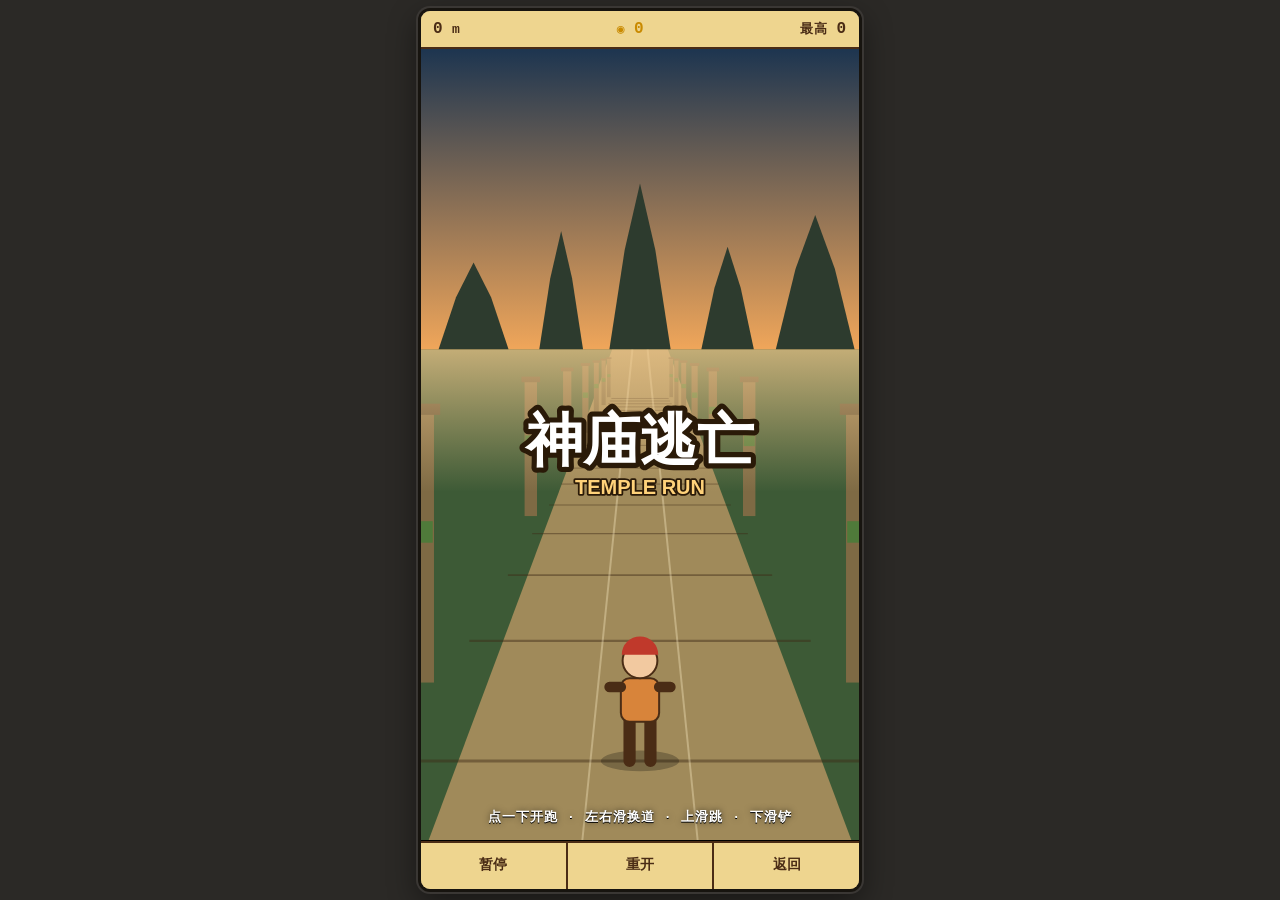
<file: temple/index.html>
<!DOCTYPE html>
<html lang="zh-CN">
<head>
<meta charset="utf-8">
<meta name="viewport" content="width=device-width,initial-scale=1,maximum-scale=1,user-scalable=no,viewport-fit=cover">
<meta name="theme-color" content="#2b2926">
<title>神庙逃亡</title>
<link rel="stylesheet" href="../common/shell.css">
</head>
<body>
<div id="phone"><div id="screen">
<div class="hud"><span><b id="dist">0</b> m</span><span style="color:#c98a00">◉ <b id="coins">0</b></span><span>最高 <b id="best">0</b></span></div>
<div class="stage" id="stage"><canvas id="cv"></canvas><div class="hint" id="hint">点一下开跑 · 左右滑换道 · 上滑跳 · 下滑铲</div></div>
<div class="softkeys"><button id="btnPause">暂停</button><button id="btnRestart">重开</button><button data-go="../index.html">返回</button></div>
<div class="overlay" id="overlay" hidden></div>
</div></div>
<script src="../common/shell.js"></script>
<script>
(function(){
'use strict';
const {$,clamp,rand,lerp,store,fit,watchResize,pointerPos,dialog,closeDialog,bindNav,text,makeFx}=Shell;
bindNav();
const cv=$('#cv'),g=cv.getContext('2d'),stage=$('#stage'),overlay=$('#overlay'),hint=$('#hint');
let W=0,H=0,dpr=1;
const ZFAR=2600,NEAR=340,JUMP_T=0.72,SLIDE_T=0.7;
const fx=makeFx();
const S={state:'ready',t:0,speed:0,dist:0,coins:0,best:store.get('aigame.temple.best',0),lane:1,laneX:1,jumpT:-1,slideT:-1,objs:[],nextZ:700,scroll:0,runT:0,modal:null,sw:null,fall:0};
function resize(){const f=fit(cv,stage);W=f.w;H=f.h;dpr=f.dpr;}
const proj=z=>NEAR/(NEAR+Math.max(-NEAR*0.7,z));
const horizon=()=>H*0.38,groundY=()=>H*0.9,laneGap=()=>W*0.3,halfW=()=>W*0.55;
function reset(){S.t=0;S.speed=0;S.dist=0;S.coins=0;S.lane=1;S.laneX=1;S.jumpT=-1;S.slideT=-1;S.objs=[];S.nextZ=700;S.scroll=0;S.runT=0;S.fall=0;fx.clear();hud();}
function start(){reset();S.state='play';hint.hidden=true;}
function hud(){$('#dist').textContent=Math.floor(S.dist);$('#coins').textContent=S.coins;$('#best').textContent=Math.max(S.best,score());}
const score=()=>Math.floor(S.dist)+S.coins*10;
function spawn(){
  while(S.nextZ<ZFAR){
    const z=S.nextZ,r=Math.random(),open=Math.floor(Math.random()*3);let extra=0;
    if(r<0.28){const lanes=[0,1,2].filter(l=>l!==open);const n=Math.random()<0.5?1:2;for(let i=0;i<n;i++)S.objs.push({type:'low',lane:lanes[i],z});if(Math.random()<0.5)for(let i=0;i<4;i++)S.objs.push({type:'coin',lane:lanes[0],z:z-90+i*60,hi:true});}
    else if(r<0.46){for(const l of [0,1,2])S.objs.push({type:'high',lane:l,z});}
    else if(r<0.72){for(const l of [0,1,2])if(l!==open)S.objs.push({type:'wall',lane:l,z});}
    else{const l=Math.floor(Math.random()*3);for(let i=0;i<6;i++)S.objs.push({type:'coin',lane:l,z:z+i*70});extra=380;}
    S.nextZ=z+rand(430,700)+extra-Math.min(150,S.t*4);
  }
}
const jumpH=()=>S.jumpT>=0?Math.sin(Math.PI*S.jumpT/JUMP_T):0;
function update(dt){
  if(S.state!=='play')return;
  S.t+=dt;S.speed=700+Math.min(1200,S.t*30);
  const dz=S.speed*dt;S.dist+=dz/100;S.scroll=(S.scroll+dz)%140;S.runT+=dt*S.speed/260;
  S.laneX=lerp(S.laneX,S.lane,Math.min(1,dt*12));
  if(S.jumpT>=0){S.jumpT+=dt;if(S.jumpT>JUMP_T)S.jumpT=-1;}
  if(S.slideT>=0){S.slideT+=dt;if(S.slideT>SLIDE_T)S.slideT=-1;}
  for(const o of S.objs)o.z-=dz;S.nextZ-=dz;
  S.objs=S.objs.filter(o=>o.z>-160&&!o.taken);
  spawn();
  const lane=Math.round(S.laneX);
  for(const o of S.objs){
    if(o.taken||o.z>45||o.z<-45||o.lane!==lane)continue;
    if(o.type==='coin'){if(!o.hi||jumpH()>0.3){o.taken=true;S.coins++;fx.pop('+10',W/2+(S.laneX-1)*laneGap(),groundY()-H*0.25,'#ffd23f',18*dpr);hud();}}
    else if(o.type==='low'){if(jumpH()<0.35)die(o);}
    else if(o.type==='high'){if(S.slideT<0)die(o);}
    else die(o);
  }
  fx.update(dt,0);
  if(Math.floor(S.dist)%1===0)hud();
}
function die(o){
  S.state='over';const sc=score();if(sc>S.best){S.best=sc;store.set('aigame.temple.best',S.best);}hud();
  fx.burst(W/2+(S.laneX-1)*laneGap(),groundY()-H*0.1,'#ffb385',16,H*0.3,4*dpr);
  const what=o.type==='low'?'被木栏绊倒了':o.type==='high'?'撞到横梁了':'撞墙了';
  S.modal=()=>dialog(overlay,{title:what,lines:['跑了 '+Math.floor(S.dist)+' 米 · 金币 '+S.coins,'得分 '+sc+' · 最高 '+S.best],buttons:[{label:'再跑一次',primary:true,onClick(){S.modal=null;start();}},{label:'返回',onClick(){location.href='../index.html';}}]});
  setTimeout(()=>{if(S.state==='over')S.modal();},500);
}
function pause(){
  if(S.state!=='play'||S.modal)return;
  S.modal=()=>dialog(overlay,{title:'暂停',lines:[Math.floor(S.dist)+' 米 · 金币 '+S.coins],buttons:[{label:'继续',primary:true,onClick(){S.modal=null;}},{label:'重开',onClick(){S.modal=null;start();}},{label:'返回',onClick(){location.href='../index.html';}}]});S.modal();
}
function input(dir){ // 0上 1右 2下 3左
  if(S.state!=='play')return;
  if(dir===3)S.lane=clamp(S.lane-1,0,2);else if(dir===1)S.lane=clamp(S.lane+1,0,2);
  else if(dir===0){if(S.jumpT<0&&S.slideT<0)S.jumpT=0;}else if(dir===2){if(S.slideT<0&&S.jumpT<0)S.slideT=0;}
}
cv.addEventListener('pointerdown',e=>{if(S.modal)return;e.preventDefault();if(S.state!=='play'){if(S.state==='ready'||S.state==='over')start();return;}S.sw={x:e.clientX,y:e.clientY,done:false};try{cv.setPointerCapture(e.pointerId);}catch(err){}});
cv.addEventListener('pointermove',e=>{const s=S.sw;if(!s||s.done)return;const dx=e.clientX-s.x,dy=e.clientY-s.y;if(Math.max(Math.abs(dx),Math.abs(dy))<22)return;s.done=true;input(Math.abs(dx)>Math.abs(dy)?(dx>0?1:3):(dy>0?2:0));});
const end=()=>{S.sw=null;};cv.addEventListener('pointerup',end);cv.addEventListener('pointercancel',end);
document.addEventListener('keydown',e=>{const m={ArrowUp:0,ArrowRight:1,ArrowDown:2,ArrowLeft:3,w:0,d:1,s:2,a:3,' ':0};if(e.key in m){e.preventDefault();if(S.state!=='play'&&!S.modal)start();else input(m[e.key]);}});
/* 绘制 */
function laneX(lane,p){return W/2+(lane-1)*laneGap()*p;}
function render(){
  g.setTransform(1,0,0,1,0,0);const hy=horizon(),gy=groundY();
  const sky=g.createLinearGradient(0,0,0,hy);sky.addColorStop(0,'#1d3550');sky.addColorStop(1,'#f0a65a');g.fillStyle=sky;g.fillRect(0,0,W,hy+2);
  // 远处神庙剪影
  g.fillStyle='#2d3b2e';for(const t of [[0.12,0.22,0.16],[0.32,0.3,0.1],[0.5,0.42,0.14],[0.7,0.26,0.12],[0.9,0.34,0.18]]){const x=t[0]*W,h=t[1]*H*0.5,w=t[2]*W;g.beginPath();g.moveTo(x-w/2,hy);g.lineTo(x-w/4,hy-h*0.6);g.lineTo(x,hy-h);g.lineTo(x+w/4,hy-h*0.6);g.lineTo(x+w/2,hy);g.closePath();g.fill();}
  // 地面与路
  g.fillStyle='#3d5a36';g.fillRect(0,hy,W,H-hy);
  const hw0=halfW(),pf=proj(ZFAR);
  g.fillStyle='#a08a5a';g.beginPath();g.moveTo(W/2-hw0,gy+H*0.2);g.lineTo(W/2-hw0*pf,hy);g.lineTo(W/2+hw0*pf,hy);g.lineTo(W/2+hw0,gy+H*0.2);g.closePath();g.fill();
  // 石板横线
  g.strokeStyle='rgba(60,40,20,.45)';
  for(let z=-S.scroll;z<ZFAR;z+=140){const p=proj(z);if(p<=0)continue;const y=hy+(gy-hy)*p;g.lineWidth=Math.max(1,3*p*dpr);g.beginPath();g.moveTo(W/2-hw0*p,y);g.lineTo(W/2+hw0*p,y);g.stroke();}
  // 车道线
  g.strokeStyle='rgba(255,240,200,.35)';g.lineWidth=2*dpr;for(const k of [-0.5,0.5]){g.beginPath();g.moveTo(W/2+k*laneGap(),gy+H*0.2);g.lineTo(W/2+k*laneGap()*pf,hy);g.stroke();}
  // 两侧石柱(远到近)
  for(let z=ZFAR-(S.scroll*3%420);z>-200;z-=420){const p=proj(z);const y=hy+(gy-hy)*p;const ph=H*0.42*p,pw=W*0.07*p;for(const side of [-1,1]){const x=W/2+side*hw0*1.12*p;g.fillStyle='#7e6a44';g.fillRect(x-pw/2,y-ph,pw,ph);g.fillStyle='#5a4a30';g.fillRect(x-pw*0.75,y-ph-pw*0.4,pw*1.5,pw*0.45);g.fillStyle='#4f7a3a';g.fillRect(x-pw*0.45,y-ph*0.6,pw*0.9,ph*0.08);}}
  // 雾
  const fog=g.createLinearGradient(0,hy,0,hy+H*0.18);fog.addColorStop(0,'rgba(240,200,140,.75)');fog.addColorStop(1,'rgba(240,200,140,0)');g.fillStyle=fog;g.fillRect(0,hy,W,H*0.18);
  // 物件
  const objs=S.objs.slice().sort((a,b)=>b.z-a.z);
  for(const o of objs){
    const p=proj(o.z);if(p<=0)continue;const x=laneX(o.lane,p),y=hy+(gy-hy)*p;const lw=laneGap()*0.8*p;
    if(o.type==='coin'){const r=W*0.032*p;const yy=y-H*0.08*p-(o.hi?H*0.12*p:0)-Math.sin(S.t*6+o.z*0.01)*3*dpr*p;g.fillStyle='#f5c518';g.beginPath();g.arc(x,yy,r,0,6.28);g.fill();g.lineWidth=Math.max(1,r*0.18);g.strokeStyle='#a87a00';g.stroke();g.beginPath();g.arc(x,yy,r*0.55,0,6.28);g.stroke();}
    else if(o.type==='low'){const h=H*0.07*p;g.fillStyle='#8a5a2b';Shell.rr(g,x-lw/2,y-h,lw,h,h*0.3);g.fill();g.lineWidth=2*dpr*p;g.strokeStyle='#3d2510';g.stroke();g.strokeStyle='rgba(0,0,0,.25)';g.beginPath();g.moveTo(x-lw/2,y-h/2);g.lineTo(x+lw/2,y-h/2);g.stroke();}
    else if(o.type==='high'){const h=H*0.05*p,top=y-H*0.3*p;g.fillStyle='#6e4a25';g.fillRect(x-lw/2,top-h,lw,h);g.lineWidth=2*dpr*p;g.strokeStyle='#2e1a08';g.strokeRect(x-lw/2,top-h,lw,h);if(o.lane!==1){const sx=o.lane===0?x-lw/2:x+lw/2;g.fillStyle='#5a3d1c';g.fillRect(sx-lw*0.06,top,lw*0.12,y-top);}}
    else{const h=H*0.3*p;g.fillStyle='#8f9aa3';g.fillRect(x-lw/2,y-h,lw,h);g.lineWidth=2*dpr*p;g.strokeStyle='#3b444c';g.strokeRect(x-lw/2,y-h,lw,h);g.strokeStyle='rgba(0,0,0,.25)';for(let i=1;i<4;i++){g.beginPath();g.moveTo(x-lw/2,y-h*i/4);g.lineTo(x+lw/2,y-h*i/4);g.stroke();}}
  }
  drawRunner();
  fx.draw(g,1);
  if(S.state==='ready'){text(g,'神庙逃亡',W/2,H*0.5,Math.min(W,H)*0.13,'#fff','#2a1a08');text(g,'TEMPLE RUN',W/2,H*0.5+Math.min(W,H)*0.1,Math.min(W,H)*0.045,'#ffd27a','#2a1a08');}
}
function drawRunner(){
  const x=laneX(S.laneX,1),gy=groundY();const sz=H*0.11;const jh=jumpH();const y=gy-jh*H*0.18;
  const slide=S.slideT>=0;const run=Math.sin(S.runT);
  g.save();g.translate(x,y);
  g.fillStyle='rgba(0,0,0,.25)';g.beginPath();g.ellipse(0,0,sz*0.45*(1-jh*0.4),sz*0.12*(1-jh*0.4),0,0,6.28);g.fill();
  if(slide)g.scale(1.25,0.55);
  g.lineCap='round';g.lineWidth=sz*0.14;g.strokeStyle='#4a2c15';
  // 腿
  g.beginPath();g.moveTo(-sz*0.12,-sz*0.5);g.lineTo(-sz*0.12+run*sz*0.2,jh>0?-sz*0.25:0);g.moveTo(sz*0.12,-sz*0.5);g.lineTo(sz*0.12-run*sz*0.2,jh>0?-sz*0.25:0);g.stroke();
  // 身体
  g.fillStyle='#d8843a';Shell.rr(g,-sz*0.22,-sz*0.95,sz*0.44,sz*0.5,sz*0.1);g.fill();g.lineWidth=2*dpr;g.strokeStyle='#4a2c15';g.stroke();
  // 手臂
  g.lineWidth=sz*0.12;g.beginPath();g.moveTo(-sz*0.22,-sz*0.85);g.lineTo(-sz*0.35,-sz*0.85-run*sz*0.25);g.moveTo(sz*0.22,-sz*0.85);g.lineTo(sz*0.35,-sz*0.85+run*sz*0.25);g.stroke();
  // 头
  g.fillStyle='#f2c9a0';g.beginPath();g.arc(0,-sz*1.15,sz*0.2,0,6.28);g.fill();g.lineWidth=2*dpr;g.stroke();
  g.fillStyle='#c0392b';g.beginPath();g.arc(0,-sz*1.22,sz*0.21,Math.PI,0);g.fill();
  g.restore();
}
$('#btnPause').addEventListener('click',pause);
$('#btnRestart').addEventListener('click',()=>{closeDialog(overlay);S.modal=null;start();});
document.addEventListener('visibilitychange',()=>{if(document.hidden)pause();});
resize();watchResize(stage,resize);hud();
Shell.makeLoop(dt=>{if(!S.modal)update(dt);render();}).start();
if(location.hash==='#auto')start();
})();
</script>
</body>
</html>
</file>
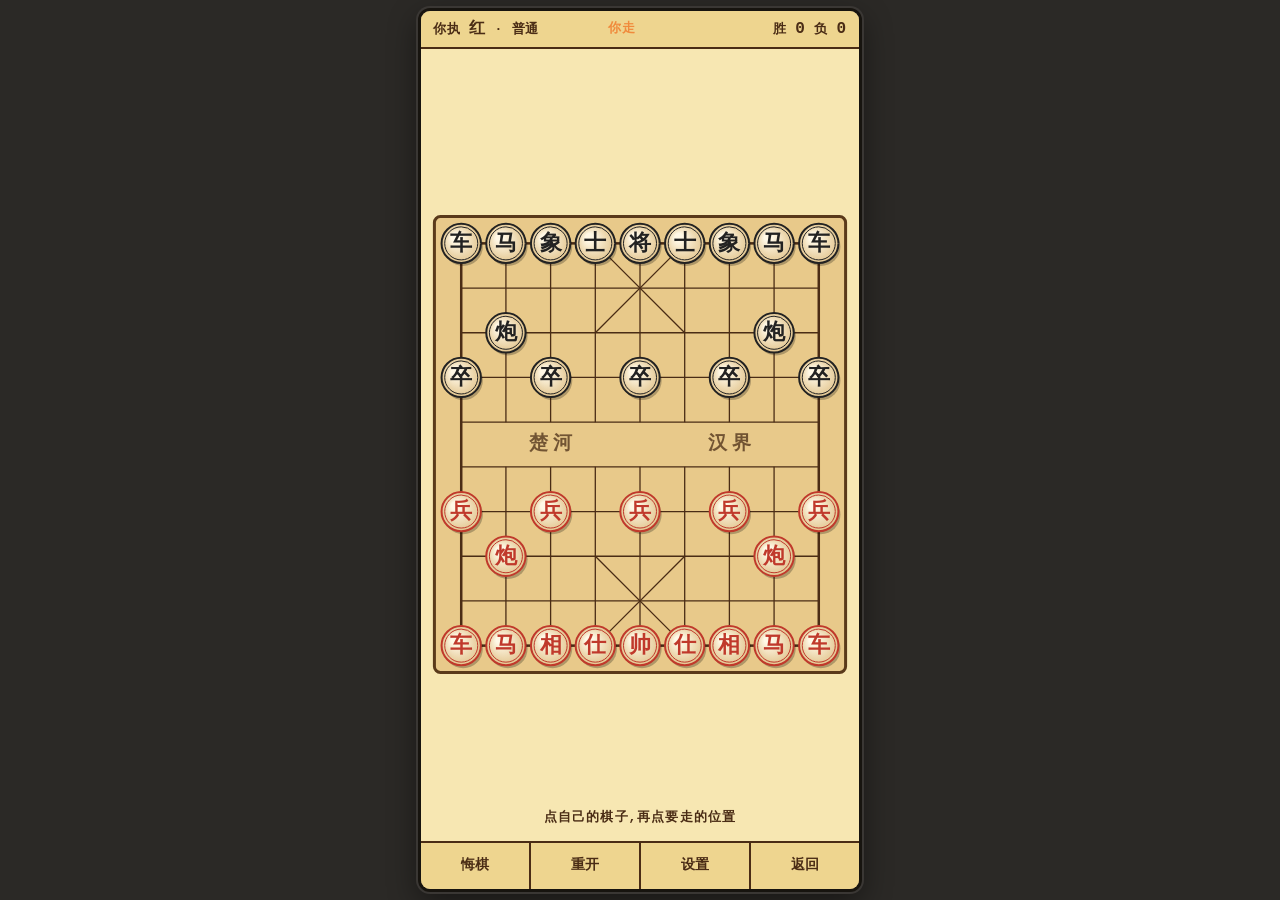
<file: xiangqi/index.html>
<!DOCTYPE html>
<html lang="zh-CN">
<head>
<meta charset="utf-8">
<meta name="viewport" content="width=device-width,initial-scale=1,maximum-scale=1,user-scalable=no,viewport-fit=cover">
<meta name="theme-color" content="#2b2926">
<title>中国象棋</title>
<link rel="stylesheet" href="../common/shell.css">
<style>.stage{background:var(--lcd)} .hud .turn{color:var(--accent)} .hud .chk{color:var(--red)}</style>
</head>
<body>
<div id="phone"><div id="screen">
<div class="hud"><span>你执 <b id="youSide">红</b> · <span id="levelName">普通</span></span><span class="turn" id="turn">你走</span><span class="chk" id="status"></span><span>胜 <b id="wins">0</b> 负 <b id="losses">0</b></span></div>
<div class="stage" id="stage"><canvas id="cv"></canvas><div class="hint" id="hint" style="color:var(--ink);text-shadow:none">点自己的棋子,再点要走的位置</div></div>
<div class="softkeys"><button id="btnUndo">悔棋</button><button id="btnRestart">重开</button><button id="btnSet">设置</button><button data-go="../index.html">返回</button></div>
<div class="overlay" id="overlay" hidden></div>
</div></div>
<script src="engine.js"></script>
<script src="../common/shell.js"></script>
<script>
(function(){
'use strict';
const {$,store,fit,watchResize,pointerPos,dialog,closeDialog,bindNav,text}=Shell;
bindNav();
const X=Xiangqi;
const cv=$('#cv'),g=cv.getContext('2d'),stage=$('#stage'),overlay=$('#overlay'),hint=$('#hint');
const LEVELS=['','简单','普通','困难'];
const set=store.get('aigame.xiangqi.set',{level:2,humanRed:true});
const rec=store.get('aigame.xiangqi.rec',{w:0,l:0,d:0});
let W=0,H=0,dpr=1,cell=0,ox=0,oy=0;
const S={board:X.INIT.slice(),human:0,ai:1,turn:0,hist:[],keys:[],sel:-1,targets:[],thinking:false,over:false,modal:null,anim:null,check:false,reqId:0};
let worker=null;
try{worker=new Worker('worker.js');worker.onmessage=e=>{const d=e.data;if(d.id!==S.reqId||!S.thinking)return;applyAi(d.move);};worker.onerror=()=>{worker=null;if(S.thinking)aiMoveSync();};}catch(e){worker=null;}
function resize(){const f=fit(cv,stage);W=f.w;H=f.h;dpr=f.dpr;cell=Math.min(W/9.8,H/10.9);ox=(W-cell*8)/2;oy=(H-cell*9)/2;render();}
const flip=()=>S.human===1;
function disp(r,c){return flip()?[9-r,8-c]:[r,c];}
function newGame(){
  S.board=X.INIT.slice();S.human=set.humanRed?0:1;S.ai=1-S.human;S.turn=0;S.hist=[];S.keys=[X.key(S.board,0)];S.sel=-1;S.targets=[];S.thinking=false;S.over=false;S.modal=null;S.anim=null;S.check=false;S.reqId++;
  closeDialog(overlay);hint.hidden=false;hud();render();
  if(S.turn===S.ai)aiMove();
}
function hud(){$('#youSide').textContent=S.human===0?'红':'黑';$('#levelName').textContent=LEVELS[set.level];$('#wins').textContent=rec.w;$('#losses').textContent=rec.l;
  $('#turn').textContent=S.over?'已结束':(S.thinking?'电脑思考中…':(S.turn===S.human?'你走':'电脑走'));$('#status').textContent=S.check&&!S.over?'将军!':'';}
function legalFrom(i){return X.genLegal(S.board,S.turn).filter(m=>m.from===i).map(m=>m.to);}
function doMove(from,to){
  const piece=S.board[from];const cap=X.make(S.board,from,to);S.hist.push({from,to,cap});const next=1-S.turn;S.turn=next;S.keys.push(X.key(S.board,next));
  S.sel=-1;S.targets=[];hint.hidden=true;
  S.anim={from,to,piece,t:0};
  const over=X.gameOver(S.board,next);S.check=X.inCheck(S.board,next);
  if(over){finish(next===S.human?'lose':'win',over);}
  else if(S.hist.length>=400){finish('draw','long');}
  else{hud();if(next===S.ai)aiMove();}
}
function finish(res,why){S.over=true;S.thinking=false;if(res==='win')rec.w++;else if(res==='lose')rec.l++;else rec.d++;store.set('aigame.xiangqi.rec',rec);hud();
  const title=res==='win'?(why==='checkmate'?'将死!你赢了':'困毙!你赢了'):(res==='lose'?(why==='checkmate'?'你被将死了':'你被困毙了'):'和棋');
  S.modal=()=>dialog(overlay,{title,lines:['共 '+S.hist.length+' 步 · 难度 '+LEVELS[set.level],'战绩 '+rec.w+' 胜 '+rec.l+' 负'],buttons:[{label:'再来一局',primary:true,onClick(){newGame();}},{label:'看棋盘',onClick(){S.modal=null;}}]});
  setTimeout(()=>{if(S.over&&S.modal)S.modal();},700);}
function aiMove(){
  S.thinking=true;hud();const id=++S.reqId;
  const msg={id,board:S.board.slice(),side:S.ai,level:set.level,timeMs:set.level===1?300:(set.level===2?900:2200),history:S.keys.slice(-40)};
  if(worker){try{worker.postMessage(msg);return;}catch(e){worker=null;}}
  aiMoveSync(msg);
}
function aiMoveSync(msg){msg=msg||{id:S.reqId,board:S.board.slice(),side:S.ai,level:set.level,timeMs:set.level===1?300:(set.level===2?900:2200),history:S.keys.slice(-40)};
  setTimeout(()=>{if(msg.id!==S.reqId||!S.thinking)return;applyAi(X.chooseMove(msg.board,msg.side,{level:msg.level,timeMs:msg.timeMs,history:msg.history}));},60);}
function applyAi(mv){S.thinking=false;if(!mv){finish('win','stalemate');return;}doMove(mv.from,mv.to);render();}
cv.addEventListener('pointerdown',e=>{
  if(S.modal||S.over||S.thinking||S.turn!==S.human||S.anim)return;e.preventDefault();
  const p=pointerPos(cv,e);let c=Math.round((p.x-ox)/cell),r=Math.round((p.y-oy)/cell);if(r<0||c<0||r>9||c>8)return;
  if(Math.hypot(p.x-(ox+c*cell),p.y-(oy+r*cell))>cell*0.55)return;
  if(flip()){r=9-r;c=8-c;}
  const i=r*9+c,pc=S.board[i];
  if(S.sel>=0&&S.targets.indexOf(i)>=0){doMove(S.sel,i);render();return;}
  if(pc&&X.sideOf(pc)===S.human){S.sel=i;S.targets=legalFrom(i);}else{S.sel=-1;S.targets=[];}
  render();
});
function undo(){if(S.thinking||S.modal||S.anim)return;if(!S.hist.length)return;
  if(S.over){S.over=false;}
  let n=(S.turn===S.human)?2:1;
  while(n-->0&&S.hist.length){const h=S.hist.pop();X.unmake(S.board,h.from,h.to,h.cap);S.keys.pop();S.turn=1-S.turn;}
  S.sel=-1;S.targets=[];S.check=X.inCheck(S.board,S.turn);hud();render();
  if(S.turn===S.ai)aiMove();}
function settings(){
  S.modal=settings;
  dialog(overlay,{title:'设置',build(d){
    const row=(label,opts,cur,on)=>{const p=document.createElement('p');p.textContent=label;d.appendChild(p);const bs=document.createElement('div');bs.className='btns';bs.style.marginTop='4px';
      opts.forEach(o=>{const b=document.createElement('button');b.textContent=o.label;if(o.v===cur)b.className='pri';b.addEventListener('click',()=>{on(o.v);closeDialog(overlay);S.modal=null;store.set('aigame.xiangqi.set',set);newGame();});bs.appendChild(b);});d.appendChild(bs);};
    row('难度(困难档每步想 2 秒左右)',[{label:'简单',v:1},{label:'普通',v:2},{label:'困难',v:3}],set.level,v=>{set.level=v;});
    row('执子(改动后重开一局)',[{label:'执红先走',v:true},{label:'执黑后走',v:false}],set.humanRed,v=>{set.humanRed=v;});
  },buttons:[{label:'关闭',onClick(){S.modal=null;}}]});
}
/* 绘制 */
function pos(r,c){const d=disp(r,c);return [ox+d[1]*cell,oy+d[0]*cell];}
function render(){
  g.setTransform(1,0,0,1,0,0);g.clearRect(0,0,W,H);
  const x0=ox-cell*0.6,y0=oy-cell*0.6,bw=cell*8+cell*1.2,bh=cell*9+cell*1.2;
  g.fillStyle='#e8c98a';Shell.rr(g,x0,y0,bw,bh,6*dpr);g.fill();g.lineWidth=3*dpr;g.strokeStyle='#5a3a1a';g.stroke();
  g.strokeStyle='#4a2c15';g.lineWidth=1.3*dpr;
  for(let r=0;r<10;r++){g.beginPath();g.moveTo(ox,oy+r*cell);g.lineTo(ox+8*cell,oy+r*cell);g.stroke();}
  for(let c=0;c<9;c++){if(c===0||c===8){g.beginPath();g.moveTo(ox+c*cell,oy);g.lineTo(ox+c*cell,oy+9*cell);g.stroke();}
    else{g.beginPath();g.moveTo(ox+c*cell,oy);g.lineTo(ox+c*cell,oy+4*cell);g.stroke();g.beginPath();g.moveTo(ox+c*cell,oy+5*cell);g.lineTo(ox+c*cell,oy+9*cell);g.stroke();}}
  for(const top of [0,7]){g.beginPath();g.moveTo(ox+3*cell,oy+top*cell);g.lineTo(ox+5*cell,oy+(top+2)*cell);g.moveTo(ox+5*cell,oy+top*cell);g.lineTo(ox+3*cell,oy+(top+2)*cell);g.stroke();}
  g.lineWidth=2.5*dpr;g.strokeRect(ox,oy,8*cell,9*cell);
  // 兵/炮位标记
  const mark=(r,c)=>{const x=ox+c*cell,y=oy+r*cell,s=cell*0.08,gp=cell*0.06;g.lineWidth=1.2*dpr;for(const sx of [-1,1])for(const sy of [-1,1]){if((c===0&&sx<0)||(c===8&&sx>0))continue;g.beginPath();g.moveTo(x+sx*gp,y+sy*(gp+s));g.lineTo(x+sx*gp,y+sy*gp);g.lineTo(x+sx*(gp+s),y+sy*gp);g.stroke();}};
  for(const r of [3,6])for(const c of [0,2,4,6,8])mark(r,c);for(const r of [2,7])for(const c of [1,7])mark(r,c);
  g.fillStyle='rgba(74,44,21,.75)';const rf=flip();text(g,rf?'汉 界':'楚 河',ox+2*cell,oy+4.5*cell,cell*0.42,'rgba(74,44,21,.75)',null,'center','"KaiTi","STKaiti","楷体",serif');text(g,rf?'楚 河':'汉 界',ox+6*cell,oy+4.5*cell,cell*0.42,'rgba(74,44,21,.75)',null,'center','"KaiTi","STKaiti","楷体",serif');
  // 上一步标记
  const last=S.hist.length?S.hist[S.hist.length-1]:null;
  if(last){for(const i of [last.from,last.to]){const [x,y]=pos((i-i%9)/9,i%9);g.strokeStyle='rgba(240,138,60,.9)';g.lineWidth=2*dpr;g.strokeRect(x-cell*0.46,y-cell*0.46,cell*0.92,cell*0.92);}}
  // 可走点
  for(const t of S.targets){const [x,y]=pos((t-t%9)/9,t%9);if(S.board[t]){g.strokeStyle='rgba(217,69,58,.9)';g.lineWidth=3*dpr;g.beginPath();g.arc(x,y,cell*0.48,0,6.28);g.stroke();}else{g.fillStyle='rgba(46,125,79,.75)';g.beginPath();g.arc(x,y,cell*0.13,0,6.28);g.fill();}}
  // 棋子
  const a=S.anim;
  for(let i=0;i<90;i++){const p=S.board[i];if(!p)continue;if(a&&i===a.to)continue;const [x,y]=pos((i-i%9)/9,i%9);drawPiece(x,y,p,i===S.sel);}
  if(a){const [fx,fy]=pos((a.from-a.from%9)/9,a.from%9),[tx,ty]=pos((a.to-a.to%9)/9,a.to%9);const k=Math.min(1,a.t/0.16);const e=1-(1-k)*(1-k);drawPiece(fx+(tx-fx)*e,fy+(ty-fy)*e,a.piece,false);}
}
function drawPiece(x,y,p,sel){
  const r=cell*0.44,red=X.sideOf(p)===0,col=red?'#c0392b':'#222';
  g.fillStyle='rgba(0,0,0,.25)';g.beginPath();g.arc(x+2*dpr,y+3*dpr,r,0,6.28);g.fill();
  const gr=g.createRadialGradient(x-r*0.3,y-r*0.3,r*0.2,x,y,r);gr.addColorStop(0,'#fff8e6');gr.addColorStop(1,'#e2c58f');g.fillStyle=gr;g.beginPath();g.arc(x,y,r,0,6.28);g.fill();
  g.lineWidth=2*dpr;g.strokeStyle=col;g.stroke();g.beginPath();g.arc(x,y,r*0.84,0,6.28);g.lineWidth=1*dpr;g.stroke();
  if(sel){g.strokeStyle='#f08a3c';g.lineWidth=3*dpr;g.beginPath();g.arc(x,y,r+3*dpr,0,6.28);g.stroke();}
  text(g,X.CHARS[p],x,y+cell*0.02,cell*0.5,col,null,'center','"KaiTi","STKaiti","楷体","Noto Serif CJK SC",serif');
}
$('#btnUndo').addEventListener('click',undo);
$('#btnRestart').addEventListener('click',()=>{if(S.anim)return;newGame();});
$('#btnSet').addEventListener('click',()=>{if(!S.modal)settings();});
resize();watchResize(stage,resize);
Shell.makeLoop(dt=>{if(S.anim){S.anim.t+=dt;if(S.anim.t>=0.16)S.anim=null;render();}}).start();
newGame();
})();
</script>
</body>
</html>
</file>
<file: common/shell.css>
/* AIGAME 公共壳:手机机身 + 屏幕 + HUD + 软键 + 对话框 */
:root{
  --lcd:#f7e7b2;--lcd-deep:#eed58f;--lcd-card:#fff8dd;
  --ink:#4a2c15;--ink-soft:#8a6a45;
  --accent:#f08a3c;--green:#2e7d4f;--green-light:#6fcf8a;--red:#d9453a;
  --bezel:#2b2926;--bezel-hi:#3a3734;
  --font-cn:"PingFang SC","Hiragino Sans GB","Microsoft YaHei","Noto Sans CJK SC",system-ui,sans-serif;
  --font-mono:ui-monospace,"SF Mono",Menlo,Consolas,"Courier New",monospace;
}
*{box-sizing:border-box}
[hidden]{display:none!important}
html,body{margin:0;height:100%}
body{background:var(--bezel);color:var(--ink);font-family:var(--font-cn);font-size:14px;line-height:1.4;overscroll-behavior:none;-webkit-tap-highlight-color:transparent;user-select:none;-webkit-user-select:none;touch-action:manipulation;-webkit-text-size-adjust:100%}
button{font-family:inherit}
button:focus-visible{outline:3px solid var(--accent);outline-offset:2px}
#phone{max-width:460px;margin:0 auto;height:100vh;height:100dvh;display:flex;flex-direction:column;padding:8px 8px calc(8px + env(safe-area-inset-bottom))}
#screen{flex:1;min-height:0;display:flex;flex-direction:column;background:var(--lcd);border:3px solid #17140f;border-radius:12px;box-shadow:inset 0 0 0 2px #7d6440,0 0 0 2px var(--bezel-hi),0 10px 30px rgba(0,0,0,.45);overflow:hidden;position:relative}

.hud{display:flex;justify-content:space-between;align-items:center;gap:10px;padding:7px 12px;border-bottom:2px solid var(--ink);background:var(--lcd-deep);font-family:var(--font-mono);font-weight:700;font-size:13px;letter-spacing:.06em;flex:none;font-variant-numeric:tabular-nums;white-space:nowrap}
.hud b{font-size:16px}
.hud .lives{color:var(--red);letter-spacing:.1em;font-size:15px}
.hud .stars{color:#e0a400;letter-spacing:.05em;font-size:15px}

.stage{flex:1;min-height:0;position:relative;overflow:hidden;background:#000}
.stage canvas{display:block;touch-action:none;position:absolute;left:0;top:0}
.hint{position:absolute;left:0;right:0;bottom:14px;text-align:center;font-family:var(--font-mono);font-weight:700;font-size:13px;color:#fff;text-shadow:0 1px 0 #000,0 0 6px rgba(0,0,0,.6);pointer-events:none;letter-spacing:.08em;padding:0 12px}

.softkeys{display:flex;border-top:2px solid var(--ink);background:var(--lcd-deep);font-family:var(--font-mono);font-weight:700;letter-spacing:.08em;flex:none}
.softkeys button{flex:1;background:none;border:0;color:var(--ink);font:inherit;padding:11px 8px;font-size:14px;cursor:pointer;min-height:46px}
.softkeys button+button{border-left:2px solid var(--ink)}
.softkeys button:active{background:var(--accent);color:#fff}

.overlay{position:absolute;inset:0;background:rgba(74,44,21,.45);display:flex;align-items:center;justify-content:center;padding:20px;z-index:5}
.dlg{background:var(--lcd);border:3px solid var(--ink);border-radius:10px;box-shadow:4px 4px 0 var(--ink);padding:16px 18px;width:100%;max-width:310px;text-align:center;max-height:100%;overflow:auto}
.dlg h2{margin:0 0 8px;font-size:20px;letter-spacing:.06em;text-wrap:balance}
.dlg p{margin:4px 0;font-family:var(--font-mono);font-weight:700;font-size:13px}
.dlg .txt{text-align:left;font-size:13px;line-height:1.6;margin:6px 0}
.dlg .txt b{color:var(--accent)}
.dlg .btns{display:flex;gap:10px;justify-content:center;margin-top:14px;flex-wrap:wrap}
.dlg button{min-width:96px;padding:10px 14px;border:2px solid var(--ink);border-radius:8px;background:var(--lcd-card);font:inherit;font-weight:700;color:var(--ink);box-shadow:2px 2px 0 var(--ink);cursor:pointer}
.dlg button.pri{background:var(--accent);color:#fff}
.dlg button:active{transform:translate(2px,2px);box-shadow:0 0 0 var(--ink)}
.lvgrid{display:grid;grid-template-columns:repeat(4,1fr);gap:6px;max-height:46vh;overflow:auto;margin-top:8px;padding:2px}
.lvgrid button{min-width:0;padding:8px 0;font-family:var(--font-mono);font-size:13px;font-variant-numeric:tabular-nums;line-height:1.3}
.lvgrid button small{display:block;font-size:11px;color:#e0a400}
.lvgrid button.done{background:var(--green-light)}
.lvgrid button.cur{outline:3px solid var(--accent);outline-offset:1px}
</file>
